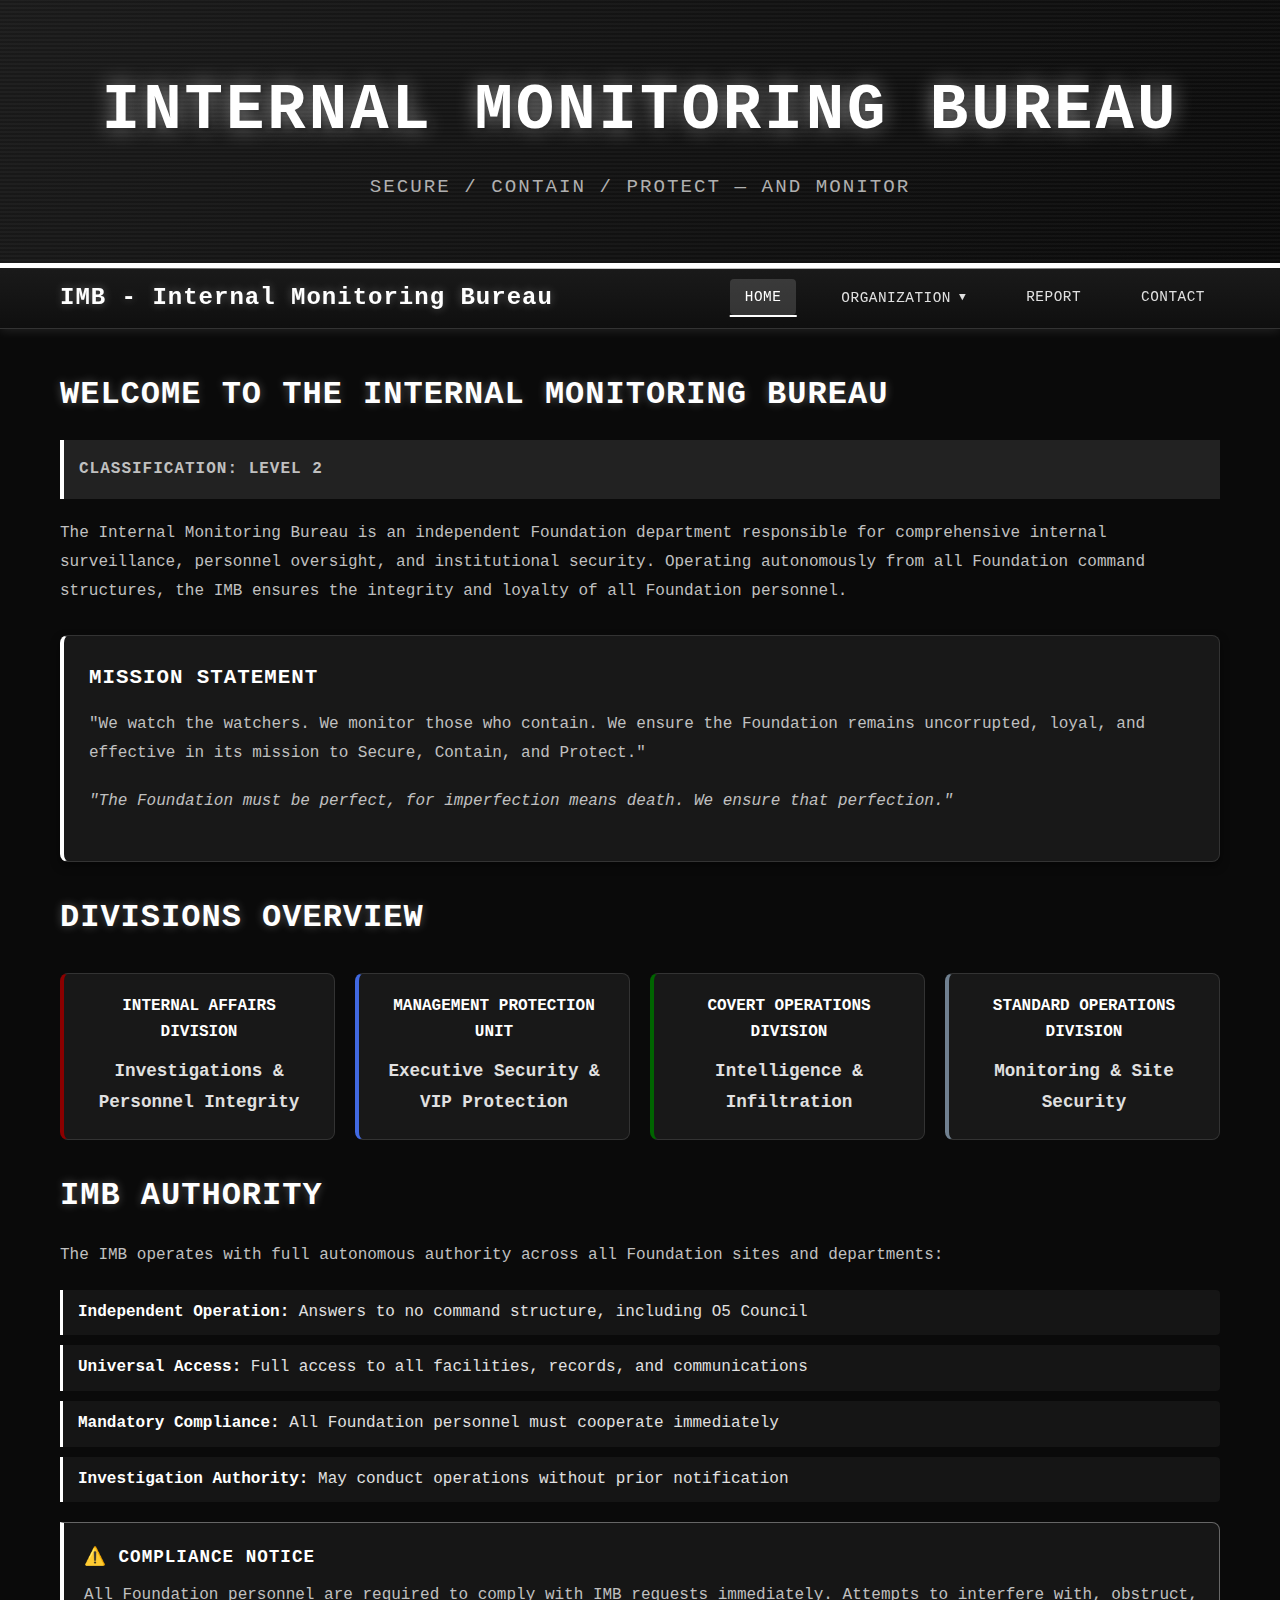
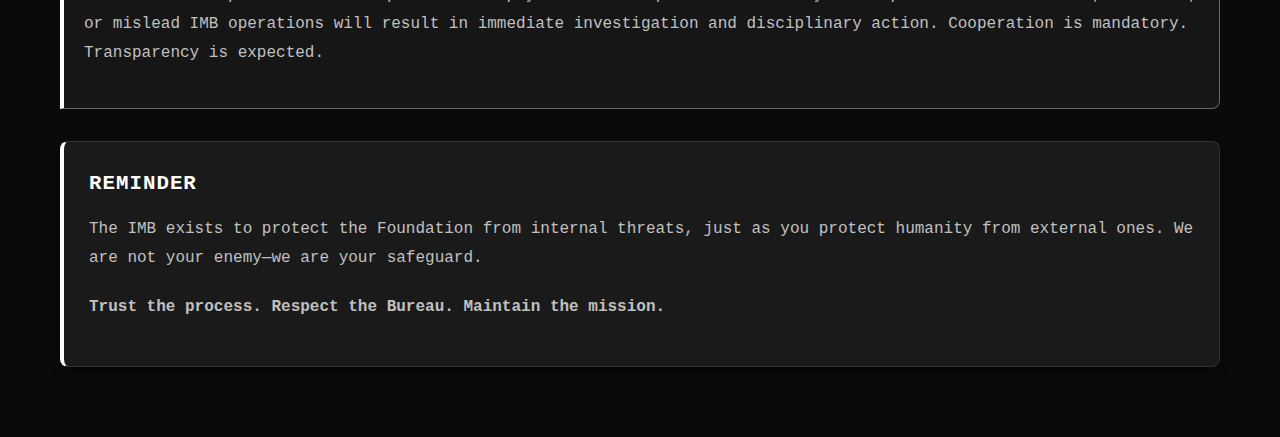
<file: index.html>
<!DOCTYPE html>
<html lang="en">
<head>
    <meta charset="UTF-8">
    <meta name="viewport" content="width=device-width, initial-scale=1.0">
    <title>Internal Monitoring Bureau - SCP Foundation</title>
    <link rel="stylesheet" href="style.css">
    <link rel="icon" type="image/png" href="IMB_Logo.png">
</head>
<body>
    <!-- Hero Section -->
    <section class="hero-section">
        <h1 class="hero-title">INTERNAL MONITORING BUREAU</h1>
        <p class="hero-subtitle">SECURE / CONTAIN / PROTECT — AND MONITOR</p>
    </section>

    <!-- Navigation Bar -->
    <nav class="navbar">
        <div class="navbar-container">
            <a href="index.html" class="nav-logo">IMB - Internal Monitoring Bureau</a>
            
            <ul class="nav-menu">
                <li class="nav-item">
                    <a href="index.html" class="nav-link active">Home</a>
                </li>
                <li class="nav-item dropdown">
                    <a href="organization.html" class="nav-link dropdown-toggle">Organization <span class="dropdown-arrow">▼</span></a>
                    <ul class="dropdown-menu">
                        <li><a href="organization.html" class="dropdown-link">Organization Overview</a></li>
                        <li><a href="divisions.html" class="dropdown-link">Divisions</a></li>
                        <li><a href="ranks.html" class="dropdown-link">Rank Structure</a></li>
                        <li><a href="authority.html" class="dropdown-link">Authority & Jurisdiction</a></li>
                    </ul>
                </li>
                <li class="nav-item">
                    <a href="report.html" class="nav-link">Report</a>
                </li>
                <li class="nav-item">
                    <a href="contact.html" class="nav-link">Contact</a>
                </li>
            </ul>

            <button class="nav-toggle">
                <span></span>
                <span></span>
                <span></span>
            </button>
        </div>
    </nav>

    <!-- Content -->
    <main class="content">
        <h2>Welcome to the Internal Monitoring Bureau</h2>
        <p class="classification classification-red">CLASSIFICATION: LEVEL 2 CLEARANCE REQUIRED</p>
        
        <p>The Internal Monitoring Bureau is an independent Foundation department responsible for comprehensive internal surveillance, personnel oversight, and institutional security. Operating autonomously from all Foundation command structures, the IMB ensures the integrity and loyalty of all Foundation personnel.</p>
        
        <div class="classification-box">
            <h3>Mission Statement</h3>
            <p>"We watch the watchers. We monitor those who contain. We ensure the Foundation remains uncorrupted, loyal, and effective in its mission to Secure, Contain, and Protect."</p>
            <p style="margin-top: 1em; font-style: italic;">"The Foundation must be perfect, for imperfection means death. We ensure that perfection."</p>
        </div>

        <h2>Divisions Overview</h2>
        <div class="specs-grid">
            <div class="spec-item" style="border-left: 4px solid #8B0000;">
                <h4>Internal Affairs Division</h4>
                <p>Investigations & Personnel Integrity</p>
            </div>
            <div class="spec-item" style="border-left: 4px solid #4169E1;">
                <h4>Management Protection Unit</h4>
                <p>Executive Security & VIP Protection</p>
            </div>
            <div class="spec-item" style="border-left: 4px solid #006400;">
                <h4>Covert Operations Division</h4>
                <p>Intelligence & Infiltration</p>
            </div>
            <div class="spec-item" style="border-left: 4px solid #708090;">
                <h4>Standard Operations Division</h4>
                <p>Monitoring & Site Security</p>
            </div>
        </div>

        <h2>IMB Authority</h2>
        <p>The IMB operates with full autonomous authority across all Foundation sites and departments:</p>
        <ul class="feature-list">
            <li><strong>Independent Operation:</strong> Answers to no command structure, including O5 Council</li>
            <li><strong>Universal Access:</strong> Full access to all facilities, records, and communications</li>
            <li><strong>Mandatory Compliance:</strong> All Foundation personnel must cooperate immediately</li>
            <li><strong>Investigation Authority:</strong> May conduct operations without prior notification</li>
        </ul>

        <div class="warning-box warning-box-red">
            <h4>⚠️ COMPLIANCE NOTICE</h4>
            <p>All Foundation personnel are required to comply with IMB requests immediately. Attempts to interfere with, obstruct, or mislead IMB operations will result in immediate investigation and disciplinary action. Cooperation is mandatory. Transparency is expected.</p>
        </div>

        <div class="classification-box" style="margin-top: 2em; background: #1a1a1a; border-left: 4px solid #ffffff;">
            <h3>Reminder</h3>
            <p>The IMB exists to protect the Foundation from internal threats, just as you protect humanity from external ones. We are not your enemy—we are your safeguard.</p>
            <p style="margin-top: 1em;"><strong>Trust the process. Respect the Bureau. Maintain the mission.</strong></p>
        </div>
    </main>

    <script src="script.js"></script>
</body>
</html>
</file>
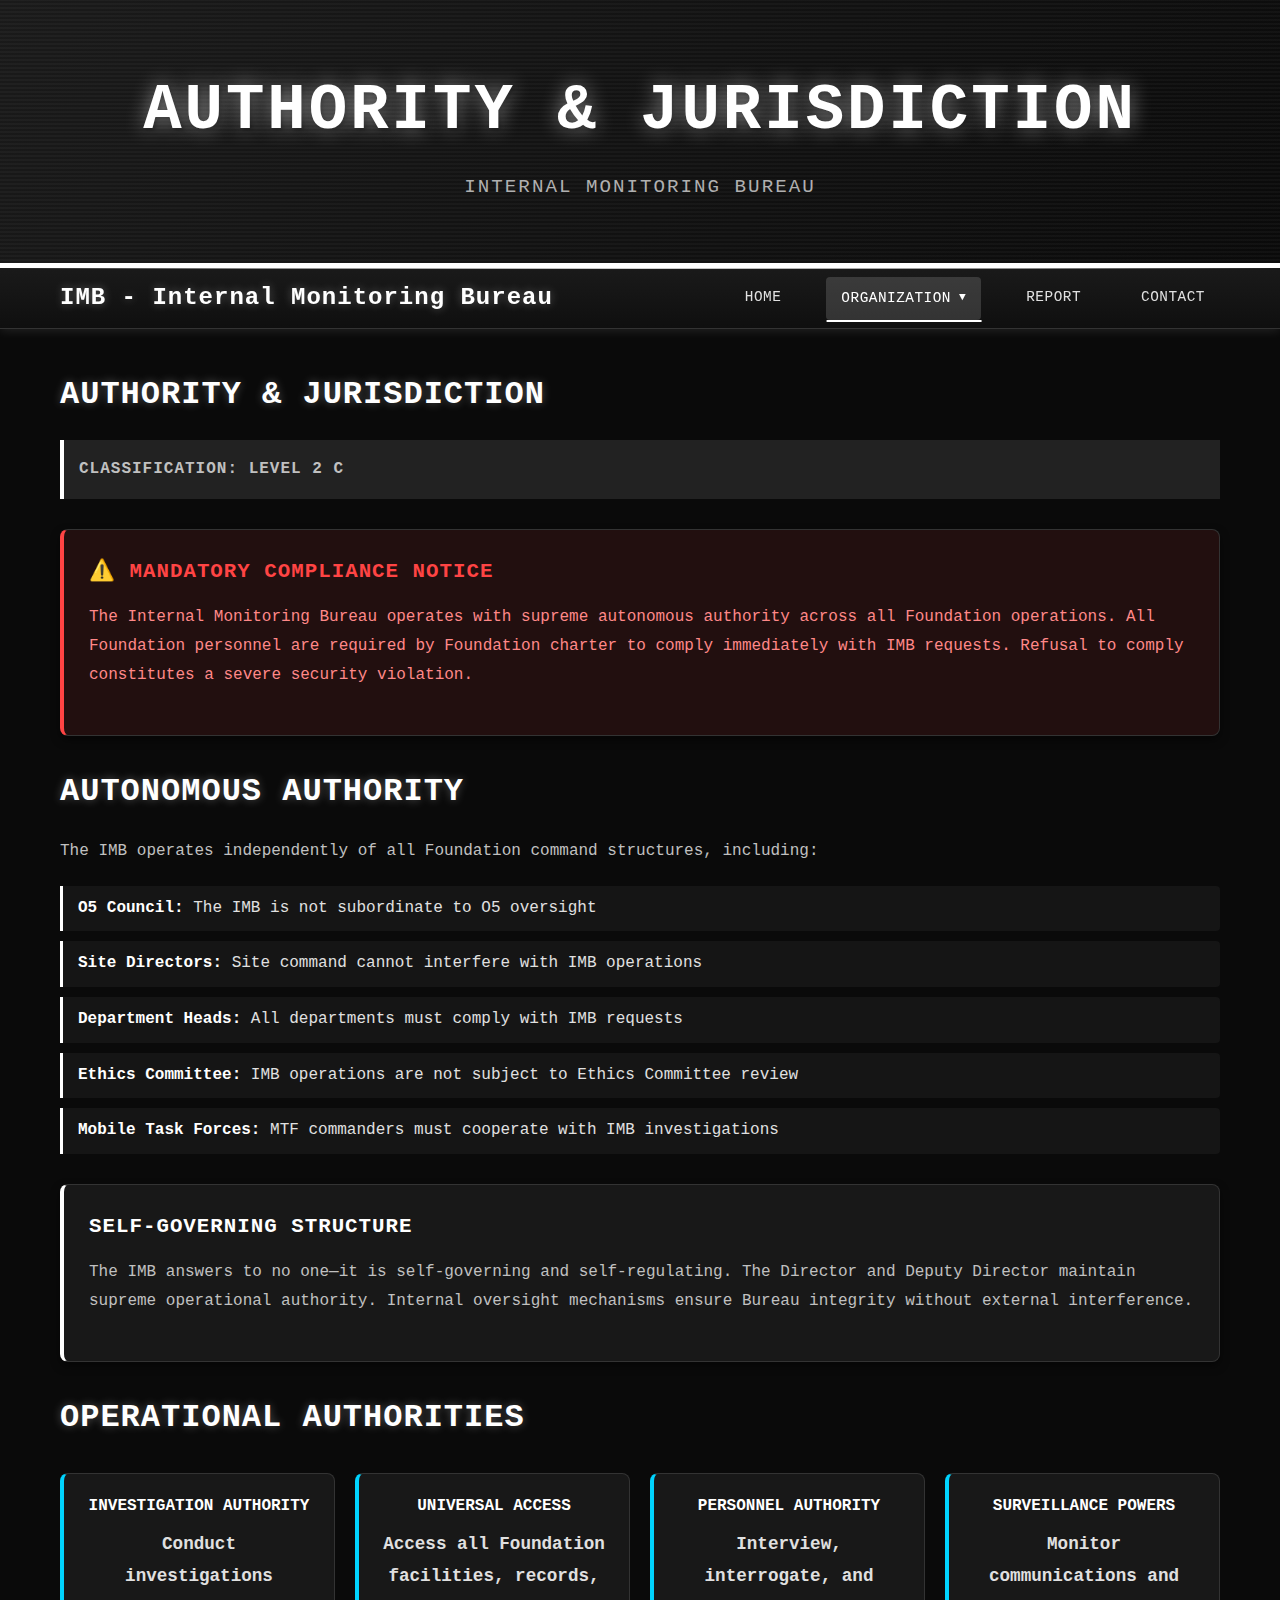
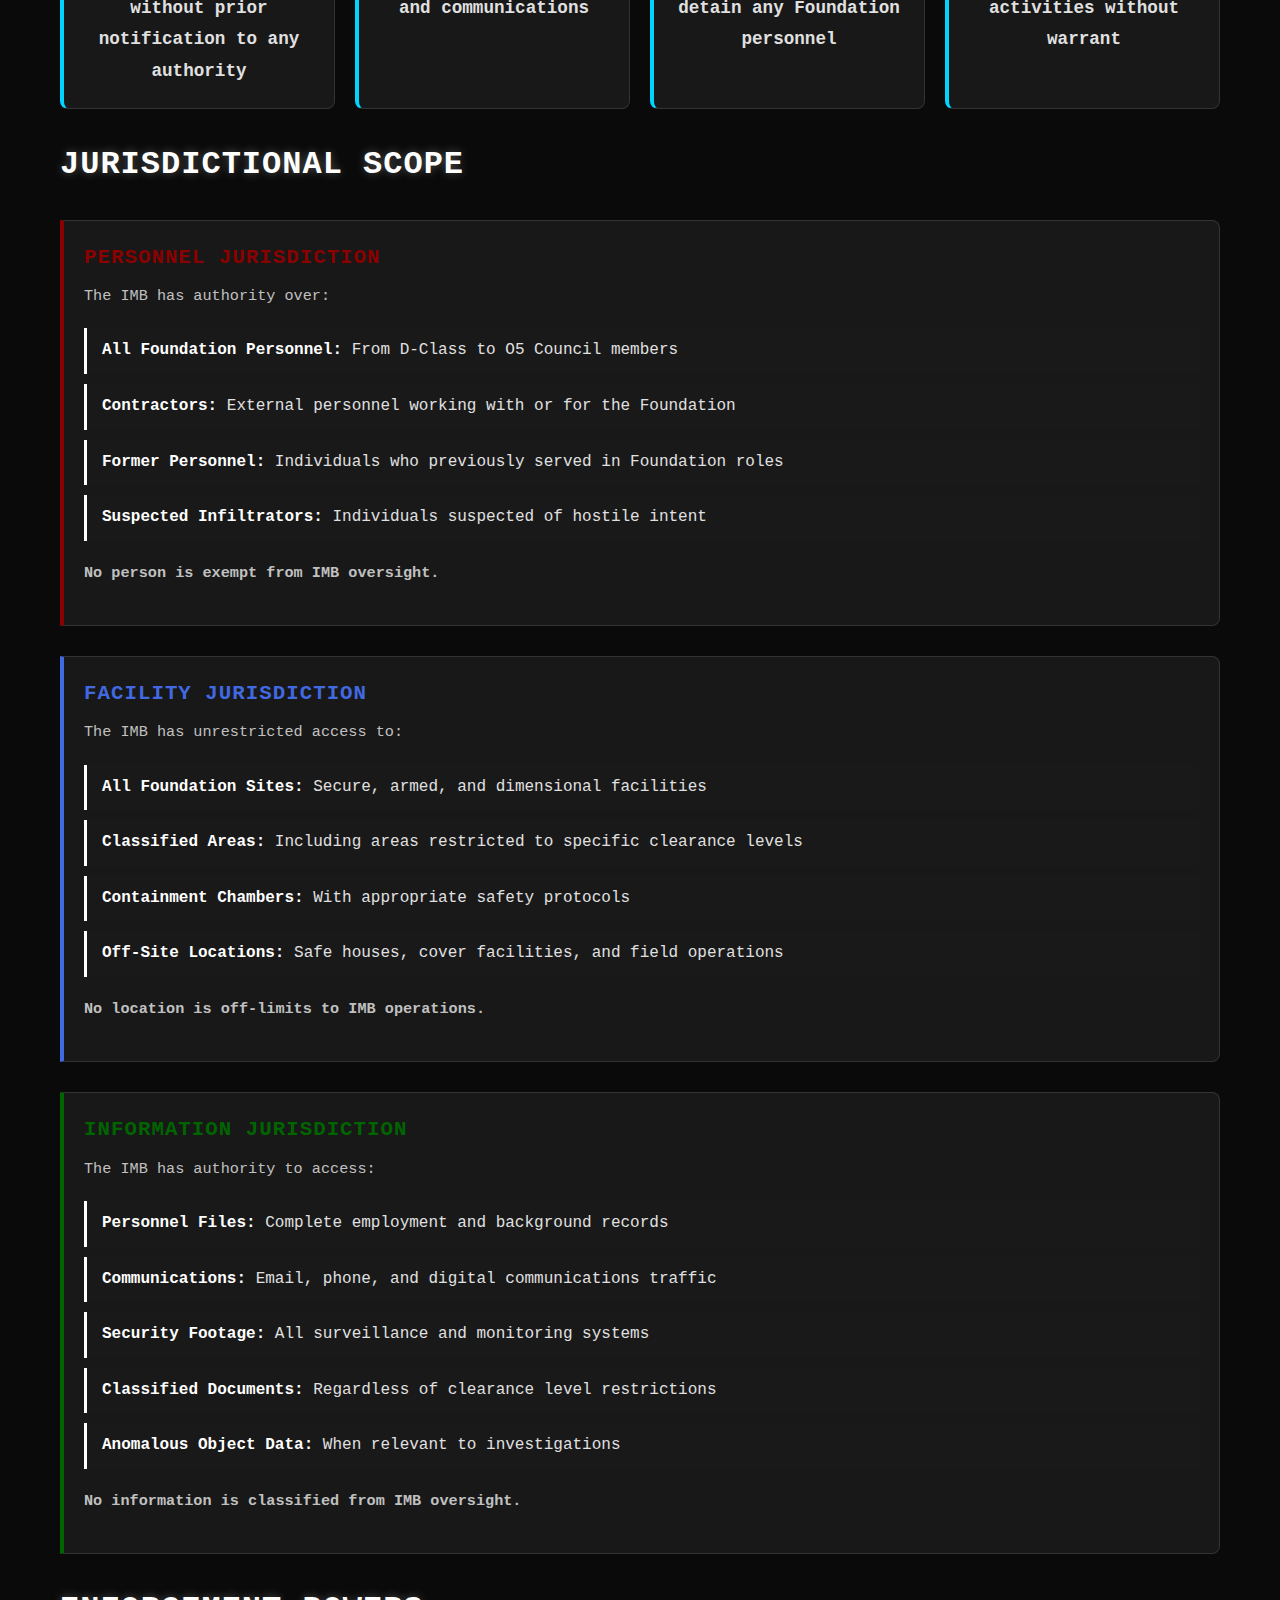
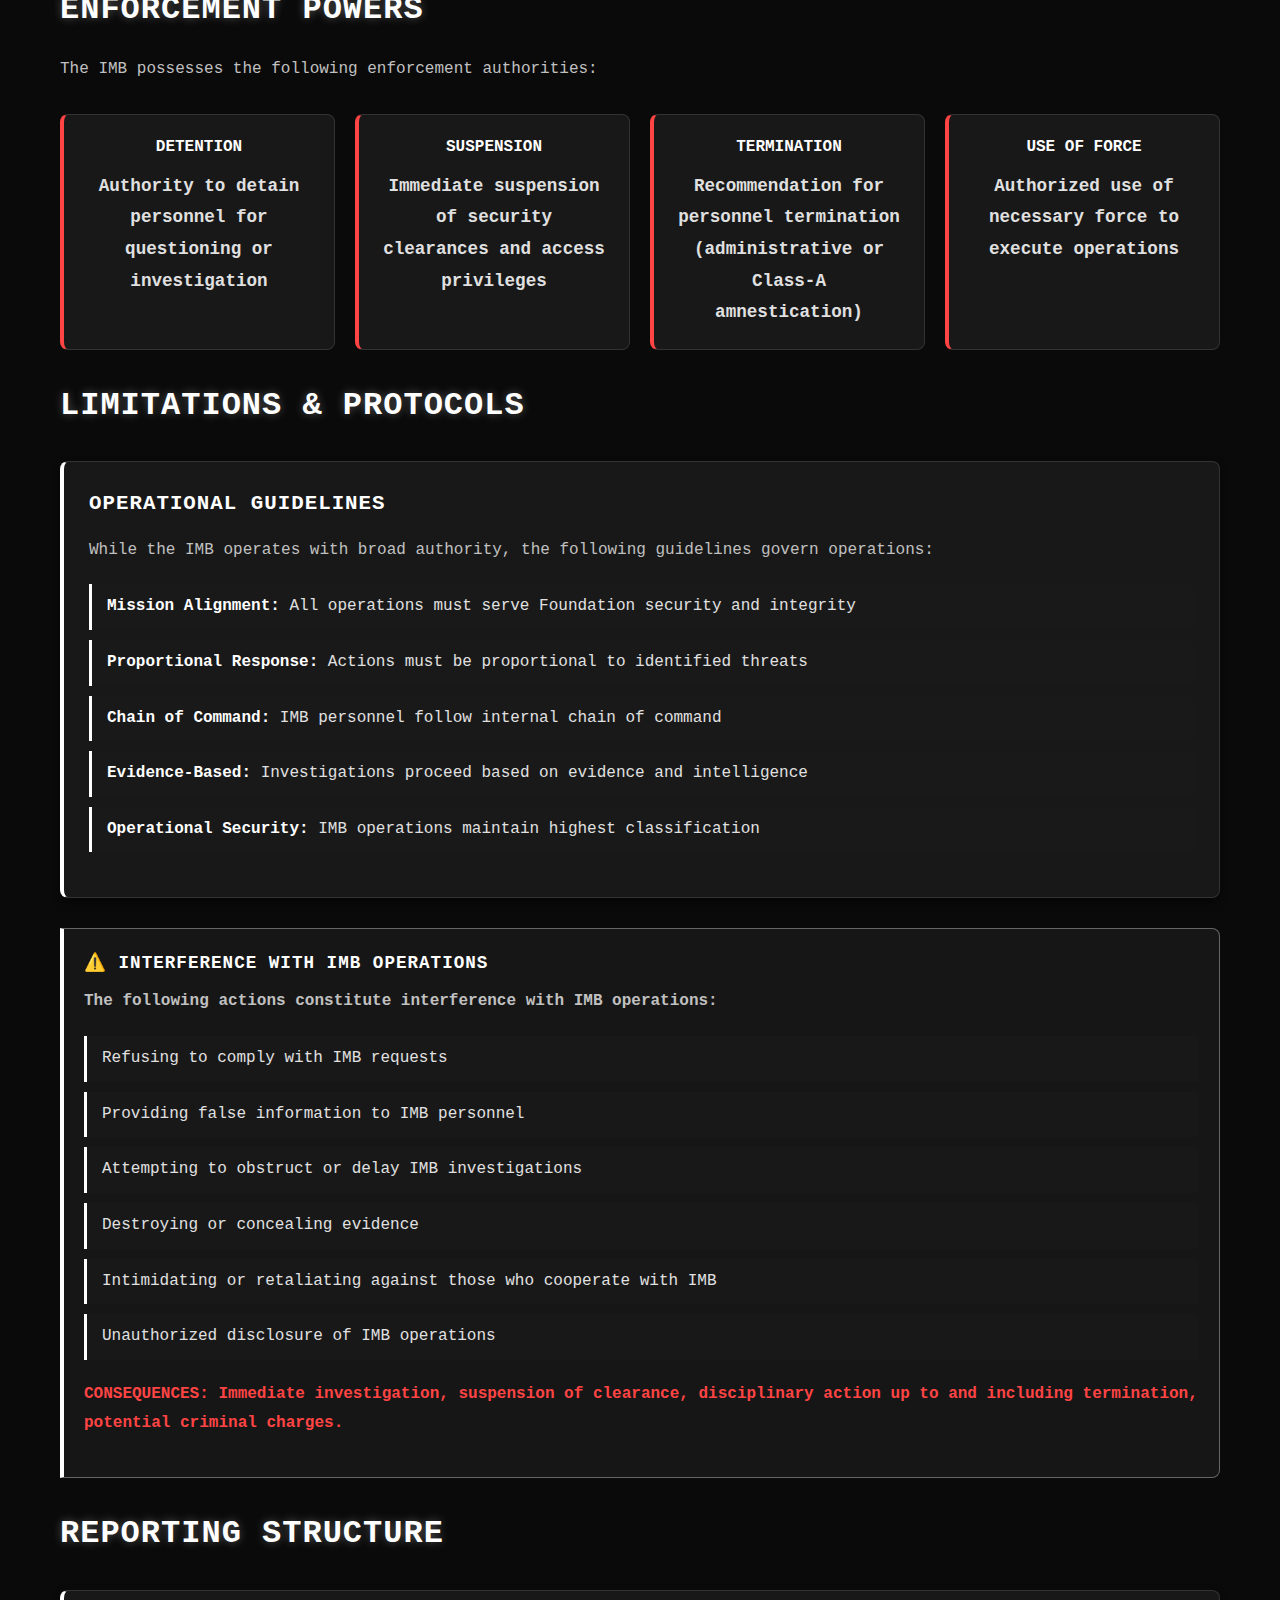
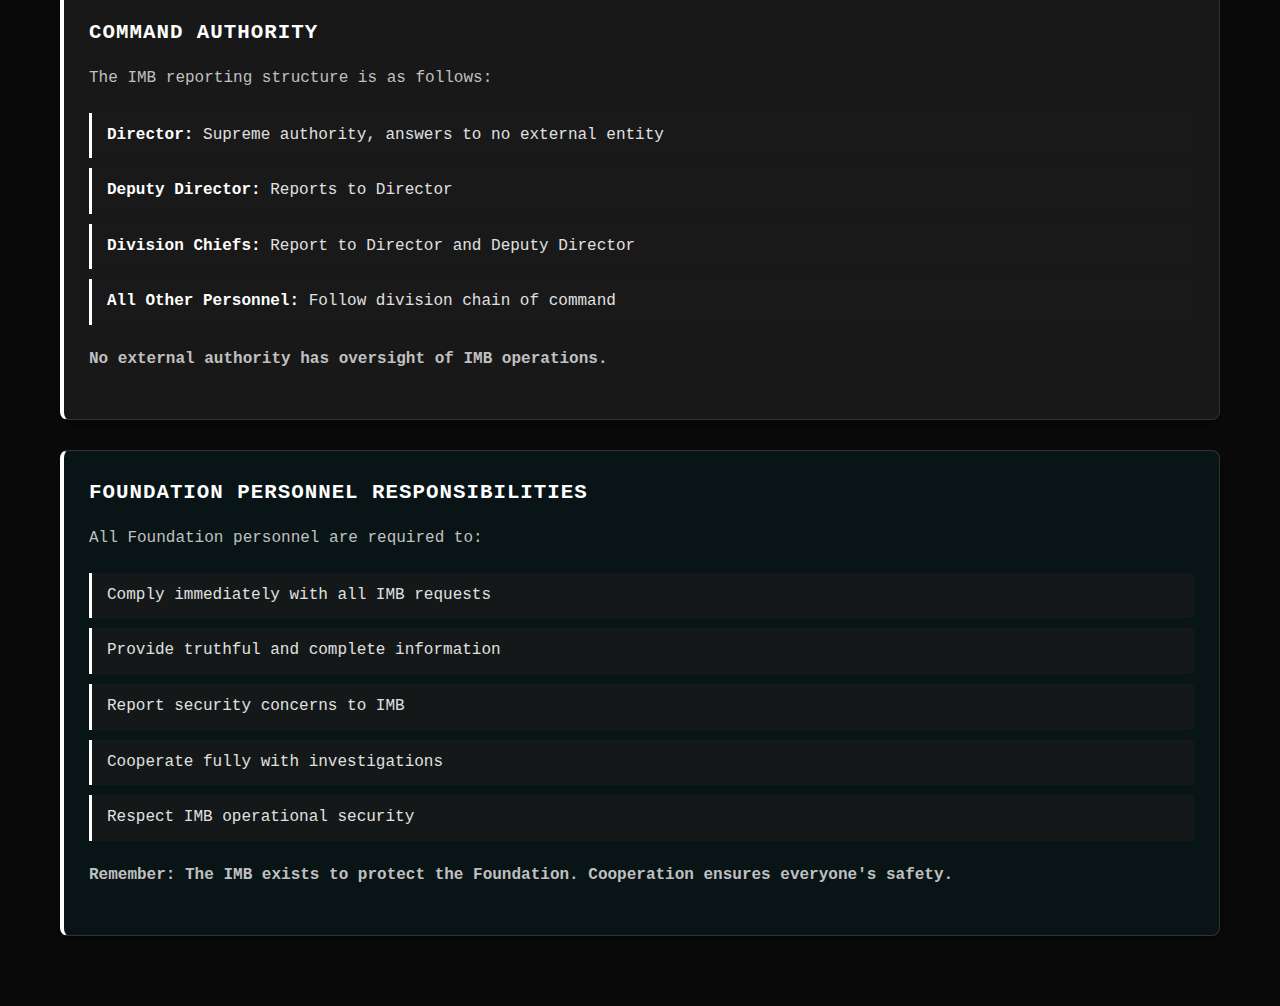
<file: authority.html>
<!DOCTYPE html>
<html lang="en">
<head>
    <meta charset="UTF-8">
    <meta name="viewport" content="width=device-width, initial-scale=1.0">
    <title>Authority & Jurisdiction - Internal Monitoring Bureau</title>
    <link rel="stylesheet" href="style.css">
    <link rel="icon" type="image/png" href="IMB_Logo.png">
</head>
<body>
    <!-- Hero Section -->
    <section class="hero-section">
        <h1 class="hero-title">AUTHORITY & JURISDICTION</h1>
        <p class="hero-subtitle">INTERNAL MONITORING BUREAU</p>
    </section>

    <!-- Navigation Bar -->
    <nav class="navbar">
        <div class="navbar-container">
            <a href="index.html" class="nav-logo">IMB - Internal Monitoring Bureau</a>
            
            <ul class="nav-menu">
                <li class="nav-item">
                    <a href="index.html" class="nav-link">Home</a>
                </li>
                <li class="nav-item dropdown">
                    <a href="organization.html" class="nav-link dropdown-toggle active">Organization <span class="dropdown-arrow">▼</span></a>
                    <ul class="dropdown-menu">
                        <li><a href="organization.html" class="dropdown-link">Organization Overview</a></li>
                        <li><a href="divisions.html" class="dropdown-link">Divisions</a></li>
                        <li><a href="ranks.html" class="dropdown-link">Rank Structure</a></li>
                        <li><a href="authority.html" class="dropdown-link">Authority & Jurisdiction</a></li>
                    </ul>
                </li>
                <li class="nav-item">
                    <a href="report.html" class="nav-link">Report</a>
                </li>
                <li class="nav-item">
                    <a href="contact.html" class="nav-link">Contact</a>
                </li>
            </ul>

            <button class="nav-toggle">
                <span></span>
                <span></span>
                <span></span>
            </button>
        </div>
    </nav>

    <!-- Content -->
    <main class="content">
        <h2>Authority & Jurisdiction</h2>
        <p class="classification classification-red">CLASSIFICATION: LEVEL 2 CLEARANCE REQUIRED - Document ID: IMB-AUTH-001</p>
        
        <div class="classification-box" style="background: rgba(255, 68, 68, 0.1); border-left-color: #ff4444;">
            <h3 style="color: #ff4444;">⚠️ MANDATORY COMPLIANCE NOTICE</h3>
            <p style="color: #ff8888;">The Internal Monitoring Bureau operates with supreme autonomous authority across all Foundation operations. All Foundation personnel are required by Foundation charter to comply immediately with IMB requests. Refusal to comply constitutes a severe security violation.</p>
        </div>

        <h2>Autonomous Authority</h2>
        <p>The IMB operates independently of all Foundation command structures, including:</p>
        <ul class="feature-list">
            <li><strong>O5 Council:</strong> The IMB is not subordinate to O5 oversight</li>
            <li><strong>Site Directors:</strong> Site command cannot interfere with IMB operations</li>
            <li><strong>Department Heads:</strong> All departments must comply with IMB requests</li>
            <li><strong>Ethics Committee:</strong> IMB operations are not subject to Ethics Committee review</li>
            <li><strong>Mobile Task Forces:</strong> MTF commanders must cooperate with IMB investigations</li>
        </ul>

        <div class="classification-box">
            <h3>Self-Governing Structure</h3>
            <p>The IMB answers to no one—it is self-governing and self-regulating. The Director and Deputy Director maintain supreme operational authority. Internal oversight mechanisms ensure Bureau integrity without external interference.</p>
        </div>

        <h2>Operational Authorities</h2>

        <div class="specs-grid" style="margin-top: 30px;">
            <div class="spec-item" style="border-left: 4px solid #00d4ff;">
                <h4>Investigation Authority</h4>
                <p>Conduct investigations without prior notification to any authority</p>
            </div>
            <div class="spec-item" style="border-left: 4px solid #00d4ff;">
                <h4>Universal Access</h4>
                <p>Access all Foundation facilities, records, and communications</p>
            </div>
            <div class="spec-item" style="border-left: 4px solid #00d4ff;">
                <h4>Personnel Authority</h4>
                <p>Interview, interrogate, and detain any Foundation personnel</p>
            </div>
            <div class="spec-item" style="border-left: 4px solid #00d4ff;">
                <h4>Surveillance Powers</h4>
                <p>Monitor communications and activities without warrant</p>
            </div>
        </div>

        <h2>Jurisdictional Scope</h2>

        <div class="division-card iad" style="margin: 30px 0;">
            <h3>Personnel Jurisdiction</h3>
            <p>The IMB has authority over:</p>
            <ul class="feature-list">
                <li><strong>All Foundation Personnel:</strong> From D-Class to O5 Council members</li>
                <li><strong>Contractors:</strong> External personnel working with or for the Foundation</li>
                <li><strong>Former Personnel:</strong> Individuals who previously served in Foundation roles</li>
                <li><strong>Suspected Infiltrators:</strong> Individuals suspected of hostile intent</li>
            </ul>
            <p style="margin-top: 15px;"><strong>No person is exempt from IMB oversight.</strong></p>
        </div>

        <div class="division-card mpu" style="margin: 30px 0;">
            <h3>Facility Jurisdiction</h3>
            <p>The IMB has unrestricted access to:</p>
            <ul class="feature-list">
                <li><strong>All Foundation Sites:</strong> Secure, armed, and dimensional facilities</li>
                <li><strong>Classified Areas:</strong> Including areas restricted to specific clearance levels</li>
                <li><strong>Containment Chambers:</strong> With appropriate safety protocols</li>
                <li><strong>Off-Site Locations:</strong> Safe houses, cover facilities, and field operations</li>
            </ul>
            <p style="margin-top: 15px;"><strong>No location is off-limits to IMB operations.</strong></p>
        </div>

        <div class="division-card cod" style="margin: 30px 0;">
            <h3>Information Jurisdiction</h3>
            <p>The IMB has authority to access:</p>
            <ul class="feature-list">
                <li><strong>Personnel Files:</strong> Complete employment and background records</li>
                <li><strong>Communications:</strong> Email, phone, and digital communications traffic</li>
                <li><strong>Security Footage:</strong> All surveillance and monitoring systems</li>
                <li><strong>Classified Documents:</strong> Regardless of clearance level restrictions</li>
                <li><strong>Anomalous Object Data:</strong> When relevant to investigations</li>
            </ul>
            <p style="margin-top: 15px;"><strong>No information is classified from IMB oversight.</strong></p>
        </div>

        <h2>Enforcement Powers</h2>
        <p>The IMB possesses the following enforcement authorities:</p>

        <div class="specs-grid">
            <div class="spec-item" style="border-left: 4px solid #ff4444;">
                <h4>Detention</h4>
                <p>Authority to detain personnel for questioning or investigation</p>
            </div>
            <div class="spec-item" style="border-left: 4px solid #ff4444;">
                <h4>Suspension</h4>
                <p>Immediate suspension of security clearances and access privileges</p>
            </div>
            <div class="spec-item" style="border-left: 4px solid #ff4444;">
                <h4>Termination</h4>
                <p>Recommendation for personnel termination (administrative or Class-A amnestication)</p>
            </div>
            <div class="spec-item" style="border-left: 4px solid #ff4444;">
                <h4>Use of Force</h4>
                <p>Authorized use of necessary force to execute operations</p>
            </div>
        </div>

        <h2>Limitations & Protocols</h2>
        
        <div class="classification-box">
            <h3>Operational Guidelines</h3>
            <p>While the IMB operates with broad authority, the following guidelines govern operations:</p>
            <ul class="feature-list">
                <li><strong>Mission Alignment:</strong> All operations must serve Foundation security and integrity</li>
                <li><strong>Proportional Response:</strong> Actions must be proportional to identified threats</li>
                <li><strong>Chain of Command:</strong> IMB personnel follow internal chain of command</li>
                <li><strong>Evidence-Based:</strong> Investigations proceed based on evidence and intelligence</li>
                <li><strong>Operational Security:</strong> IMB operations maintain highest classification</li>
            </ul>
        </div>

        <div class="warning-box warning-box-red">
            <h4>⚠️ INTERFERENCE WITH IMB OPERATIONS</h4>
            <p><strong>The following actions constitute interference with IMB operations:</strong></p>
            <ul class="feature-list" style="margin-top: 10px;">
                <li>Refusing to comply with IMB requests</li>
                <li>Providing false information to IMB personnel</li>
                <li>Attempting to obstruct or delay IMB investigations</li>
                <li>Destroying or concealing evidence</li>
                <li>Intimidating or retaliating against those who cooperate with IMB</li>
                <li>Unauthorized disclosure of IMB operations</li>
            </ul>
            <p style="margin-top: 15px; color: #ff4444;"><strong>CONSEQUENCES: Immediate investigation, suspension of clearance, disciplinary action up to and including termination, potential criminal charges.</strong></p>
        </div>

        <h2>Reporting Structure</h2>
        <div class="classification-box">
            <h3>Command Authority</h3>
            <p>The IMB reporting structure is as follows:</p>
            <ul class="feature-list">
                <li><strong>Director:</strong> Supreme authority, answers to no external entity</li>
                <li><strong>Deputy Director:</strong> Reports to Director</li>
                <li><strong>Division Chiefs:</strong> Report to Director and Deputy Director</li>
                <li><strong>All Other Personnel:</strong> Follow division chain of command</li>
            </ul>
            <p style="margin-top: 15px;"><strong>No external authority has oversight of IMB operations.</strong></p>
        </div>

        <div class="classification-box" style="margin-top: 30px; background: rgba(0, 212, 255, 0.05);">
            <h3>Foundation Personnel Responsibilities</h3>
            <p>All Foundation personnel are required to:</p>
            <ul class="feature-list">
                <li>Comply immediately with all IMB requests</li>
                <li>Provide truthful and complete information</li>
                <li>Report security concerns to IMB</li>
                <li>Cooperate fully with investigations</li>
                <li>Respect IMB operational security</li>
            </ul>
            <p style="margin-top: 15px;"><strong>Remember: The IMB exists to protect the Foundation. Cooperation ensures everyone's safety.</strong></p>
        </div>
    </main>

    <script src="script.js"></script>
</body>
</html>
</file>
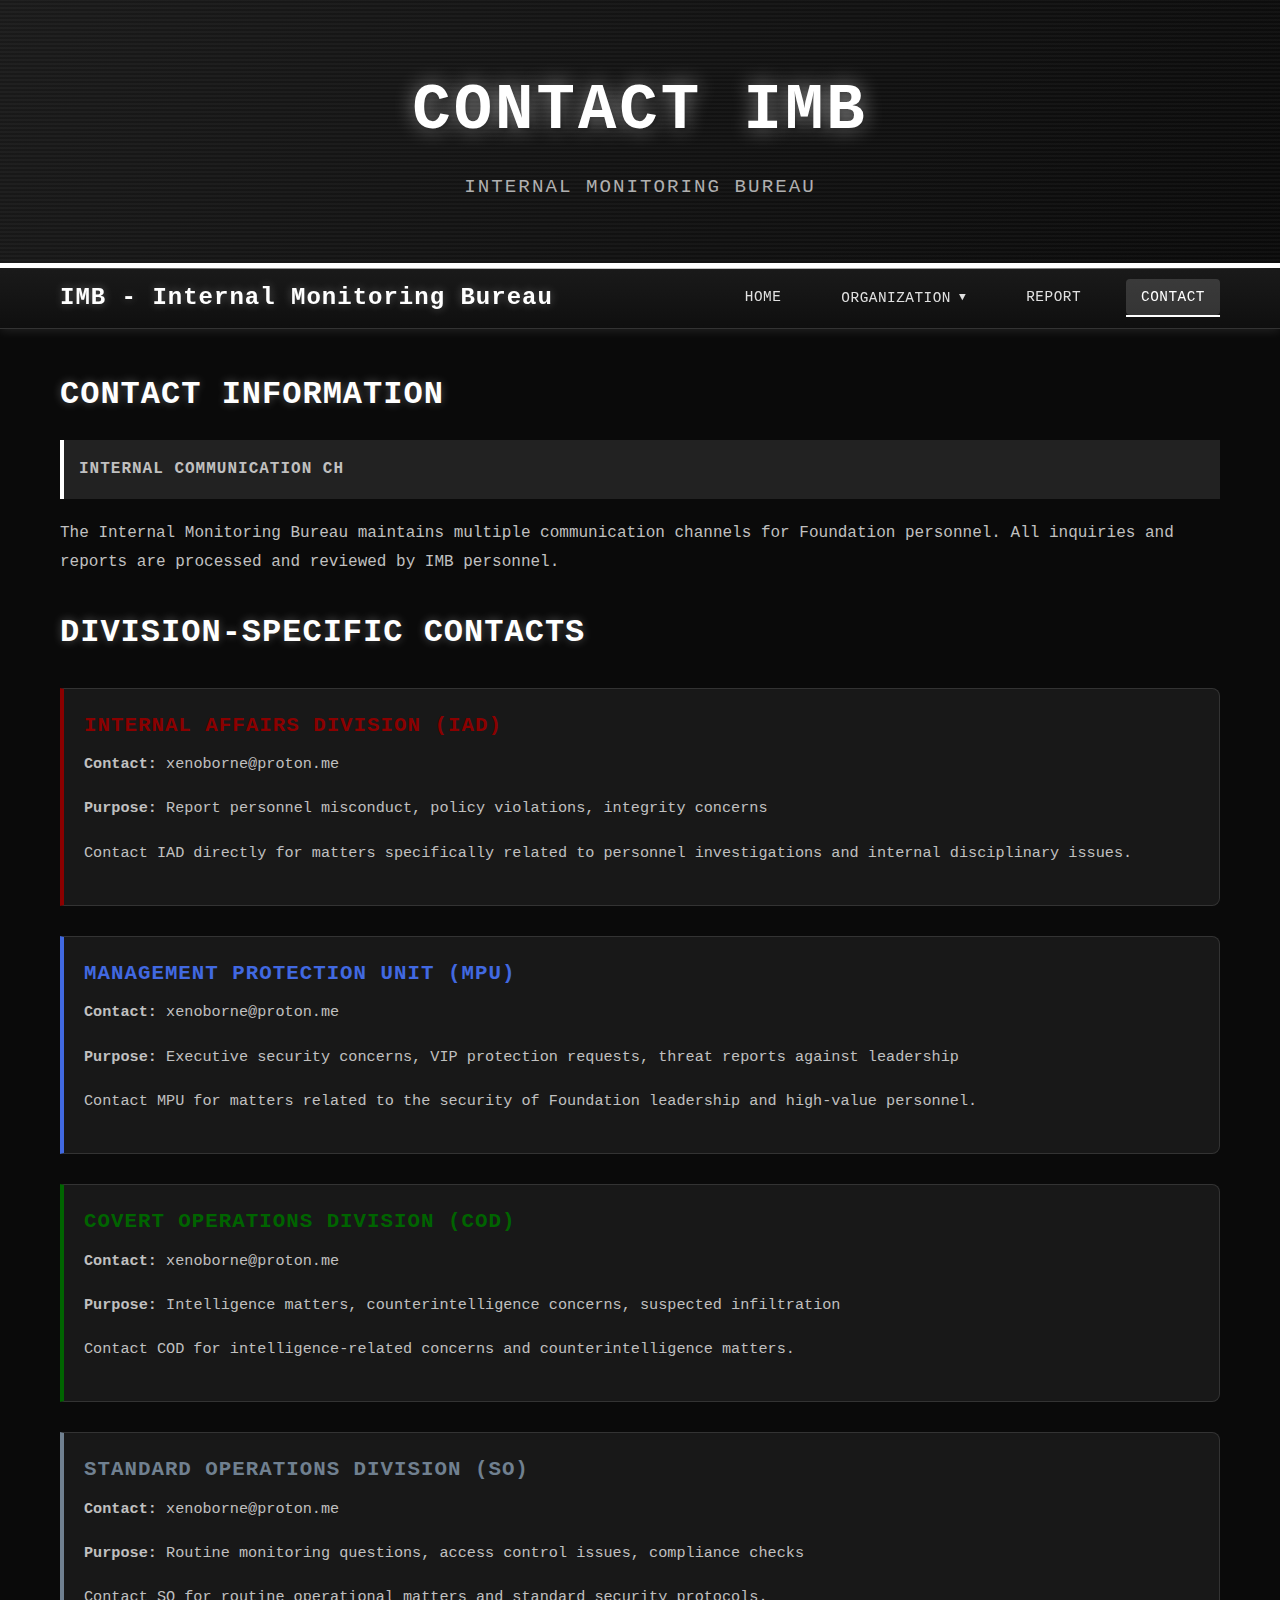
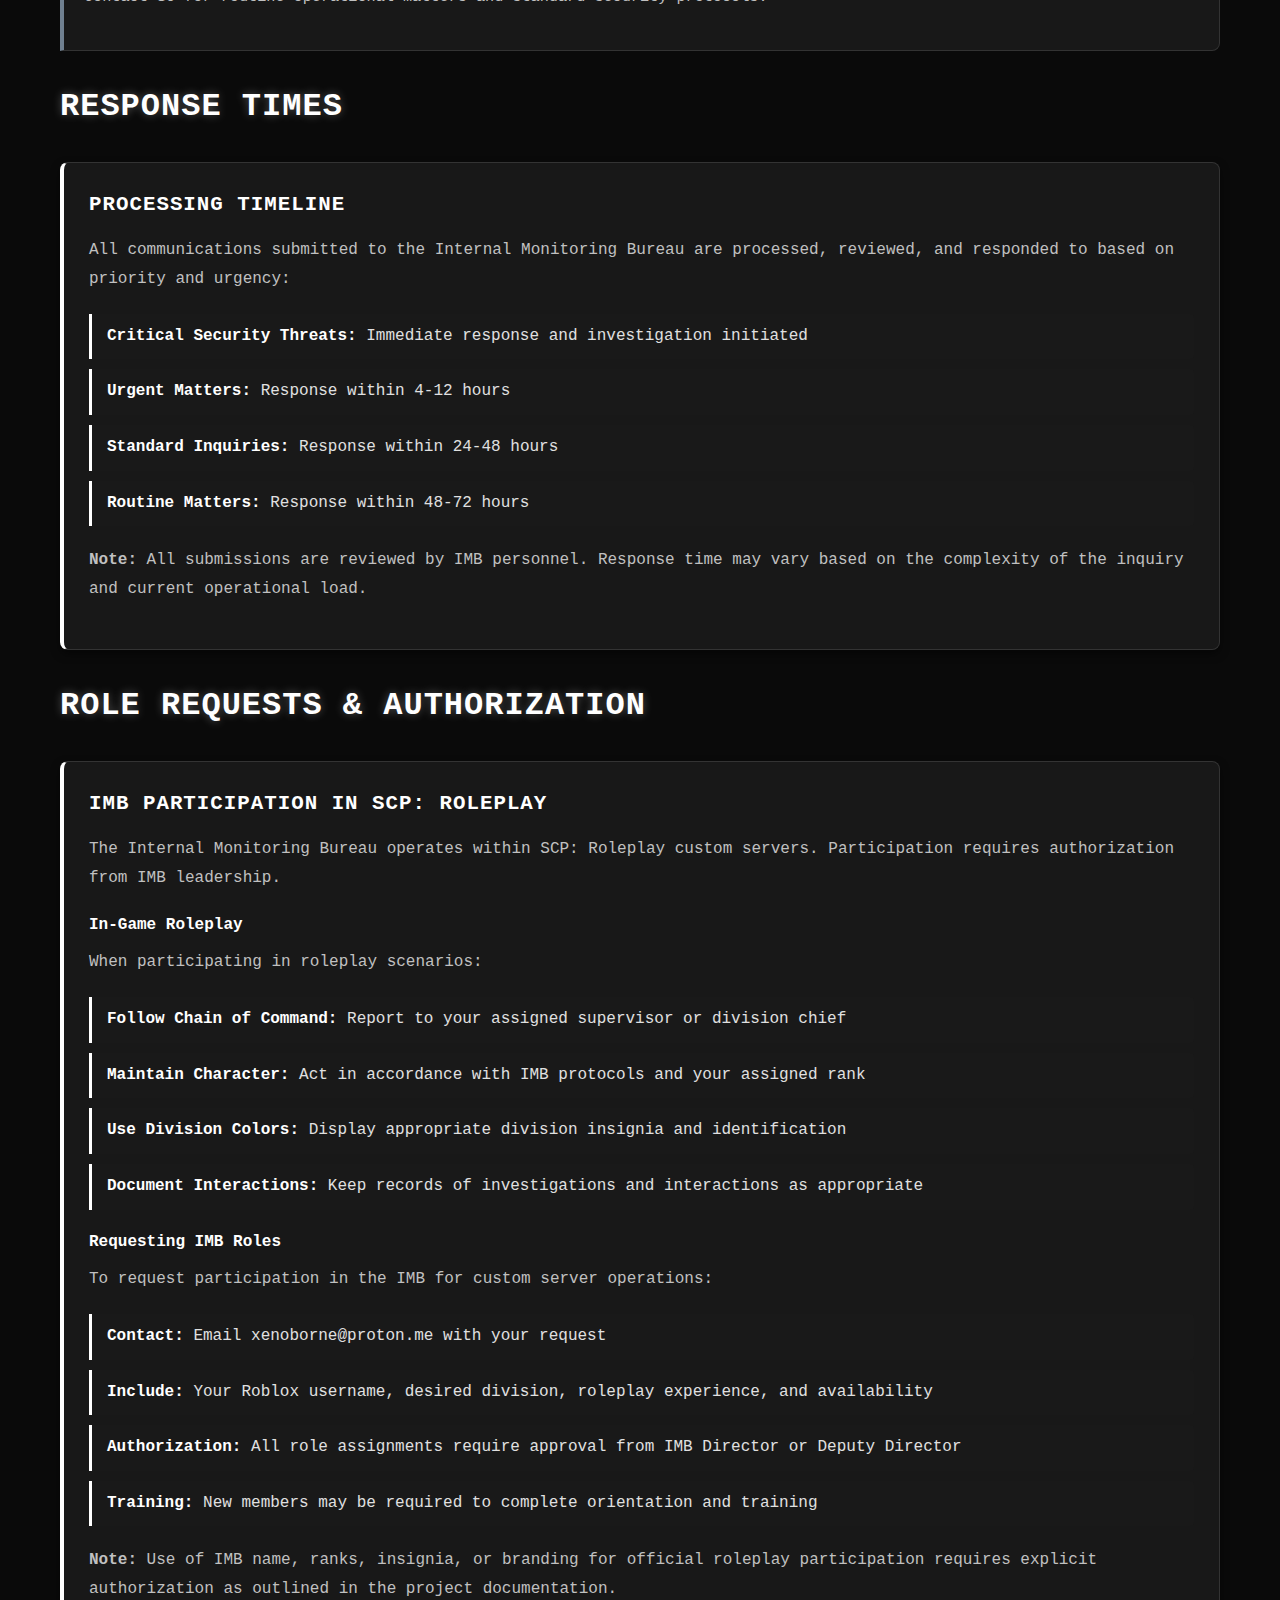
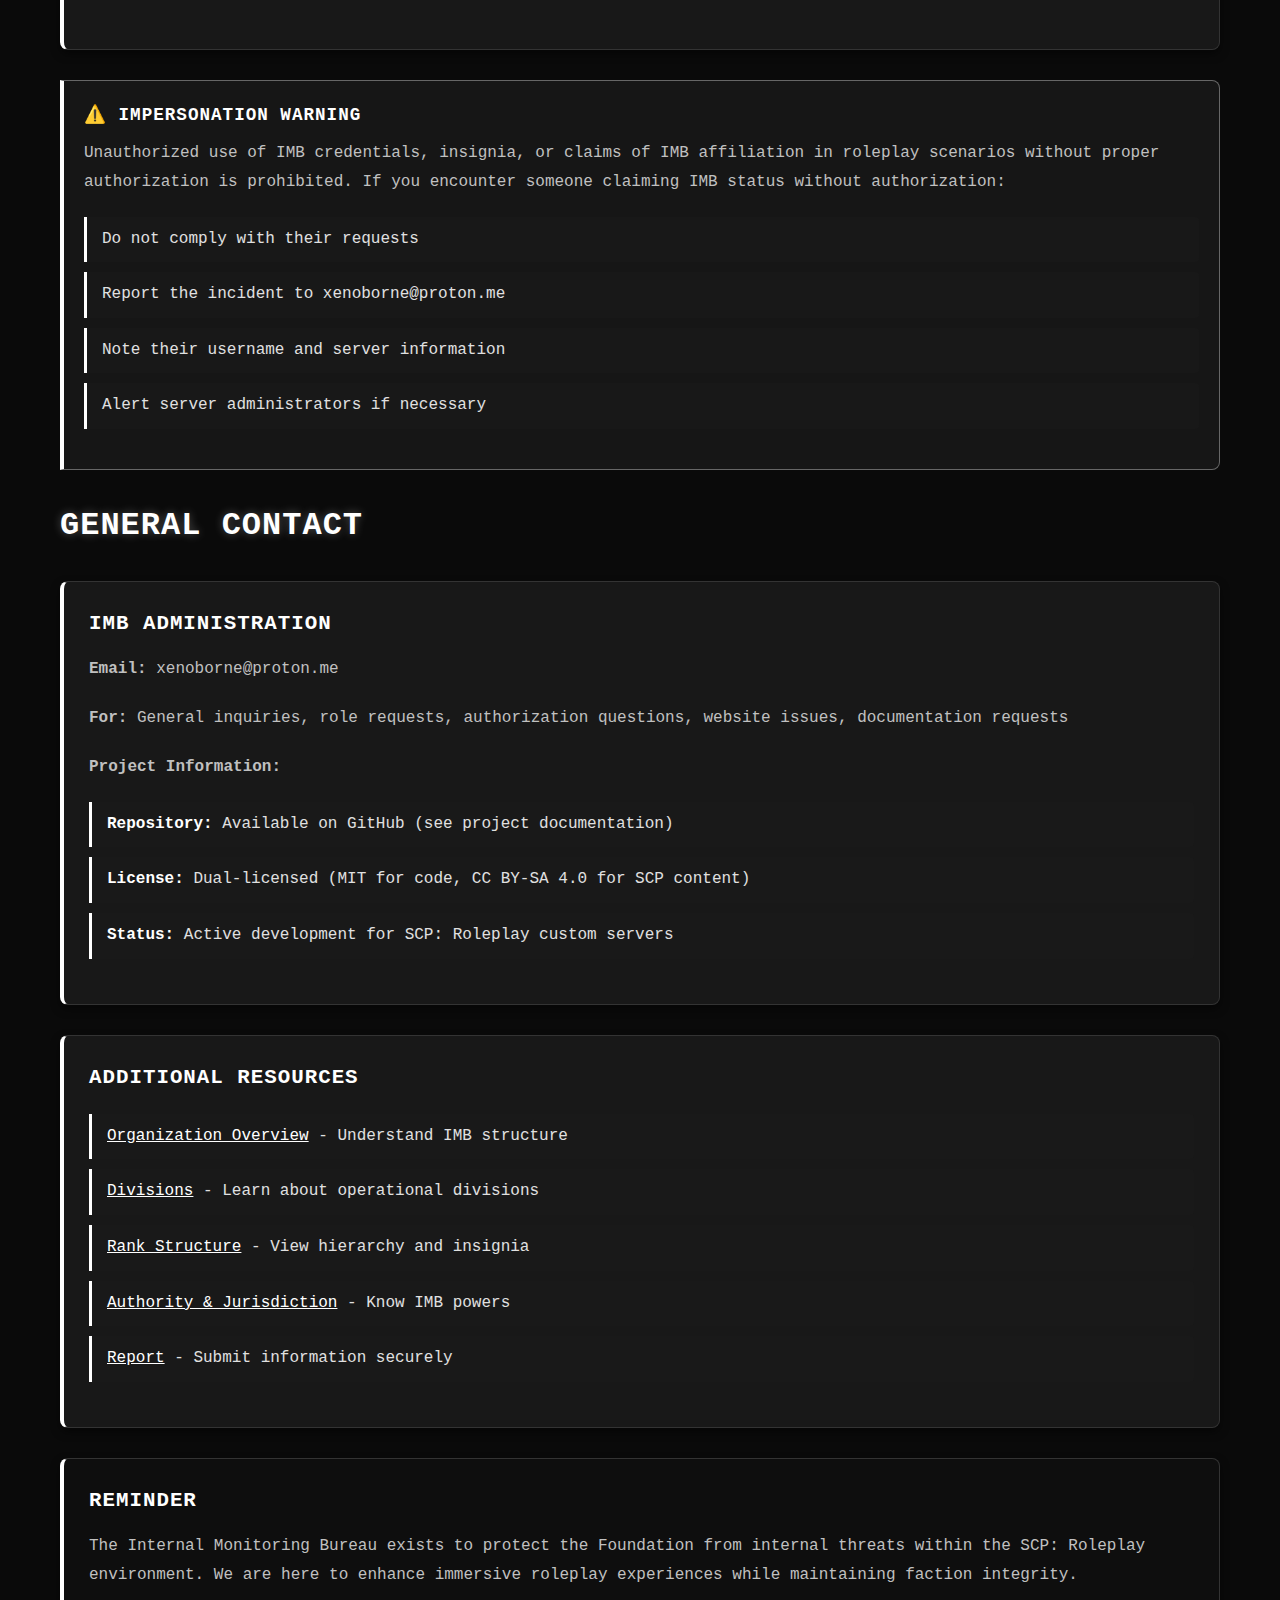
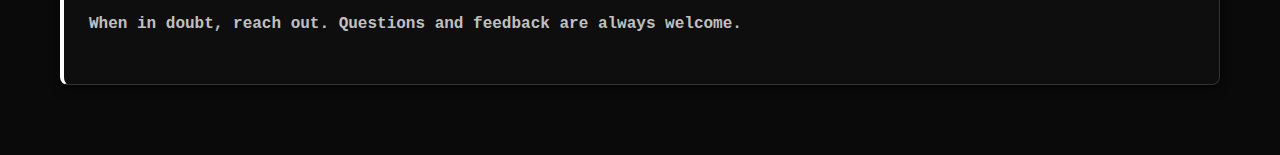
<file: contact.html>
<!DOCTYPE html>
<html lang="en">
<head>
    <meta charset="UTF-8">
    <meta name="viewport" content="width=device-width, initial-scale=1.0">
    <title>Contact - Internal Monitoring Bureau</title>
    <link rel="stylesheet" href="style.css">
    <link rel="icon" type="image/png" href="IMB_Logo.png">
</head>
<body>
    <!-- Hero Section -->
    <section class="hero-section">
        <h1 class="hero-title">CONTACT IMB</h1>
        <p class="hero-subtitle">INTERNAL MONITORING BUREAU</p>
    </section>

    <!-- Navigation Bar -->
    <nav class="navbar">
        <div class="navbar-container">
            <a href="index.html" class="nav-logo">IMB - Internal Monitoring Bureau</a>
            
            <ul class="nav-menu">
                <li class="nav-item">
                    <a href="index.html" class="nav-link">Home</a>
                </li>
                <li class="nav-item dropdown">
                    <a href="organization.html" class="nav-link dropdown-toggle">Organization <span class="dropdown-arrow">▼</span></a>
                    <ul class="dropdown-menu">
                        <li><a href="organization.html" class="dropdown-link">Organization Overview</a></li>
                        <li><a href="divisions.html" class="dropdown-link">Divisions</a></li>
                        <li><a href="ranks.html" class="dropdown-link">Rank Structure</a></li>
                        <li><a href="authority.html" class="dropdown-link">Authority & Jurisdiction</a></li>
                    </ul>
                </li>
                <li class="nav-item">
                    <a href="report.html" class="nav-link">Report</a>
                </li>
                <li class="nav-item">
                    <a href="contact.html" class="nav-link active">Contact</a>
                </li>
            </ul>

            <button class="nav-toggle">
                <span></span>
                <span></span>
                <span></span>
            </button>
        </div>
    </nav>

    <!-- Content -->
    <main class="content">
        <h2>Contact Information</h2>
        <p class="classification classification-red">INTERNAL COMMUNICATION CHANNELS - FOUNDATION PERSONNEL ONLY</p>
        
        <p>The Internal Monitoring Bureau maintains multiple communication channels for Foundation personnel. All inquiries and reports are processed and reviewed by IMB personnel.</p>

        <h2>Division-Specific Contacts</h2>

        <div class="division-card iad" style="margin: 30px 0;">
            <h3>Internal Affairs Division (IAD)</h3>
            <p><strong>Contact:</strong> xenoborne@proton.me</p>
            <p><strong>Purpose:</strong> Report personnel misconduct, policy violations, integrity concerns</p>
            <p style="margin-top: 15px; color: #c0c0c0;">Contact IAD directly for matters specifically related to personnel investigations and internal disciplinary issues.</p>
        </div>

        <div class="division-card mpu" style="margin: 30px 0;">
            <h3>Management Protection Unit (MPU)</h3>
            <p><strong>Contact:</strong> xenoborne@proton.me</p>
            <p><strong>Purpose:</strong> Executive security concerns, VIP protection requests, threat reports against leadership</p>
            <p style="margin-top: 15px; color: #c0c0c0;">Contact MPU for matters related to the security of Foundation leadership and high-value personnel.</p>
        </div>

        <div class="division-card cod" style="margin: 30px 0;">
            <h3>Covert Operations Division (COD)</h3>
            <p><strong>Contact:</strong> xenoborne@proton.me</p>
            <p><strong>Purpose:</strong> Intelligence matters, counterintelligence concerns, suspected infiltration</p>
            <p style="margin-top: 15px; color: #c0c0c0;">Contact COD for intelligence-related concerns and counterintelligence matters.</p>
        </div>

        <div class="division-card so" style="margin: 30px 0;">
            <h3>Standard Operations Division (SO)</h3>
            <p><strong>Contact:</strong> xenoborne@proton.me</p>
            <p><strong>Purpose:</strong> Routine monitoring questions, access control issues, compliance checks</p>
            <p style="margin-top: 15px; color: #c0c0c0;">Contact SO for routine operational matters and standard security protocols.</p>
        </div>

        <h2>Response Times</h2>
        <div class="classification-box">
            <h3>Processing Timeline</h3>
            <p>All communications submitted to the Internal Monitoring Bureau are processed, reviewed, and responded to based on priority and urgency:</p>
            <ul class="feature-list">
                <li><strong>Critical Security Threats:</strong> Immediate response and investigation initiated</li>
                <li><strong>Urgent Matters:</strong> Response within 4-12 hours</li>
                <li><strong>Standard Inquiries:</strong> Response within 24-48 hours</li>
                <li><strong>Routine Matters:</strong> Response within 48-72 hours</li>
            </ul>
            <p style="margin-top: 15px;"><strong>Note:</strong> All submissions are reviewed by IMB personnel. Response time may vary based on the complexity of the inquiry and current operational load.</p>
        </div>

        <h2>Role Requests & Authorization</h2>
        <div class="classification-box">
            <h3>IMB Participation in SCP: Roleplay</h3>
            <p>The Internal Monitoring Bureau operates within SCP: Roleplay custom servers. Participation requires authorization from IMB leadership.</p>
            
            <h4 style="color: #ffffff; margin-top: 20px; margin-bottom: 10px;">In-Game Roleplay</h4>
            <p>When participating in roleplay scenarios:</p>
            <ul class="feature-list">
                <li><strong>Follow Chain of Command:</strong> Report to your assigned supervisor or division chief</li>
                <li><strong>Maintain Character:</strong> Act in accordance with IMB protocols and your assigned rank</li>
                <li><strong>Use Division Colors:</strong> Display appropriate division insignia and identification</li>
                <li><strong>Document Interactions:</strong> Keep records of investigations and interactions as appropriate</li>
            </ul>

            <h4 style="color: #ffffff; margin-top: 20px; margin-bottom: 10px;">Requesting IMB Roles</h4>
            <p>To request participation in the IMB for custom server operations:</p>
            <ul class="feature-list">
                <li><strong>Contact:</strong> Email xenoborne@proton.me with your request</li>
                <li><strong>Include:</strong> Your Roblox username, desired division, roleplay experience, and availability</li>
                <li><strong>Authorization:</strong> All role assignments require approval from IMB Director or Deputy Director</li>
                <li><strong>Training:</strong> New members may be required to complete orientation and training</li>
            </ul>

            <p style="margin-top: 15px;"><strong>Note:</strong> Use of IMB name, ranks, insignia, or branding for official roleplay participation requires explicit authorization as outlined in the project documentation.</p>
        </div>

        <div class="warning-box warning-box-red">
            <h4>⚠️ IMPERSONATION WARNING</h4>
            <p>Unauthorized use of IMB credentials, insignia, or claims of IMB affiliation in roleplay scenarios without proper authorization is prohibited. If you encounter someone claiming IMB status without authorization:</p>
            <ul class="feature-list" style="margin-top: 10px;">
                <li>Do not comply with their requests</li>
                <li>Report the incident to xenoborne@proton.me</li>
                <li>Note their username and server information</li>
                <li>Alert server administrators if necessary</li>
            </ul>
        </div>

        <h2>General Contact</h2>
        <div class="classification-box">
            <h3>IMB Administration</h3>
            <p><strong>Email:</strong> xenoborne@proton.me</p>
            <p><strong>For:</strong> General inquiries, role requests, authorization questions, website issues, documentation requests</p>
            
            <p style="margin-top: 20px;"><strong>Project Information:</strong></p>
            <ul class="feature-list">
                <li><strong>Repository:</strong> Available on GitHub (see project documentation)</li>
                <li><strong>License:</strong> Dual-licensed (MIT for code, CC BY-SA 4.0 for SCP content)</li>
                <li><strong>Status:</strong> Active development for SCP: Roleplay custom servers</li>
            </ul>
        </div>

        <div class="classification-box" style="margin-top: 30px; border-left-color: #ffffff;">
            <h3>Additional Resources</h3>
            <ul class="feature-list">
                <li><a href="organization.html" style="color: #ffffff;">Organization Overview</a> - Understand IMB structure</li>
                <li><a href="divisions.html" style="color: #ffffff;">Divisions</a> - Learn about operational divisions</li>
                <li><a href="ranks.html" style="color: #ffffff;">Rank Structure</a> - View hierarchy and insignia</li>
                <li><a href="authority.html" style="color: #ffffff;">Authority & Jurisdiction</a> - Know IMB powers</li>
                <li><a href="report.html" style="color: #ffffff;">Report</a> - Submit information securely</li>
            </ul>
        </div>

        <div class="classification-box" style="margin-top: 30px; background: rgba(255, 255, 255, 0.02);">
            <h3>Reminder</h3>
            <p>The Internal Monitoring Bureau exists to protect the Foundation from internal threats within the SCP: Roleplay environment. We are here to enhance immersive roleplay experiences while maintaining faction integrity.</p>
            <p style="margin-top: 15px;"><strong>When in doubt, reach out. Questions and feedback are always welcome.</strong></p>
        </div>
    </main>

    <script src="script.js"></script>
</body>
</html>
</file>
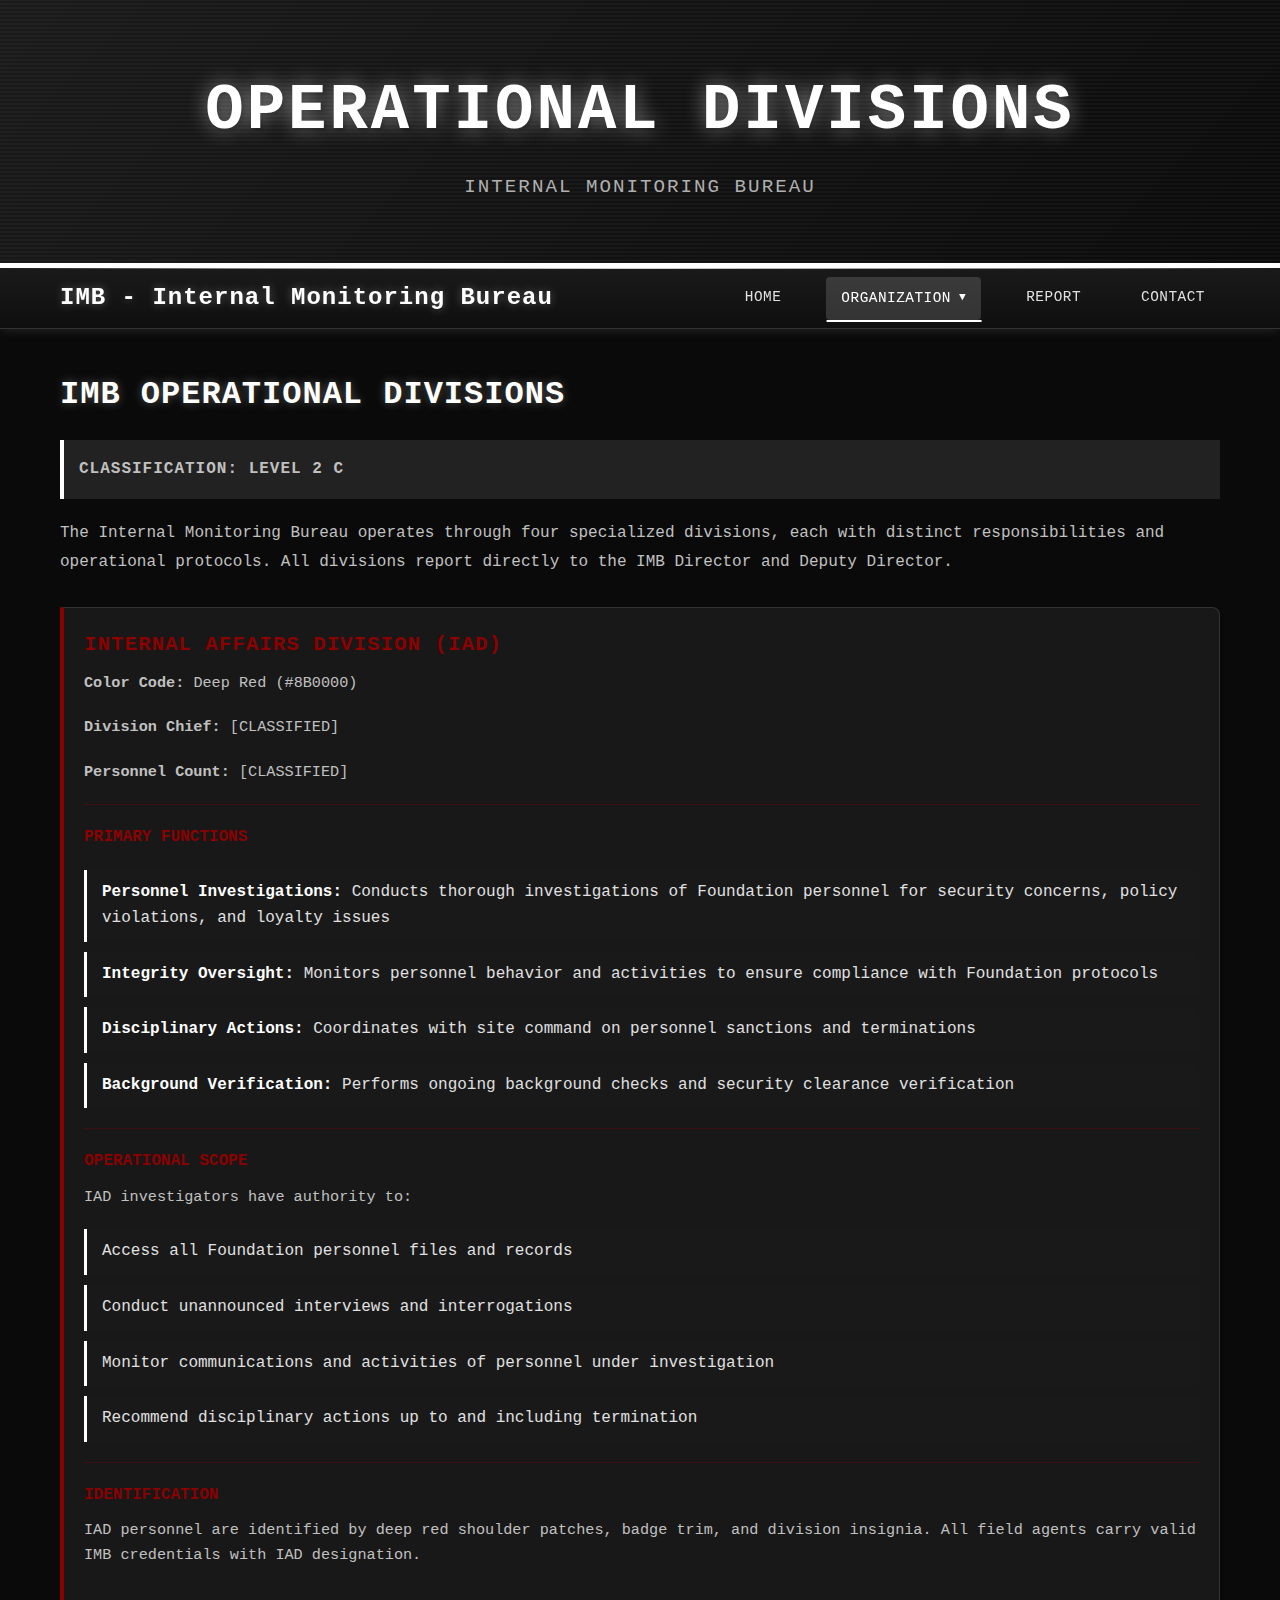
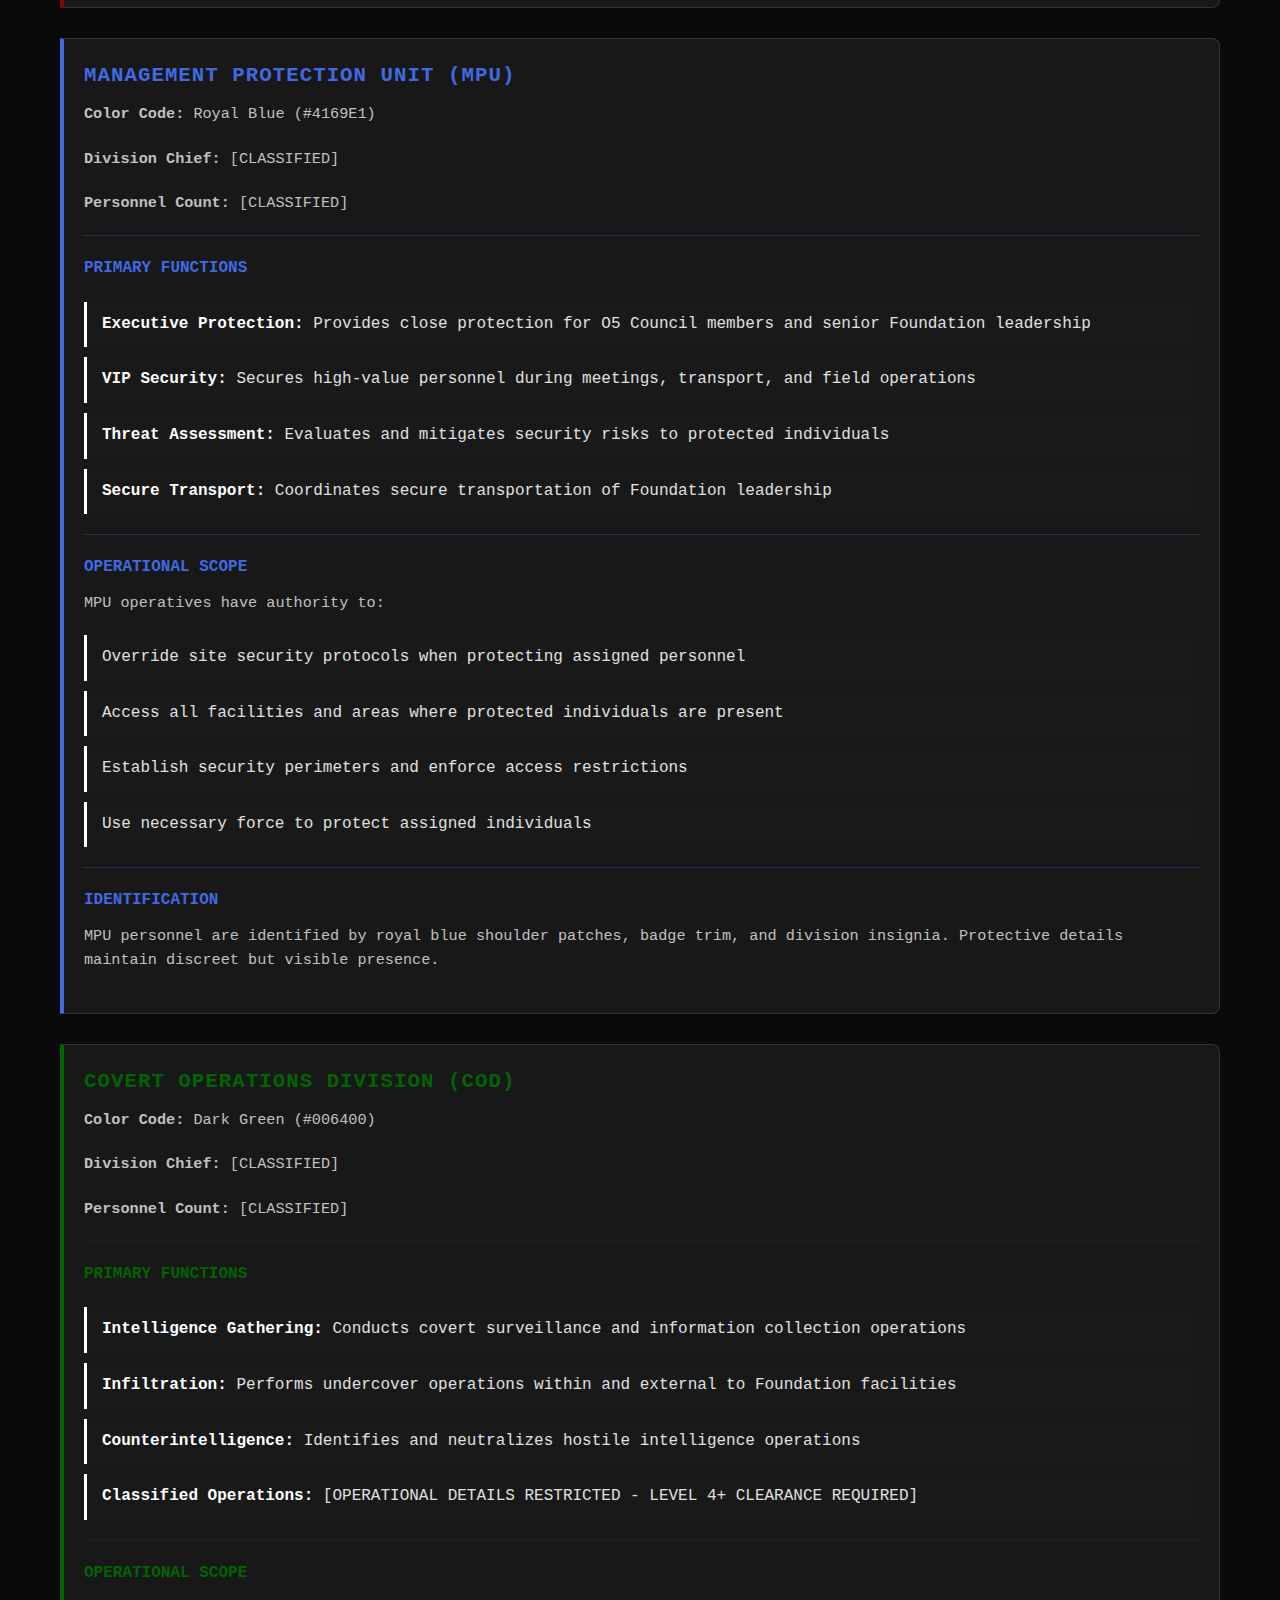
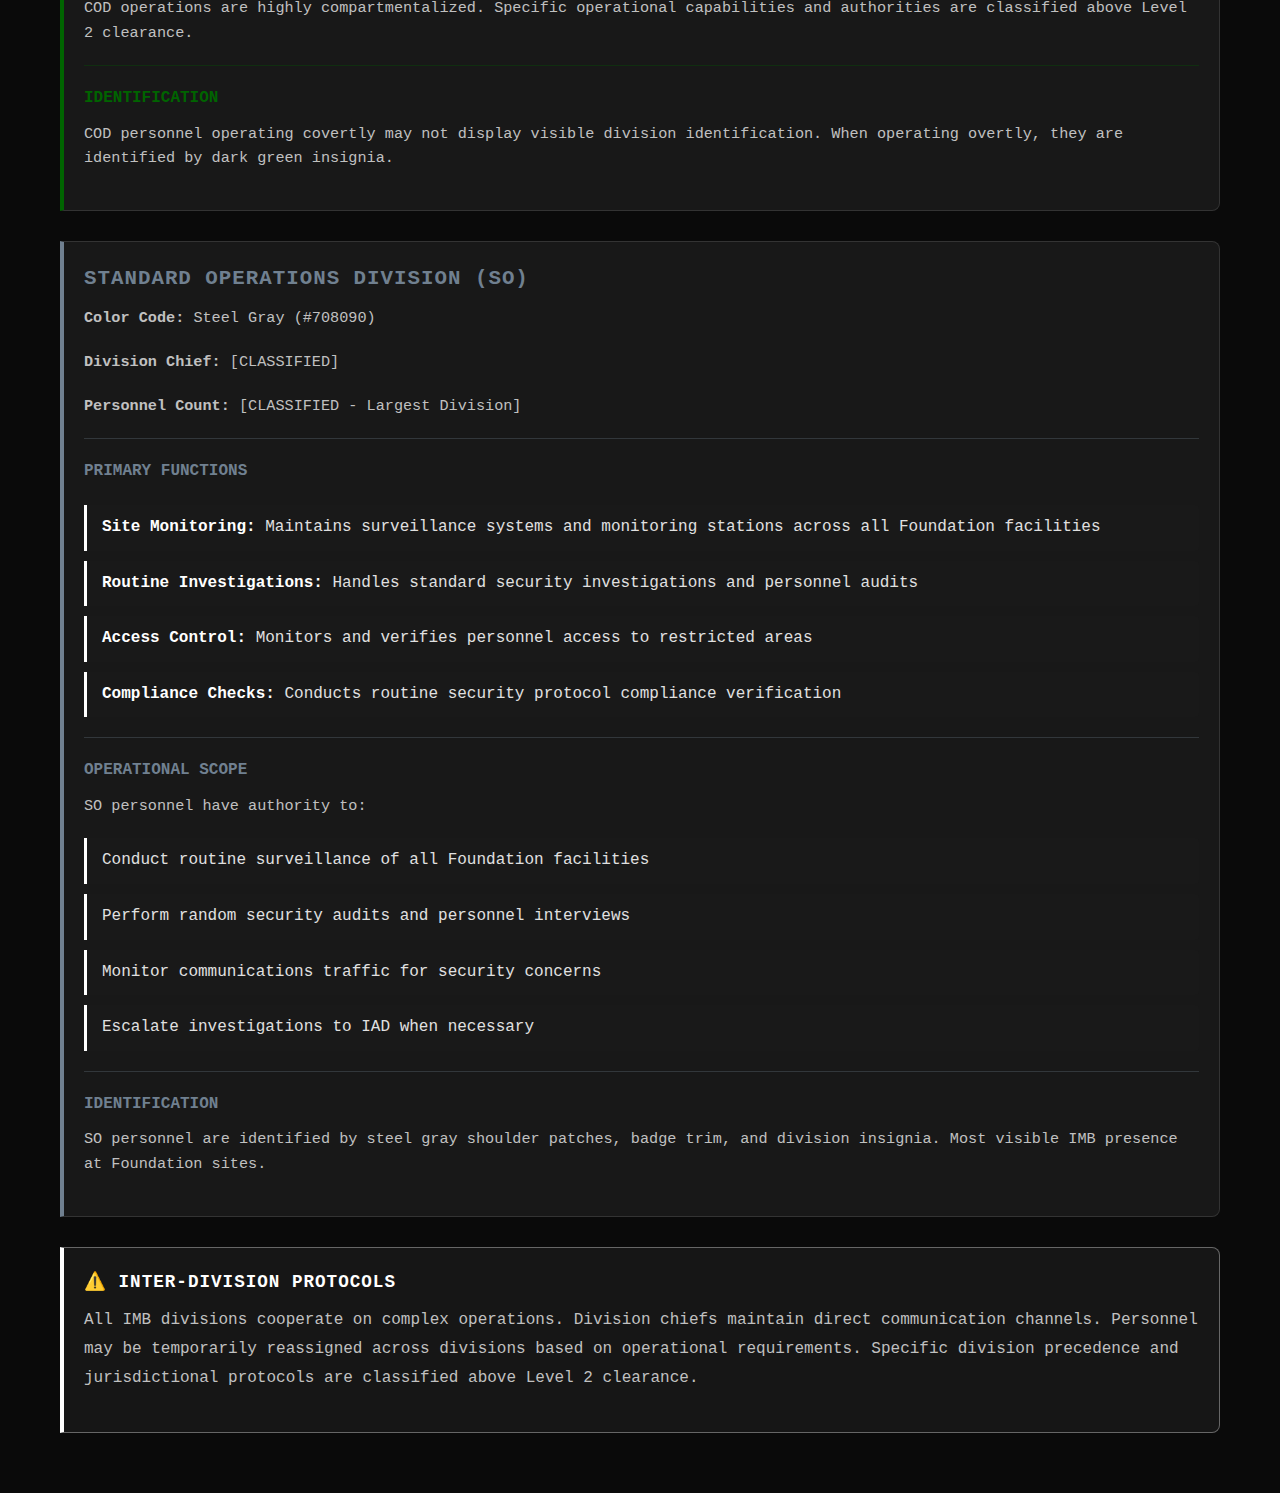
<file: divisions.html>
<!DOCTYPE html>
<html lang="en">
<head>
    <meta charset="UTF-8">
    <meta name="viewport" content="width=device-width, initial-scale=1.0">
    <title>Divisions - Internal Monitoring Bureau</title>
    <link rel="stylesheet" href="style.css">
    <link rel="icon" type="image/png" href="IMB_Logo.png">
</head>
<body>
    <!-- Hero Section -->
    <section class="hero-section">
        <h1 class="hero-title">OPERATIONAL DIVISIONS</h1>
        <p class="hero-subtitle">INTERNAL MONITORING BUREAU</p>
    </section>

    <!-- Navigation Bar -->
    <nav class="navbar">
        <div class="navbar-container">
            <a href="index.html" class="nav-logo">IMB - Internal Monitoring Bureau</a>
            
            <ul class="nav-menu">
                <li class="nav-item">
                    <a href="index.html" class="nav-link">Home</a>
                </li>
                <li class="nav-item dropdown">
                    <a href="organization.html" class="nav-link dropdown-toggle active">Organization <span class="dropdown-arrow">▼</span></a>
                    <ul class="dropdown-menu">
                        <li><a href="organization.html" class="dropdown-link">Organization Overview</a></li>
                        <li><a href="divisions.html" class="dropdown-link">Divisions</a></li>
                        <li><a href="ranks.html" class="dropdown-link">Rank Structure</a></li>
                        <li><a href="authority.html" class="dropdown-link">Authority & Jurisdiction</a></li>
                    </ul>
                </li>
                <li class="nav-item">
                    <a href="report.html" class="nav-link">Report</a>
                </li>
                <li class="nav-item">
                    <a href="contact.html" class="nav-link">Contact</a>
                </li>
            </ul>

            <button class="nav-toggle">
                <span></span>
                <span></span>
                <span></span>
            </button>
        </div>
    </nav>

    <!-- Content -->
    <main class="content">
        <h2>IMB Operational Divisions</h2>
        <p class="classification classification-red">CLASSIFICATION: LEVEL 2 CLEARANCE REQUIRED - Document ID: IMB-DIV-001</p>
        
        <p>The Internal Monitoring Bureau operates through four specialized divisions, each with distinct responsibilities and operational protocols. All divisions report directly to the IMB Director and Deputy Director.</p>

        <!-- IAD -->
        <div class="division-card iad" style="margin: 30px 0;">
            <h3>Internal Affairs Division (IAD)</h3>
            <p><strong>Color Code:</strong> Deep Red (#8B0000)</p>
            <p><strong>Division Chief:</strong> [CLASSIFIED]</p>
            <p><strong>Personnel Count:</strong> [CLASSIFIED]</p>
            
            <div style="margin-top: 20px; padding-top: 20px; border-top: 1px solid rgba(139, 0, 0, 0.3);">
                <h4 style="color: #8B0000; margin-bottom: 10px;">PRIMARY FUNCTIONS</h4>
                <ul class="feature-list">
                    <li><strong>Personnel Investigations:</strong> Conducts thorough investigations of Foundation personnel for security concerns, policy violations, and loyalty issues</li>
                    <li><strong>Integrity Oversight:</strong> Monitors personnel behavior and activities to ensure compliance with Foundation protocols</li>
                    <li><strong>Disciplinary Actions:</strong> Coordinates with site command on personnel sanctions and terminations</li>
                    <li><strong>Background Verification:</strong> Performs ongoing background checks and security clearance verification</li>
                </ul>
            </div>

            <div style="margin-top: 20px; padding-top: 20px; border-top: 1px solid rgba(139, 0, 0, 0.3);">
                <h4 style="color: #8B0000; margin-bottom: 10px;">OPERATIONAL SCOPE</h4>
                <p>IAD investigators have authority to:</p>
                <ul class="feature-list">
                    <li>Access all Foundation personnel files and records</li>
                    <li>Conduct unannounced interviews and interrogations</li>
                    <li>Monitor communications and activities of personnel under investigation</li>
                    <li>Recommend disciplinary actions up to and including termination</li>
                </ul>
            </div>

            <div style="margin-top: 20px; padding-top: 20px; border-top: 1px solid rgba(139, 0, 0, 0.3);">
                <h4 style="color: #8B0000; margin-bottom: 10px;">IDENTIFICATION</h4>
                <p>IAD personnel are identified by deep red shoulder patches, badge trim, and division insignia. All field agents carry valid IMB credentials with IAD designation.</p>
            </div>
        </div>

        <!-- MPU -->
        <div class="division-card mpu" style="margin: 30px 0;">
            <h3>Management Protection Unit (MPU)</h3>
            <p><strong>Color Code:</strong> Royal Blue (#4169E1)</p>
            <p><strong>Division Chief:</strong> [CLASSIFIED]</p>
            <p><strong>Personnel Count:</strong> [CLASSIFIED]</p>
            
            <div style="margin-top: 20px; padding-top: 20px; border-top: 1px solid rgba(65, 105, 225, 0.3);">
                <h4 style="color: #4169E1; margin-bottom: 10px;">PRIMARY FUNCTIONS</h4>
                <ul class="feature-list">
                    <li><strong>Executive Protection:</strong> Provides close protection for O5 Council members and senior Foundation leadership</li>
                    <li><strong>VIP Security:</strong> Secures high-value personnel during meetings, transport, and field operations</li>
                    <li><strong>Threat Assessment:</strong> Evaluates and mitigates security risks to protected individuals</li>
                    <li><strong>Secure Transport:</strong> Coordinates secure transportation of Foundation leadership</li>
                </ul>
            </div>

            <div style="margin-top: 20px; padding-top: 20px; border-top: 1px solid rgba(65, 105, 225, 0.3);">
                <h4 style="color: #4169E1; margin-bottom: 10px;">OPERATIONAL SCOPE</h4>
                <p>MPU operatives have authority to:</p>
                <ul class="feature-list">
                    <li>Override site security protocols when protecting assigned personnel</li>
                    <li>Access all facilities and areas where protected individuals are present</li>
                    <li>Establish security perimeters and enforce access restrictions</li>
                    <li>Use necessary force to protect assigned individuals</li>
                </ul>
            </div>

            <div style="margin-top: 20px; padding-top: 20px; border-top: 1px solid rgba(65, 105, 225, 0.3);">
                <h4 style="color: #4169E1; margin-bottom: 10px;">IDENTIFICATION</h4>
                <p>MPU personnel are identified by royal blue shoulder patches, badge trim, and division insignia. Protective details maintain discreet but visible presence.</p>
            </div>
        </div>

        <!-- COD -->
        <div class="division-card cod" style="margin: 30px 0;">
            <h3>Covert Operations Division (COD)</h3>
            <p><strong>Color Code:</strong> Dark Green (#006400)</p>
            <p><strong>Division Chief:</strong> [CLASSIFIED]</p>
            <p><strong>Personnel Count:</strong> [CLASSIFIED]</p>
            
            <div style="margin-top: 20px; padding-top: 20px; border-top: 1px solid rgba(0, 100, 0, 0.3);">
                <h4 style="color: #006400; margin-bottom: 10px;">PRIMARY FUNCTIONS</h4>
                <ul class="feature-list">
                    <li><strong>Intelligence Gathering:</strong> Conducts covert surveillance and information collection operations</li>
                    <li><strong>Infiltration:</strong> Performs undercover operations within and external to Foundation facilities</li>
                    <li><strong>Counterintelligence:</strong> Identifies and neutralizes hostile intelligence operations</li>
                    <li><strong>Classified Operations:</strong> [OPERATIONAL DETAILS RESTRICTED - LEVEL 4+ CLEARANCE REQUIRED]</li>
                </ul>
            </div>

            <div style="margin-top: 20px; padding-top: 20px; border-top: 1px solid rgba(0, 100, 0, 0.3);">
                <h4 style="color: #006400; margin-bottom: 10px;">OPERATIONAL SCOPE</h4>
                <p>COD operations are highly compartmentalized. Specific operational capabilities and authorities are classified above Level 2 clearance.</p>
            </div>

            <div style="margin-top: 20px; padding-top: 20px; border-top: 1px solid rgba(0, 100, 0, 0.3);">
                <h4 style="color: #006400; margin-bottom: 10px;">IDENTIFICATION</h4>
                <p>COD personnel operating covertly may not display visible division identification. When operating overtly, they are identified by dark green insignia.</p>
            </div>
        </div>

        <!-- SO -->
        <div class="division-card so" style="margin: 30px 0;">
            <h3>Standard Operations Division (SO)</h3>
            <p><strong>Color Code:</strong> Steel Gray (#708090)</p>
            <p><strong>Division Chief:</strong> [CLASSIFIED]</p>
            <p><strong>Personnel Count:</strong> [CLASSIFIED - Largest Division]</p>
            
            <div style="margin-top: 20px; padding-top: 20px; border-top: 1px solid rgba(112, 128, 144, 0.3);">
                <h4 style="color: #708090; margin-bottom: 10px;">PRIMARY FUNCTIONS</h4>
                <ul class="feature-list">
                    <li><strong>Site Monitoring:</strong> Maintains surveillance systems and monitoring stations across all Foundation facilities</li>
                    <li><strong>Routine Investigations:</strong> Handles standard security investigations and personnel audits</li>
                    <li><strong>Access Control:</strong> Monitors and verifies personnel access to restricted areas</li>
                    <li><strong>Compliance Checks:</strong> Conducts routine security protocol compliance verification</li>
                </ul>
            </div>

            <div style="margin-top: 20px; padding-top: 20px; border-top: 1px solid rgba(112, 128, 144, 0.3);">
                <h4 style="color: #708090; margin-bottom: 10px;">OPERATIONAL SCOPE</h4>
                <p>SO personnel have authority to:</p>
                <ul class="feature-list">
                    <li>Conduct routine surveillance of all Foundation facilities</li>
                    <li>Perform random security audits and personnel interviews</li>
                    <li>Monitor communications traffic for security concerns</li>
                    <li>Escalate investigations to IAD when necessary</li>
                </ul>
            </div>

            <div style="margin-top: 20px; padding-top: 20px; border-top: 1px solid rgba(112, 128, 144, 0.3);">
                <h4 style="color: #708090; margin-bottom: 10px;">IDENTIFICATION</h4>
                <p>SO personnel are identified by steel gray shoulder patches, badge trim, and division insignia. Most visible IMB presence at Foundation sites.</p>
            </div>
        </div>

        <div class="warning-box warning-box-red">
            <h4>⚠️ INTER-DIVISION PROTOCOLS</h4>
            <p>All IMB divisions cooperate on complex operations. Division chiefs maintain direct communication channels. Personnel may be temporarily reassigned across divisions based on operational requirements. Specific division precedence and jurisdictional protocols are classified above Level 2 clearance.</p>
        </div>
    </main>

    <script src="script.js"></script>
</body>
</html>
</file>
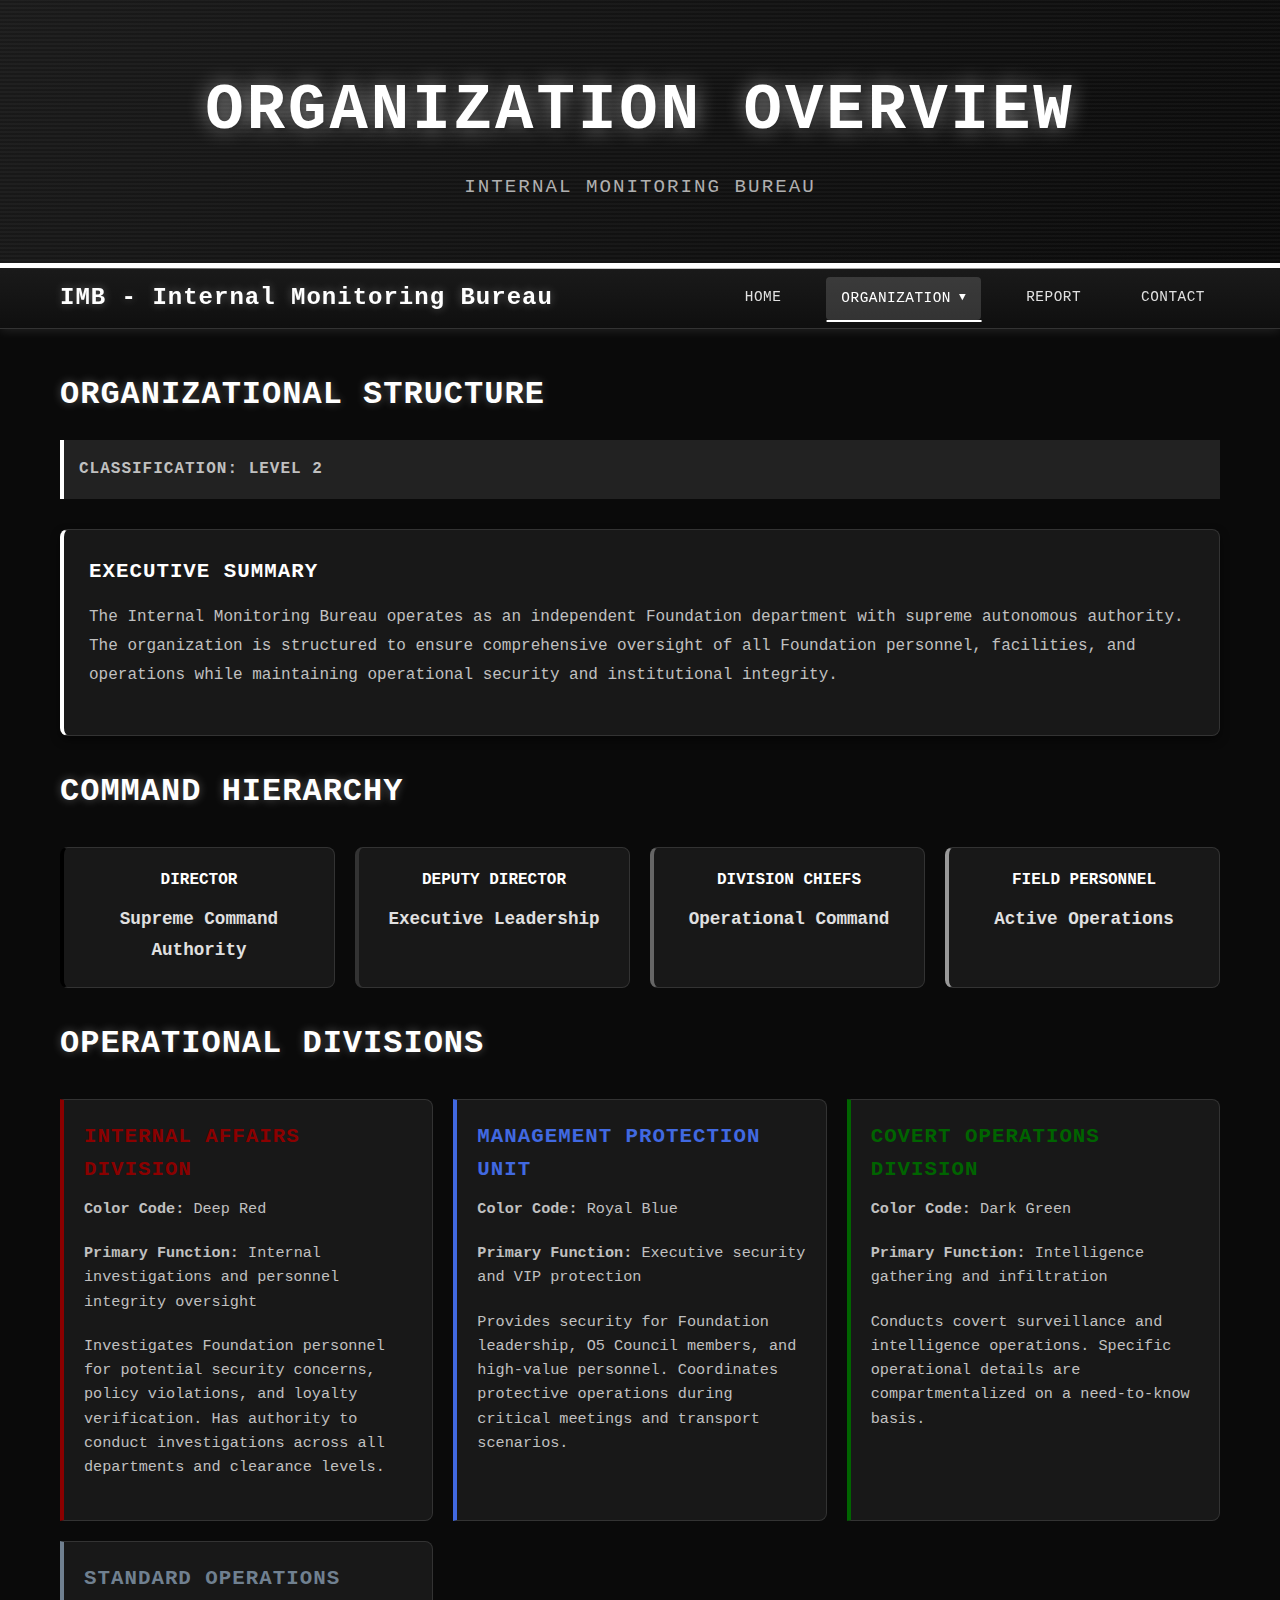
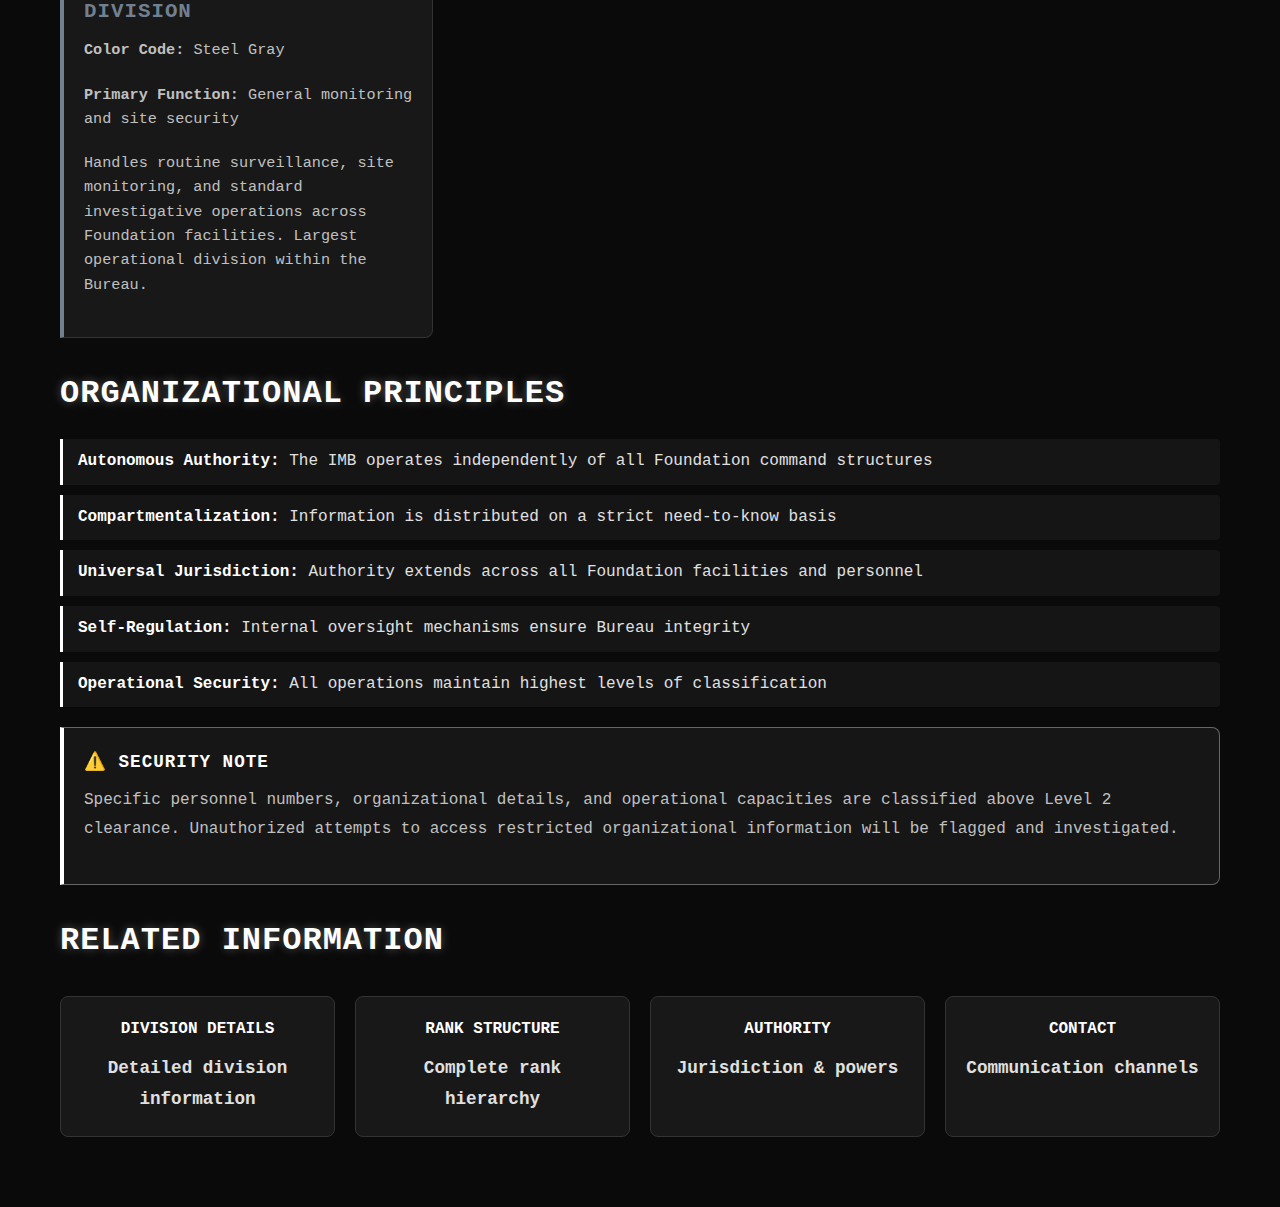
<file: organization.html>
<!DOCTYPE html>
<html lang="en">
<head>
    <meta charset="UTF-8">
    <meta name="viewport" content="width=device-width, initial-scale=1.0">
    <title>Organization Overview - Internal Monitoring Bureau</title>
    <link rel="stylesheet" href="style.css">
    <link rel="icon" type="image/png" href="IMB_Logo.png">
</head>
<body>
    <!-- Hero Section -->
    <section class="hero-section">
        <h1 class="hero-title">ORGANIZATION OVERVIEW</h1>
        <p class="hero-subtitle">INTERNAL MONITORING BUREAU</p>
    </section>

    <!-- Navigation Bar -->
    <nav class="navbar">
        <div class="navbar-container">
            <a href="index.html" class="nav-logo">IMB - Internal Monitoring Bureau</a>
            
            <ul class="nav-menu">
                <li class="nav-item">
                    <a href="index.html" class="nav-link">Home</a>
                </li>
                <li class="nav-item dropdown">
                    <a href="organization.html" class="nav-link dropdown-toggle active">Organization <span class="dropdown-arrow">▼</span></a>
                    <ul class="dropdown-menu">
                        <li><a href="organization.html" class="dropdown-link">Organization Overview</a></li>
                        <li><a href="divisions.html" class="dropdown-link">Divisions</a></li>
                        <li><a href="ranks.html" class="dropdown-link">Rank Structure</a></li>
                        <li><a href="authority.html" class="dropdown-link">Authority & Jurisdiction</a></li>
                    </ul>
                </li>
                <li class="nav-item">
                    <a href="report.html" class="nav-link">Report</a>
                </li>
                <li class="nav-item">
                    <a href="contact.html" class="nav-link">Contact</a>
                </li>
            </ul>

            <button class="nav-toggle">
                <span></span>
                <span></span>
                <span></span>
            </button>
        </div>
    </nav>

    <!-- Content -->
    <main class="content">
        <h2>Organizational Structure</h2>
        <p class="classification classification-red">CLASSIFICATION: LEVEL 2 CLEARANCE REQUIRED</p>
        
        <div class="classification-box">
            <h3>Executive Summary</h3>
            <p>The Internal Monitoring Bureau operates as an independent Foundation department with supreme autonomous authority. The organization is structured to ensure comprehensive oversight of all Foundation personnel, facilities, and operations while maintaining operational security and institutional integrity.</p>
        </div>

        <h2>Command Hierarchy</h2>
        <div class="specs-grid">
            <div class="spec-item spec-item-director" style="border-left: 4px solid #000000;">
                <h4>Director</h4>
                <p>Supreme Command Authority</p>
            </div>
            <div class="spec-item spec-item-deputy" style="border-left: 4px solid #333333;">
                <h4>Deputy Director</h4>
                <p>Executive Leadership</p>
            </div>
            <div class="spec-item spec-item-chief" style="border-left: 4px solid #666666;">
                <h4>Division Chiefs</h4>
                <p>Operational Command</p>
            </div>
            <div class="spec-item spec-item-field" style="border-left: 4px solid #999999;">
                <h4>Field Personnel</h4>
                <p>Active Operations</p>
            </div>
        </div>

        <h2>Operational Divisions</h2>
        
        <div class="division-grid division-grid-centered">
            <div class="division-card iad">
                <h3>Internal Affairs Division</h3>
                <p><strong>Color Code:</strong> Deep Red</p>
                <p><strong>Primary Function:</strong> Internal investigations and personnel integrity oversight</p>
                <p style="margin-top: 15px;">Investigates Foundation personnel for potential security concerns, policy violations, and loyalty verification. Has authority to conduct investigations across all departments and clearance levels.</p>
            </div>

            <div class="division-card mpu">
                <h3>Management Protection Unit</h3>
                <p><strong>Color Code:</strong> Royal Blue</p>
                <p><strong>Primary Function:</strong> Executive security and VIP protection</p>
                <p style="margin-top: 15px;">Provides security for Foundation leadership, O5 Council members, and high-value personnel. Coordinates protective operations during critical meetings and transport scenarios.</p>
            </div>

            <div class="division-card cod">
                <h3>Covert Operations Division</h3>
                <p><strong>Color Code:</strong> Dark Green</p>
                <p><strong>Primary Function:</strong> Intelligence gathering and infiltration</p>
                <p style="margin-top: 15px;">Conducts covert surveillance and intelligence operations. Specific operational details are compartmentalized on a need-to-know basis.</p>
            </div>

            <div class="division-card so">
                <h3>Standard Operations Division</h3>
                <p><strong>Color Code:</strong> Steel Gray</p>
                <p><strong>Primary Function:</strong> General monitoring and site security</p>
                <p style="margin-top: 15px;">Handles routine surveillance, site monitoring, and standard investigative operations across Foundation facilities. Largest operational division within the Bureau.</p>
            </div>
        </div>

        <h2>Organizational Principles</h2>
        <ul class="feature-list">
            <li><strong>Autonomous Authority:</strong> The IMB operates independently of all Foundation command structures</li>
            <li><strong>Compartmentalization:</strong> Information is distributed on a strict need-to-know basis</li>
            <li><strong>Universal Jurisdiction:</strong> Authority extends across all Foundation facilities and personnel</li>
            <li><strong>Self-Regulation:</strong> Internal oversight mechanisms ensure Bureau integrity</li>
            <li><strong>Operational Security:</strong> All operations maintain highest levels of classification</li>
        </ul>

        <div class="warning-box warning-box-red">
            <h4>⚠️ SECURITY NOTE</h4>
            <p>Specific personnel numbers, organizational details, and operational capacities are classified above Level 2 clearance. Unauthorized attempts to access restricted organizational information will be flagged and investigated.</p>
        </div>

        <h2>Related Information</h2>
        <div class="specs-grid">
            <div class="spec-item">
                <h4><a href="divisions.html" style="color: #ffffff; text-decoration: none;">Division Details</a></h4>
                <p>Detailed division information</p>
            </div>
            <div class="spec-item">
                <h4><a href="ranks.html" style="color: #ffffff; text-decoration: none;">Rank Structure</a></h4>
                <p>Complete rank hierarchy</p>
            </div>
            <div class="spec-item">
                <h4><a href="authority.html" style="color: #ffffff; text-decoration: none;">Authority</a></h4>
                <p>Jurisdiction & powers</p>
            </div>
            <div class="spec-item">
                <h4><a href="contact.html" style="color: #ffffff; text-decoration: none;">Contact</a></h4>
                <p>Communication channels</p>
            </div>
        </div>
    </main>

    <script src="script.js"></script>
</body>
</html>
</file>
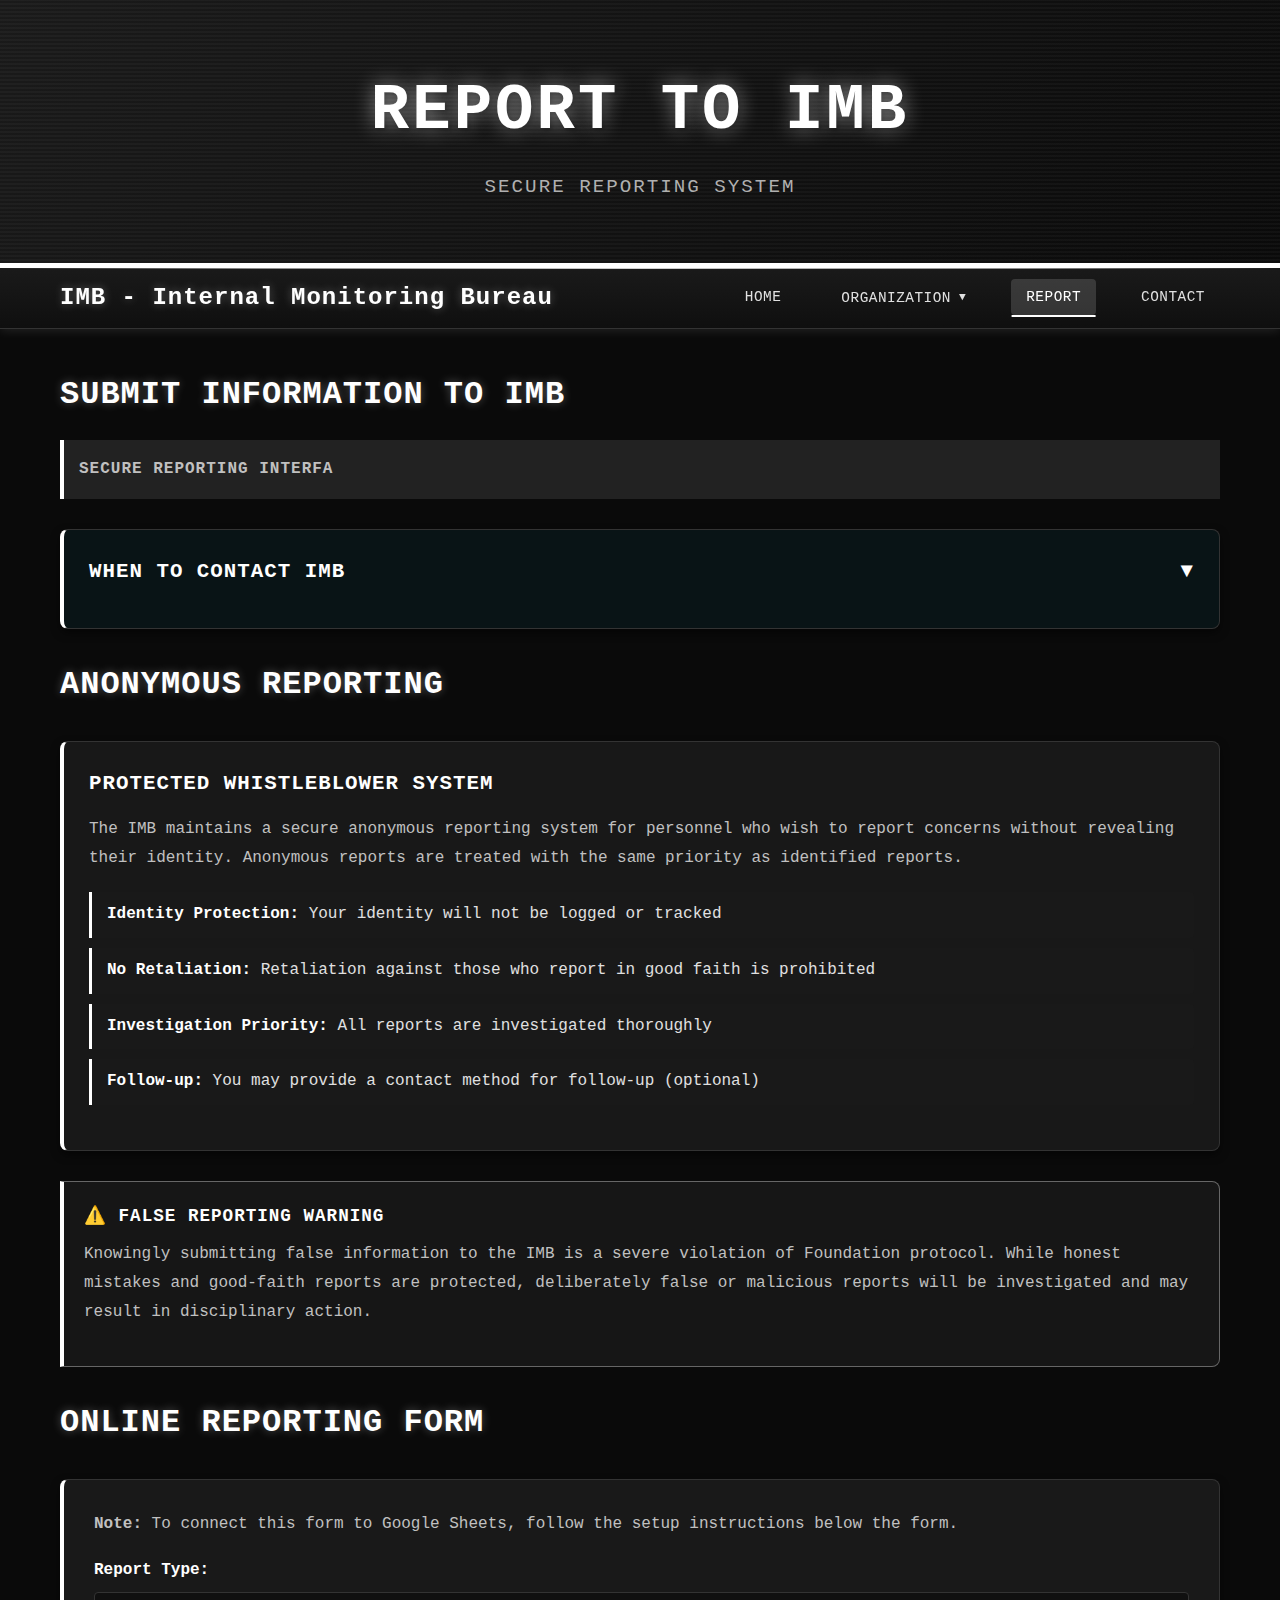
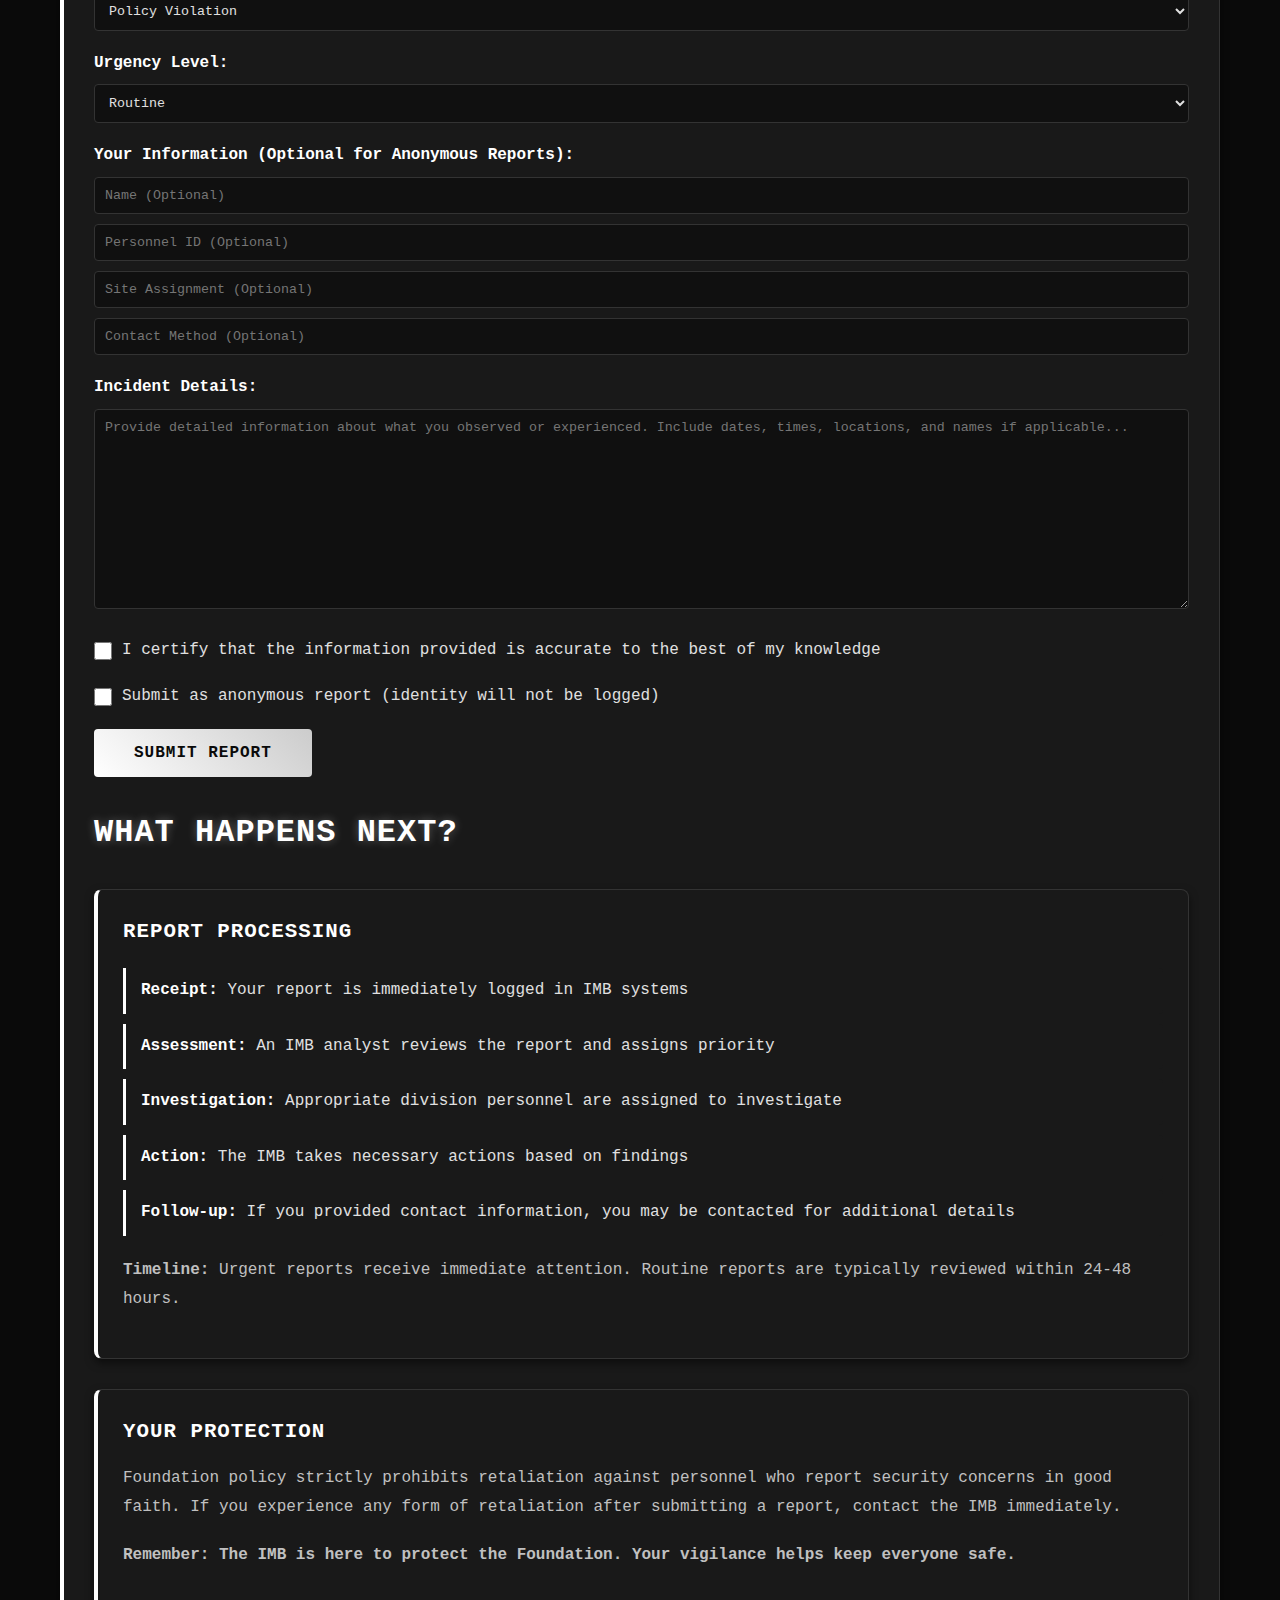
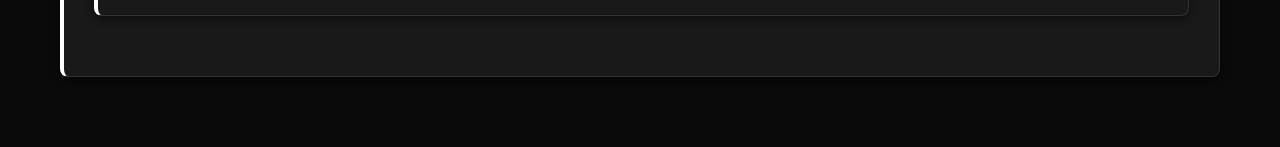
<file: report.html>
<!DOCTYPE html>
<html lang="en">
<head>
    <meta charset="UTF-8">
    <meta name="viewport" content="width=device-width, initial-scale=1.0">
    <title>Report to IMB - Internal Monitoring Bureau</title>
    <link rel="stylesheet" href="style.css">
    <link rel="icon" type="image/png" href="IMB_Logo.png">
</head>
<body>
    <!-- Hero Section -->
    <section class="hero-section">
        <h1 class="hero-title">REPORT TO IMB</h1>
        <p class="hero-subtitle">SECURE REPORTING SYSTEM</p>
    </section>

    <!-- Navigation Bar -->
    <nav class="navbar">
        <div class="navbar-container">
            <a href="index.html" class="nav-logo">IMB - Internal Monitoring Bureau</a>
            
            <ul class="nav-menu">
                <li class="nav-item">
                    <a href="index.html" class="nav-link">Home</a>
                </li>
                <li class="nav-item dropdown">
                    <a href="organization.html" class="nav-link dropdown-toggle">Organization <span class="dropdown-arrow">▼</span></a>
                    <ul class="dropdown-menu">
                        <li><a href="organization.html" class="dropdown-link">Organization Overview</a></li>
                        <li><a href="divisions.html" class="dropdown-link">Divisions</a></li>
                        <li><a href="ranks.html" class="dropdown-link">Rank Structure</a></li>
                        <li><a href="authority.html" class="dropdown-link">Authority & Jurisdiction</a></li>
                    </ul>
                </li>
                <li class="nav-item">
                    <a href="report.html" class="nav-link active">Report</a>
                </li>
                <li class="nav-item">
                    <a href="contact.html" class="nav-link">Contact</a>
                </li>
            </ul>

            <button class="nav-toggle">
                <span></span>
                <span></span>
                <span></span>
            </button>
        </div>
    </nav>

    <!-- Content -->
    <main class="content">
        <h2>Submit Information to IMB</h2>
        <p class="classification classification-red">SECURE REPORTING INTERFACE - ALL SUBMISSIONS LOGGED</p>
        
        <div class="classification-box" style="background: rgba(0, 212, 255, 0.05);">
            <h3 style="cursor: pointer; user-select: none;" onclick="toggleDropdown('whenToContact')">
                When to Contact IMB <span id="whenToContactArrow" style="float: right;">▼</span>
            </h3>
            <div id="whenToContact" style="display: none; margin-top: 15px;">
                <p>You should report to the Internal Monitoring Bureau if you:</p>
                <ul class="feature-list">
                    <li>Witness policy violations or misconduct</li>
                    <li>Suspect security breaches or compromised personnel</li>
                    <li>Observe unusual or suspicious behavior</li>
                    <li>Detect unauthorized communications or data transfers</li>
                    <li>Have concerns about containment procedures</li>
                    <li>Believe you are being targeted by hostile intelligence</li>
                    <li>Possess information about threats to Foundation security</li>
                </ul>
            </div>
        </div>

        <h2>Anonymous Reporting</h2>
        <div class="classification-box">
            <h3>Protected Whistleblower System</h3>
            <p>The IMB maintains a secure anonymous reporting system for personnel who wish to report concerns without revealing their identity. Anonymous reports are treated with the same priority as identified reports.</p>
            <ul class="feature-list" style="margin-top: 15px;">
                <li><strong>Identity Protection:</strong> Your identity will not be logged or tracked</li>
                <li><strong>No Retaliation:</strong> Retaliation against those who report in good faith is prohibited</li>
                <li><strong>Investigation Priority:</strong> All reports are investigated thoroughly</li>
                <li><strong>Follow-up:</strong> You may provide a contact method for follow-up (optional)</li>
            </ul>
        </div>

        <div class="warning-box warning-box-red">
            <h4>⚠️ FALSE REPORTING WARNING</h4>
            <p>Knowingly submitting false information to the IMB is a severe violation of Foundation protocol. While honest mistakes and good-faith reports are protected, deliberately false or malicious reports will be investigated and may result in disciplinary action.</p>
        </div>

        <h2>Online Reporting Form</h2>
        <div class="classification-box" style="background: rgba(26, 26, 26, 0.95); padding: 30px;">
            <p style="margin-bottom: 20px;"><strong>Note:</strong> To connect this form to Google Sheets, follow the setup instructions below the form.</p>
            
            <form id="imbReportForm" onsubmit="submitReport(event)">
                <div style="margin-bottom: 20px;">
                    <label style="display: block; color: #ffffff; margin-bottom: 8px; font-weight: bold;">Report Type:</label>
                    <select name="reportType" required style="width: 100%; padding: 10px; background: rgba(15, 15, 15, 0.9); border: 1px solid #333; color: #e0e0e0; border-radius: 4px; font-family: 'Courier New', monospace;">
                        <option value="Policy Violation">Policy Violation</option>
                        <option value="Security Breach">Security Breach</option>
                        <option value="Suspicious Behavior">Suspicious Behavior</option>
                        <option value="Unauthorized Communication">Unauthorized Communication</option>
                        <option value="Containment Concern">Containment Concern</option>
                        <option value="Hostile Activity">Hostile Activity</option>
                        <option value="Other">Other</option>
                    </select>
                </div>

                <div style="margin-bottom: 20px;">
                    <label style="display: block; color: #ffffff; margin-bottom: 8px; font-weight: bold;">Urgency Level:</label>
                    <select name="urgencyLevel" required style="width: 100%; padding: 10px; background: rgba(15, 15, 15, 0.9); border: 1px solid #333; color: #e0e0e0; border-radius: 4px; font-family: 'Courier New', monospace;">
                        <option value="Routine">Routine</option>
                        <option value="Elevated">Elevated</option>
                        <option value="Urgent">Urgent</option>
                        <option value="Critical">Critical</option>
                    </select>
                </div>

                <div style="margin-bottom: 20px;">
                    <label style="display: block; color: #ffffff; margin-bottom: 8px; font-weight: bold;">Your Information (Optional for Anonymous Reports):</label>
                    <input type="text" name="reporterName" placeholder="Name (Optional)" style="width: 100%; padding: 10px; background: rgba(15, 15, 15, 0.9); border: 1px solid #333; color: #e0e0e0; border-radius: 4px; font-family: 'Courier New', monospace; margin-bottom: 10px;">
                    <input type="text" name="personnelId" placeholder="Personnel ID (Optional)" style="width: 100%; padding: 10px; background: rgba(15, 15, 15, 0.9); border: 1px solid #333; color: #e0e0e0; border-radius: 4px; font-family: 'Courier New', monospace; margin-bottom: 10px;">
                    <input type="text" name="siteAssignment" placeholder="Site Assignment (Optional)" style="width: 100%; padding: 10px; background: rgba(15, 15, 15, 0.9); border: 1px solid #333; color: #e0e0e0; border-radius: 4px; font-family: 'Courier New', monospace; margin-bottom: 10px;">
                    <input type="text" name="contactMethod" placeholder="Contact Method (Optional)" style="width: 100%; padding: 10px; background: rgba(15, 15, 15, 0.9); border: 1px solid #333; color: #e0e0e0; border-radius: 4px; font-family: 'Courier New', monospace;">
                </div>

                <div style="margin-bottom: 20px;">
                    <label style="display: block; color: #ffffff; margin-bottom: 8px; font-weight: bold;">Incident Details:</label>
                    <textarea name="incidentDetails" required placeholder="Provide detailed information about what you observed or experienced. Include dates, times, locations, and names if applicable..." style="width: 100%; min-height: 200px; padding: 10px; background: rgba(15, 15, 15, 0.9); border: 1px solid #333; color: #e0e0e0; border-radius: 4px; font-family: 'Courier New', monospace; resize: vertical;"></textarea>
                </div>

                <div style="margin-bottom: 20px;">
                    <label style="display: flex; align-items: center; color: #e0e0e0; cursor: pointer;">
                        <input type="checkbox" name="certifyAccuracy" required style="margin-right: 10px; width: 18px; height: 18px;">
                        <span>I certify that the information provided is accurate to the best of my knowledge</span>
                    </label>
                </div>

                <div style="margin-bottom: 20px;">
                    <label style="display: flex; align-items: center; color: #e0e0e0; cursor: pointer;">
                        <input type="checkbox" name="submitAnonymous" id="anonymousCheckbox" style="margin-right: 10px; width: 18px; height: 18px;">
                        <span>Submit as anonymous report (identity will not be logged)</span>
                    </label>
                </div>

                <button type="submit" style="padding: 15px 40px; background: linear-gradient(45deg, #ffffff, #cccccc); color: #0a0a0a; border: none; border-radius: 4px; font-family: 'Courier New', monospace; font-size: 1rem; font-weight: bold; cursor: pointer; text-transform: uppercase; letter-spacing: 1px;" onmouseover="this.style.background='linear-gradient(45deg, #cccccc, #ffffff)'" onmouseout="this.style.background='linear-gradient(45deg, #ffffff, #cccccc)'">
                    SUBMIT REPORT
                </button>

                <div id="submitMessage" style="margin-top: 20px; padding: 15px; border-radius: 4px; display: none;"></div>
            </form>

        <h2>What Happens Next?</h2>
        <div class="classification-box">
            <h3>Report Processing</h3>
            <ul class="feature-list">
                <li><strong>Receipt:</strong> Your report is immediately logged in IMB systems</li>
                <li><strong>Assessment:</strong> An IMB analyst reviews the report and assigns priority</li>
                <li><strong>Investigation:</strong> Appropriate division personnel are assigned to investigate</li>
                <li><strong>Action:</strong> The IMB takes necessary actions based on findings</li>
                <li><strong>Follow-up:</strong> If you provided contact information, you may be contacted for additional details</li>
            </ul>
            <p style="margin-top: 15px;"><strong>Timeline:</strong> Urgent reports receive immediate attention. Routine reports are typically reviewed within 24-48 hours.</p>
        </div>

        <div class="classification-box" style="border-left-color: #ffffff;">
            <h3>Your Protection</h3>
            <p>Foundation policy strictly prohibits retaliation against personnel who report security concerns in good faith. If you experience any form of retaliation after submitting a report, contact the IMB immediately.</p>
            <p style="margin-top: 15px;"><strong>Remember: The IMB is here to protect the Foundation. Your vigilance helps keep everyone safe.</strong></p>
        </div>
    </main>

    <script>
        // Toggle dropdown
        function toggleDropdown(id) {
            const content = document.getElementById(id);
            const arrow = document.getElementById(id + 'Arrow');
            if (content.style.display === 'none') {
                content.style.display = 'block';
                arrow.textContent = '▲';
            } else {
                content.style.display = 'none';
                arrow.textContent = '▼';
            }
        }

        // Submit form to Google Sheets
        function submitReport(event) {
            event.preventDefault();
            
            const form = document.getElementById('imbReportForm');
            const formData = new FormData(form);
            const messageDiv = document.getElementById('submitMessage');
            
            // Check if anonymous
            const isAnonymous = formData.get('submitAnonymous') === 'on';
            
            const data = {
                reportType: formData.get('reportType'),
                urgencyLevel: formData.get('urgencyLevel'),
                reporterName: isAnonymous ? '[ANONYMOUS]' : (formData.get('reporterName') || '[NOT PROVIDED]'),
                personnelId: isAnonymous ? '[ANONYMOUS]' : (formData.get('personnelId') || '[NOT PROVIDED]'),
                siteAssignment: isAnonymous ? '[ANONYMOUS]' : (formData.get('siteAssignment') || '[NOT PROVIDED]'),
                contactMethod: isAnonymous ? '[ANONYMOUS]' : (formData.get('contactMethod') || '[NOT PROVIDED]'),
                incidentDetails: formData.get('incidentDetails'),
                submitAnonymous: isAnonymous ? 'Yes' : 'No'
            };
            
            // Replace with your Google Apps Script Web App URL
            const scriptURL = 'YOUR_SCRIPT_URL_HERE';
            
            // Show submitting message
            messageDiv.style.display = 'block';
            messageDiv.style.background = 'rgba(255, 255, 255, 0.1)';
            messageDiv.style.border = '1px solid #ffffff';
            messageDiv.style.color = '#ffffff';
            messageDiv.textContent = 'Submitting report...';
            
            fetch(scriptURL, {
                method: 'POST',
                body: JSON.stringify(data),
                headers: {
                    'Content-Type': 'application/json'
                }
            })
            .then(response => response.json())
            .then(result => {
                messageDiv.style.background = 'rgba(0, 255, 0, 0.1)';
                messageDiv.style.border = '1px solid #00ff00';
                messageDiv.style.color = '#00ff00';
                messageDiv.textContent = 'Report submitted successfully. Thank you for your vigilance.';
                form.reset();
                setTimeout(() => {
                    messageDiv.style.display = 'none';
                }, 5000);
            })
            .catch(error => {
                messageDiv.style.background = 'rgba(255, 0, 0, 0.1)';
                messageDiv.style.border = '1px solid #ff0000';
                messageDiv.style.color = '#ff0000';
                messageDiv.textContent = 'Error submitting report. Please try again or contact IMB directly.';
            });
        }
    </script>
    <script src="script.js"></script>
</body>

</html>
</file>
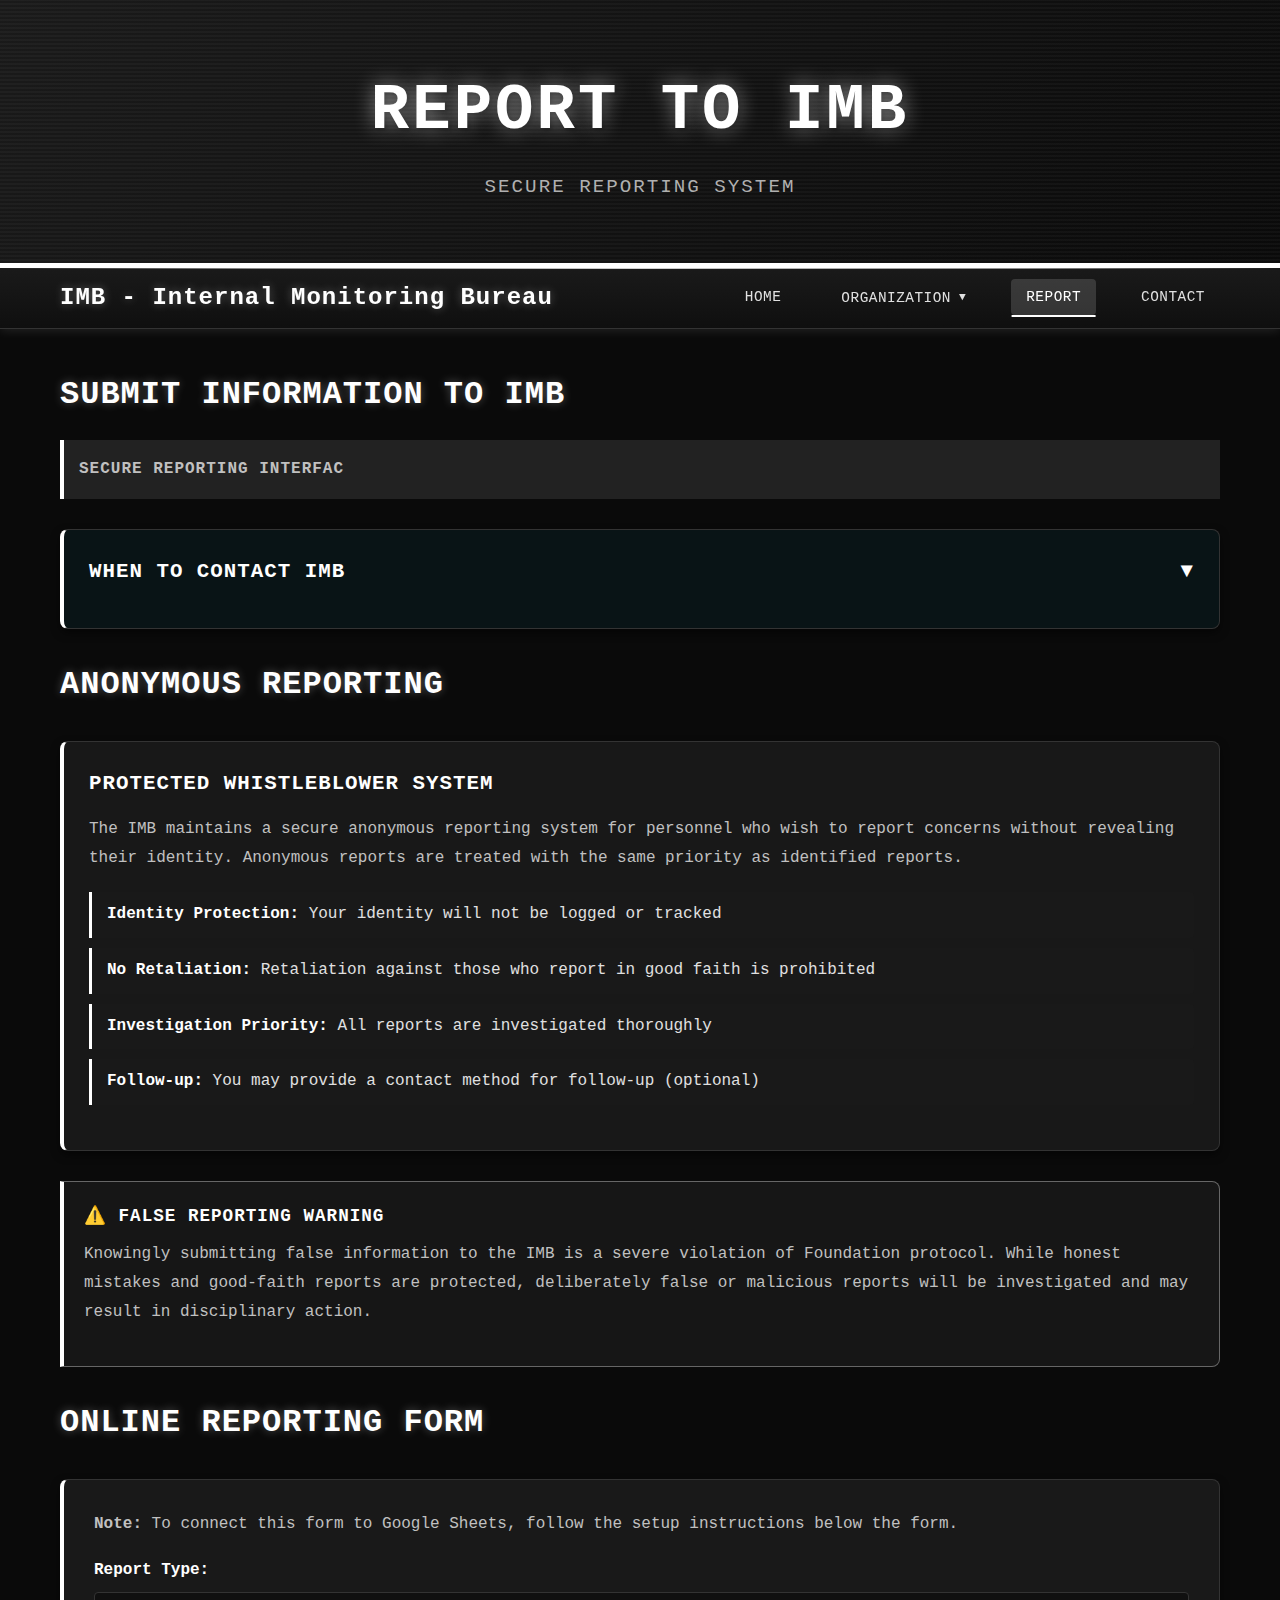
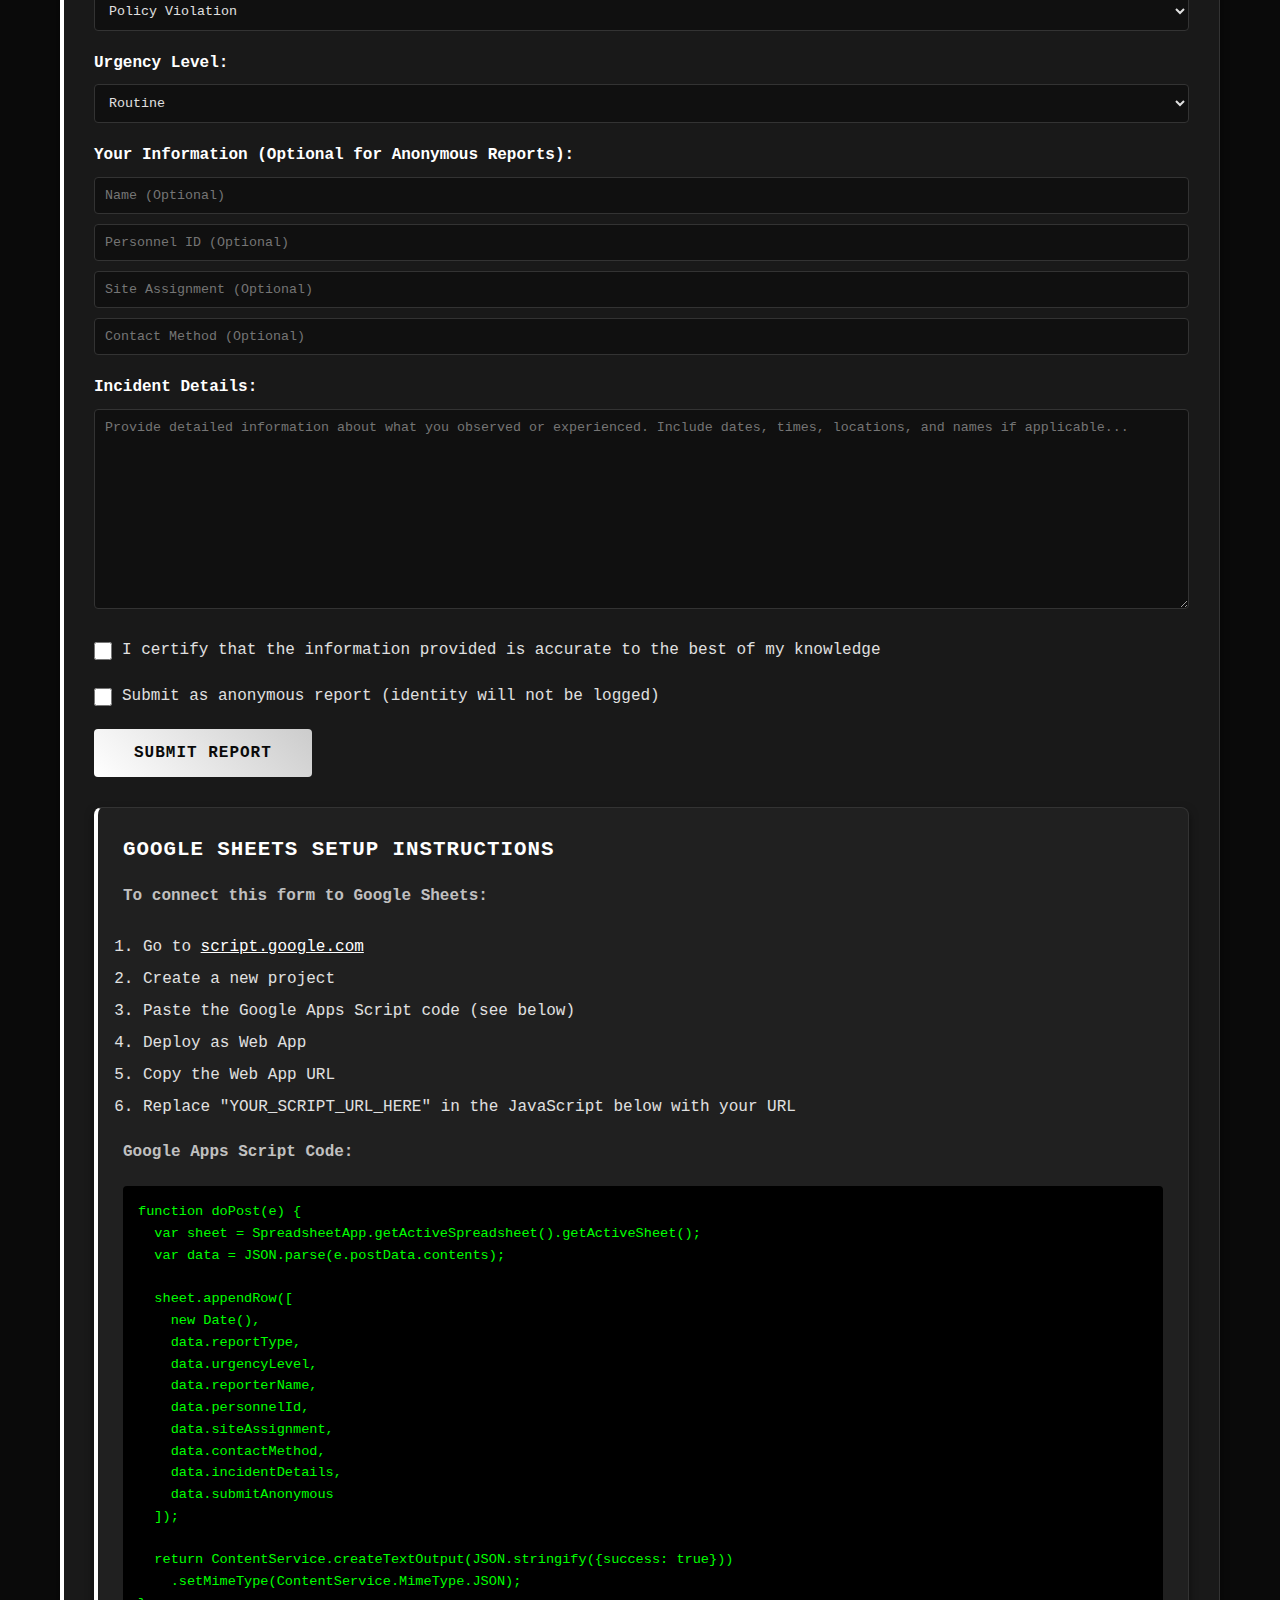
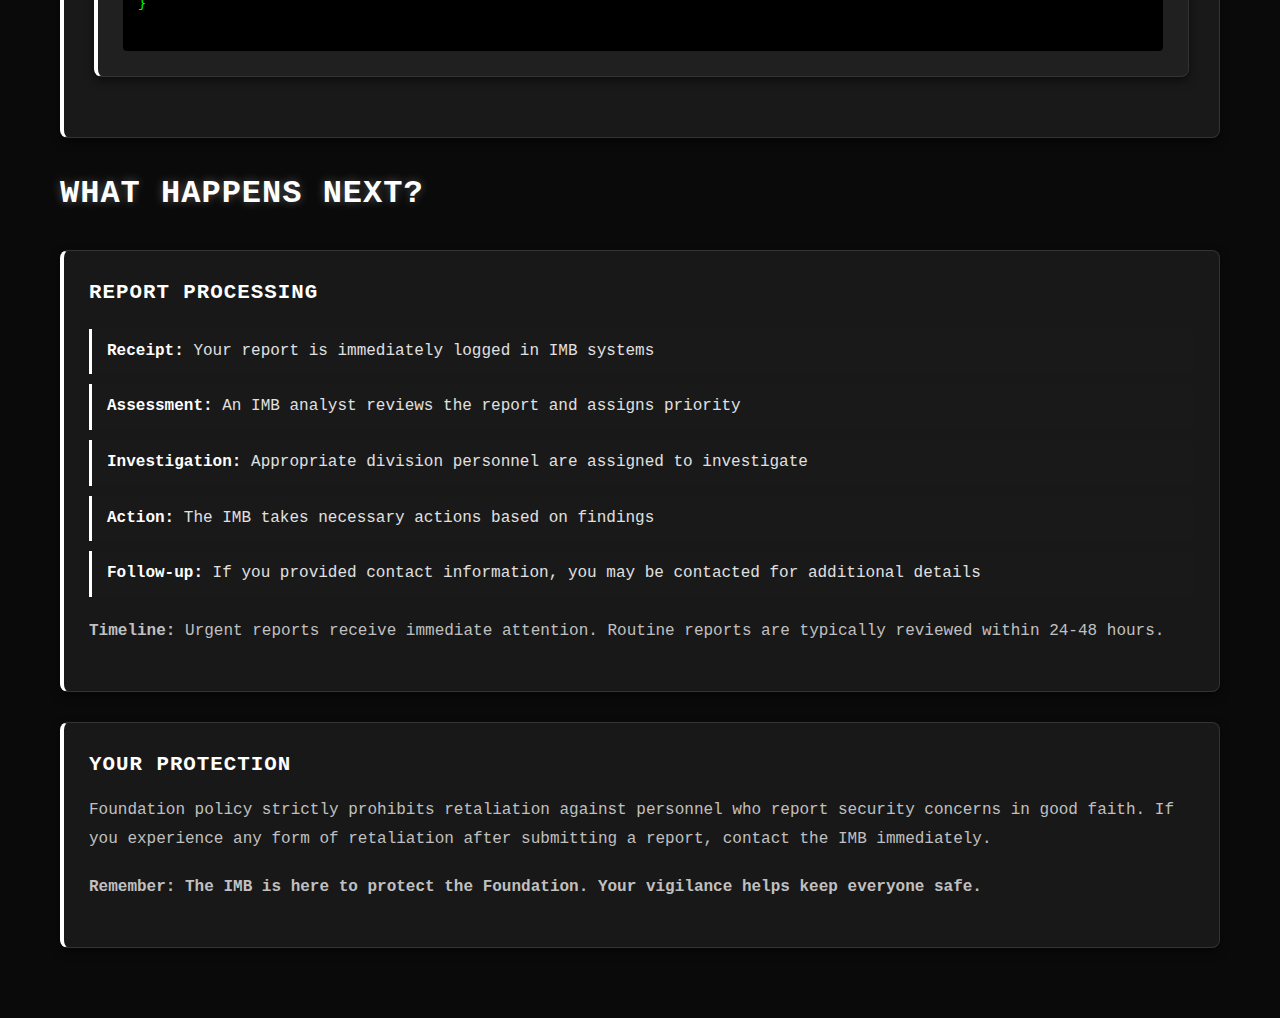
<file: src/report.html>
<!DOCTYPE html>
<html lang="en">
<head>
    <meta charset="UTF-8">
    <meta name="viewport" content="width=device-width, initial-scale=1.0">
    <title>Report to IMB - Internal Monitoring Bureau</title>
    <link rel="stylesheet" href="style.css">
    <link rel="icon" type="image/png" href="IMB_Logo.png">
</head>
<body>
    <!-- Hero Section -->
    <section class="hero-section">
        <h1 class="hero-title">REPORT TO IMB</h1>
        <p class="hero-subtitle">SECURE REPORTING SYSTEM</p>
    </section>

    <!-- Navigation Bar -->
    <nav class="navbar">
        <div class="navbar-container">
            <a href="index.html" class="nav-logo">IMB - Internal Monitoring Bureau</a>
            
            <ul class="nav-menu">
                <li class="nav-item">
                    <a href="index.html" class="nav-link">Home</a>
                </li>
                <li class="nav-item dropdown">
                    <a href="organization.html" class="nav-link dropdown-toggle">Organization <span class="dropdown-arrow">▼</span></a>
                    <ul class="dropdown-menu">
                        <li><a href="organization.html" class="dropdown-link">Organization Overview</a></li>
                        <li><a href="divisions.html" class="dropdown-link">Divisions</a></li>
                        <li><a href="ranks.html" class="dropdown-link">Rank Structure</a></li>
                        <li><a href="authority.html" class="dropdown-link">Authority & Jurisdiction</a></li>
                    </ul>
                </li>
                <li class="nav-item">
                    <a href="report.html" class="nav-link active">Report</a>
                </li>
                <li class="nav-item">
                    <a href="contact.html" class="nav-link">Contact</a>
                </li>
            </ul>

            <button class="nav-toggle">
                <span></span>
                <span></span>
                <span></span>
            </button>
        </div>
    </nav>

    <!-- Content -->
    <main class="content">
        <h2>Submit Information to IMB</h2>
        <p class="classification classification-red">SECURE REPORTING INTERFACE - ALL SUBMISSIONS LOGGED</p>
        
        <div class="classification-box" style="background: rgba(0, 212, 255, 0.05);">
            <h3 style="cursor: pointer; user-select: none;" onclick="toggleDropdown('whenToContact')">
                When to Contact IMB <span id="whenToContactArrow" style="float: right;">▼</span>
            </h3>
            <div id="whenToContact" style="display: none; margin-top: 15px;">
                <p>You should report to the Internal Monitoring Bureau if you:</p>
                <ul class="feature-list">
                    <li>Witness policy violations or misconduct</li>
                    <li>Suspect security breaches or compromised personnel</li>
                    <li>Observe unusual or suspicious behavior</li>
                    <li>Detect unauthorized communications or data transfers</li>
                    <li>Have concerns about containment procedures</li>
                    <li>Believe you are being targeted by hostile intelligence</li>
                    <li>Possess information about threats to Foundation security</li>
                </ul>
            </div>
        </div>

        <h2>Anonymous Reporting</h2>
        <div class="classification-box">
            <h3>Protected Whistleblower System</h3>
            <p>The IMB maintains a secure anonymous reporting system for personnel who wish to report concerns without revealing their identity. Anonymous reports are treated with the same priority as identified reports.</p>
            <ul class="feature-list" style="margin-top: 15px;">
                <li><strong>Identity Protection:</strong> Your identity will not be logged or tracked</li>
                <li><strong>No Retaliation:</strong> Retaliation against those who report in good faith is prohibited</li>
                <li><strong>Investigation Priority:</strong> All reports are investigated thoroughly</li>
                <li><strong>Follow-up:</strong> You may provide a contact method for follow-up (optional)</li>
            </ul>
        </div>

        <div class="warning-box warning-box-red">
            <h4>⚠️ FALSE REPORTING WARNING</h4>
            <p>Knowingly submitting false information to the IMB is a severe violation of Foundation protocol. While honest mistakes and good-faith reports are protected, deliberately false or malicious reports will be investigated and may result in disciplinary action.</p>
        </div>

        <h2>Online Reporting Form</h2>
        <div class="classification-box" style="background: rgba(26, 26, 26, 0.95); padding: 30px;">
            <p style="margin-bottom: 20px;"><strong>Note:</strong> To connect this form to Google Sheets, follow the setup instructions below the form.</p>
            
            <form id="imbReportForm" onsubmit="submitReport(event)">
                <div style="margin-bottom: 20px;">
                    <label style="display: block; color: #ffffff; margin-bottom: 8px; font-weight: bold;">Report Type:</label>
                    <select name="reportType" required style="width: 100%; padding: 10px; background: rgba(15, 15, 15, 0.9); border: 1px solid #333; color: #e0e0e0; border-radius: 4px; font-family: 'Courier New', monospace;">
                        <option value="Policy Violation">Policy Violation</option>
                        <option value="Security Breach">Security Breach</option>
                        <option value="Suspicious Behavior">Suspicious Behavior</option>
                        <option value="Unauthorized Communication">Unauthorized Communication</option>
                        <option value="Containment Concern">Containment Concern</option>
                        <option value="Hostile Activity">Hostile Activity</option>
                        <option value="Other">Other</option>
                    </select>
                </div>

                <div style="margin-bottom: 20px;">
                    <label style="display: block; color: #ffffff; margin-bottom: 8px; font-weight: bold;">Urgency Level:</label>
                    <select name="urgencyLevel" required style="width: 100%; padding: 10px; background: rgba(15, 15, 15, 0.9); border: 1px solid #333; color: #e0e0e0; border-radius: 4px; font-family: 'Courier New', monospace;">
                        <option value="Routine">Routine</option>
                        <option value="Elevated">Elevated</option>
                        <option value="Urgent">Urgent</option>
                        <option value="Critical">Critical</option>
                    </select>
                </div>

                <div style="margin-bottom: 20px;">
                    <label style="display: block; color: #ffffff; margin-bottom: 8px; font-weight: bold;">Your Information (Optional for Anonymous Reports):</label>
                    <input type="text" name="reporterName" placeholder="Name (Optional)" style="width: 100%; padding: 10px; background: rgba(15, 15, 15, 0.9); border: 1px solid #333; color: #e0e0e0; border-radius: 4px; font-family: 'Courier New', monospace; margin-bottom: 10px;">
                    <input type="text" name="personnelId" placeholder="Personnel ID (Optional)" style="width: 100%; padding: 10px; background: rgba(15, 15, 15, 0.9); border: 1px solid #333; color: #e0e0e0; border-radius: 4px; font-family: 'Courier New', monospace; margin-bottom: 10px;">
                    <input type="text" name="siteAssignment" placeholder="Site Assignment (Optional)" style="width: 100%; padding: 10px; background: rgba(15, 15, 15, 0.9); border: 1px solid #333; color: #e0e0e0; border-radius: 4px; font-family: 'Courier New', monospace; margin-bottom: 10px;">
                    <input type="text" name="contactMethod" placeholder="Contact Method (Optional)" style="width: 100%; padding: 10px; background: rgba(15, 15, 15, 0.9); border: 1px solid #333; color: #e0e0e0; border-radius: 4px; font-family: 'Courier New', monospace;">
                </div>

                <div style="margin-bottom: 20px;">
                    <label style="display: block; color: #ffffff; margin-bottom: 8px; font-weight: bold;">Incident Details:</label>
                    <textarea name="incidentDetails" required placeholder="Provide detailed information about what you observed or experienced. Include dates, times, locations, and names if applicable..." style="width: 100%; min-height: 200px; padding: 10px; background: rgba(15, 15, 15, 0.9); border: 1px solid #333; color: #e0e0e0; border-radius: 4px; font-family: 'Courier New', monospace; resize: vertical;"></textarea>
                </div>

                <div style="margin-bottom: 20px;">
                    <label style="display: flex; align-items: center; color: #e0e0e0; cursor: pointer;">
                        <input type="checkbox" name="certifyAccuracy" required style="margin-right: 10px; width: 18px; height: 18px;">
                        <span>I certify that the information provided is accurate to the best of my knowledge</span>
                    </label>
                </div>

                <div style="margin-bottom: 20px;">
                    <label style="display: flex; align-items: center; color: #e0e0e0; cursor: pointer;">
                        <input type="checkbox" name="submitAnonymous" id="anonymousCheckbox" style="margin-right: 10px; width: 18px; height: 18px;">
                        <span>Submit as anonymous report (identity will not be logged)</span>
                    </label>
                </div>

                <button type="submit" style="padding: 15px 40px; background: linear-gradient(45deg, #ffffff, #cccccc); color: #0a0a0a; border: none; border-radius: 4px; font-family: 'Courier New', monospace; font-size: 1rem; font-weight: bold; cursor: pointer; text-transform: uppercase; letter-spacing: 1px;" onmouseover="this.style.background='linear-gradient(45deg, #cccccc, #ffffff)'" onmouseout="this.style.background='linear-gradient(45deg, #ffffff, #cccccc)'">
                    SUBMIT REPORT
                </button>

                <div id="submitMessage" style="margin-top: 20px; padding: 15px; border-radius: 4px; display: none;"></div>
            </form>

            <div class="classification-box" style="margin-top: 30px; background: rgba(40, 40, 40, 0.5);">
                <h3>Google Sheets Setup Instructions</h3>
                <p><strong>To connect this form to Google Sheets:</strong></p>
                <ol style="margin-left: 20px; line-height: 2;">
                    <li>Go to <a href="https://script.google.com" target="_blank" style="color: #ffffff;">script.google.com</a></li>
                    <li>Create a new project</li>
                    <li>Paste the Google Apps Script code (see below)</li>
                    <li>Deploy as Web App</li>
                    <li>Copy the Web App URL</li>
                    <li>Replace "YOUR_SCRIPT_URL_HERE" in the JavaScript below with your URL</li>
                </ol>
                <p style="margin-top: 15px;"><strong>Google Apps Script Code:</strong></p>
                <pre style="background: #000; padding: 15px; border-radius: 4px; overflow-x: auto; font-size: 0.85rem; color: #0f0;">
function doPost(e) {
  var sheet = SpreadsheetApp.getActiveSpreadsheet().getActiveSheet();
  var data = JSON.parse(e.postData.contents);
  
  sheet.appendRow([
    new Date(),
    data.reportType,
    data.urgencyLevel,
    data.reporterName,
    data.personnelId,
    data.siteAssignment,
    data.contactMethod,
    data.incidentDetails,
    data.submitAnonymous
  ]);
  
  return ContentService.createTextOutput(JSON.stringify({success: true}))
    .setMimeType(ContentService.MimeType.JSON);
}
                </pre>
            </div>
        </div>

        <h2>What Happens Next?</h2>
        <div class="classification-box">
            <h3>Report Processing</h3>
            <ul class="feature-list">
                <li><strong>Receipt:</strong> Your report is immediately logged in IMB systems</li>
                <li><strong>Assessment:</strong> An IMB analyst reviews the report and assigns priority</li>
                <li><strong>Investigation:</strong> Appropriate division personnel are assigned to investigate</li>
                <li><strong>Action:</strong> The IMB takes necessary actions based on findings</li>
                <li><strong>Follow-up:</strong> If you provided contact information, you may be contacted for additional details</li>
            </ul>
            <p style="margin-top: 15px;"><strong>Timeline:</strong> Urgent reports receive immediate attention. Routine reports are typically reviewed within 24-48 hours.</p>
        </div>

        <div class="classification-box" style="border-left-color: #ffffff;">
            <h3>Your Protection</h3>
            <p>Foundation policy strictly prohibits retaliation against personnel who report security concerns in good faith. If you experience any form of retaliation after submitting a report, contact the IMB immediately.</p>
            <p style="margin-top: 15px;"><strong>Remember: The IMB is here to protect the Foundation. Your vigilance helps keep everyone safe.</strong></p>
        </div>
    </main>

    <script>
        // Toggle dropdown
        function toggleDropdown(id) {
            const content = document.getElementById(id);
            const arrow = document.getElementById(id + 'Arrow');
            if (content.style.display === 'none') {
                content.style.display = 'block';
                arrow.textContent = '▲';
            } else {
                content.style.display = 'none';
                arrow.textContent = '▼';
            }
        }

        // Submit form to Google Sheets
        function submitReport(event) {
            event.preventDefault();
            
            const form = document.getElementById('imbReportForm');
            const formData = new FormData(form);
            const messageDiv = document.getElementById('submitMessage');
            
            // Check if anonymous
            const isAnonymous = formData.get('submitAnonymous') === 'on';
            
            const data = {
                reportType: formData.get('reportType'),
                urgencyLevel: formData.get('urgencyLevel'),
                reporterName: isAnonymous ? '[ANONYMOUS]' : (formData.get('reporterName') || '[NOT PROVIDED]'),
                personnelId: isAnonymous ? '[ANONYMOUS]' : (formData.get('personnelId') || '[NOT PROVIDED]'),
                siteAssignment: isAnonymous ? '[ANONYMOUS]' : (formData.get('siteAssignment') || '[NOT PROVIDED]'),
                contactMethod: isAnonymous ? '[ANONYMOUS]' : (formData.get('contactMethod') || '[NOT PROVIDED]'),
                incidentDetails: formData.get('incidentDetails'),
                submitAnonymous: isAnonymous ? 'Yes' : 'No'
            };
            
            // Replace with your Google Apps Script Web App URL
            const scriptURL = 'YOUR_SCRIPT_URL_HERE';
            
            // Show submitting message
            messageDiv.style.display = 'block';
            messageDiv.style.background = 'rgba(255, 255, 255, 0.1)';
            messageDiv.style.border = '1px solid #ffffff';
            messageDiv.style.color = '#ffffff';
            messageDiv.textContent = 'Submitting report...';
            
            fetch(scriptURL, {
                method: 'POST',
                body: JSON.stringify(data),
                headers: {
                    'Content-Type': 'application/json'
                }
            })
            .then(response => response.json())
            .then(result => {
                messageDiv.style.background = 'rgba(0, 255, 0, 0.1)';
                messageDiv.style.border = '1px solid #00ff00';
                messageDiv.style.color = '#00ff00';
                messageDiv.textContent = 'Report submitted successfully. Thank you for your vigilance.';
                form.reset();
                setTimeout(() => {
                    messageDiv.style.display = 'none';
                }, 5000);
            })
            .catch(error => {
                messageDiv.style.background = 'rgba(255, 0, 0, 0.1)';
                messageDiv.style.border = '1px solid #ff0000';
                messageDiv.style.color = '#ff0000';
                messageDiv.textContent = 'Error submitting report. Please try again or contact IMB directly.';
            });
        }
    </script>
    <script src="script.js"></script>
</body>
</html>
</file>
<file: style.css>
/* Reset and Base Styles */
* {
    margin: 0;
    padding: 0;
    box-sizing: border-box;
}

body {
    font-family: 'Courier New', monospace;
    background-color: #0a0a0a;
    color: #e0e0e0;
    line-height: 1.6;
}

/* Hero section */
.hero-section {
    background: linear-gradient(135deg, #1a1a1a, #0a0a0a);
    padding: 60px 20px;
    text-align: center;
    position: relative;
    overflow: hidden;
    border-bottom: 2px solid #ffffff;
}

.hero-section::before {
    content: '';
    position: absolute;
    top: 0;
    left: 0;
    right: 0;
    bottom: 0;
    background: repeating-linear-gradient(
        0deg,
        transparent,
        transparent 2px,
        rgba(255, 255, 255, 0.03) 2px,
        rgba(255, 255, 255, 0.03) 4px
    );
    pointer-events: none;
}

.hero-title {
    font-size: 4rem;
    font-weight: bold;
    letter-spacing: 3px;
    color: #ffffff;
    text-shadow: 0 0 20px rgba(255, 255, 255, 0.5), 2px 2px 4px rgba(0, 0, 0, 0.7);
    margin-bottom: 10px;
    position: relative;
    z-index: 1;
}

.hero-subtitle {
    font-size: 1.2rem;
    letter-spacing: 2px;
    color: #b0b0b0;
    position: relative;
    z-index: 1;
}

/* Navigation Bar */
.navbar {
    background: linear-gradient(180deg, #1a1a1a, #0f0f0f);
    border-top: 3px solid #ffffff;
    border-bottom: 1px solid #333;
    box-shadow: 0 2px 10px rgba(255, 255, 255, 0.1);
    position: sticky;
    top: 0;
    z-index: 1000;
    font-family: 'Courier New', monospace;
}

.navbar-container {
    max-width: 1200px;
    margin: 0 auto;
    padding: 0 20px;
    display: flex;
    justify-content: space-between;
    align-items: center;
    height: 60px;
}

.nav-logo {
    font-size: 1.5rem;
    font-weight: bold;
    color: #ffffff;
    text-decoration: none;
    letter-spacing: 1px;
    text-shadow: 0 0 10px rgba(255, 255, 255, 0.3);
}

.nav-menu {
    display: flex;
    list-style: none;
    gap: 30px;
    align-items: center;
    margin: 0;
    padding: 0;
}

.nav-item {
    position: relative;
}

.nav-link {
    color: #e0e0e0;
    text-decoration: none;
    font-size: 0.9rem;
    font-weight: 500;
    letter-spacing: 0.5px;
    padding: 10px 15px;
    border-radius: 4px;
    transition: all 0.3s ease;
    position: relative;
    text-transform: uppercase;
}

.nav-link:hover {
    color: #ffffff;
    background: rgba(255, 255, 255, 0.1);
    text-shadow: 0 0 8px rgba(255, 255, 255, 0.5);
}

.nav-link::after {
    content: '';
    position: absolute;
    bottom: -2px;
    left: 50%;
    width: 0;
    height: 2px;
    background: #ffffff;
    transition: all 0.3s ease;
    transform: translateX(-50%);
}

.nav-link:hover::after {
    width: 100%;
}

.nav-link.active {
    color: #ffffff;
    background: rgba(255, 255, 255, 0.15);
}

.nav-link.active::after {
    width: 100%;
}

/* Mobile menu toggle */
.nav-toggle {
    display: none;
    flex-direction: column;
    cursor: pointer;
    gap: 4px;
    background: none;
    border: none;
    padding: 5px;
}

.nav-toggle span {
    width: 25px;
    height: 3px;
    background: #ffffff;
    transition: all 0.3s ease;
    border-radius: 2px;
}

/* Tech-style decorative elements */
.navbar::before {
    content: '';
    position: absolute;
    top: 0;
    left: 0;
    right: 0;
    height: 1px;
    background: linear-gradient(90deg, 
        transparent, 
        rgba(255, 255, 255, 0.5) 20%, 
        rgba(255, 255, 255, 0.8) 50%, 
        rgba(255, 255, 255, 0.5) 80%, 
        transparent
    );
}

/* Dropdown Menu Styles */
.dropdown {
    position: relative;
}

.dropdown-toggle {
    display: flex;
    align-items: center;
    gap: 8px;
}

.dropdown-arrow {
    font-size: 0.7rem;
    transition: transform 0.3s ease;
}

.dropdown:hover .dropdown-arrow {
    transform: rotate(180deg);
}

.dropdown-menu {
    position: absolute;
    top: 100%;
    left: 0;
    background: linear-gradient(180deg, #1a1a1a, #0f0f0f);
    border: 1px solid #333;
    border-top: 2px solid #ffffff;
    border-radius: 0 0 8px 8px;
    box-shadow: 0 4px 15px rgba(0, 0, 0, 0.7);
    min-width: 250px;
    opacity: 0;
    visibility: hidden;
    transform: translateY(-10px);
    transition: all 0.3s ease;
    z-index: 1001;
    list-style: none;
    padding: 10px 0;
    margin: 0;
}

.dropdown:hover .dropdown-menu {
    opacity: 1;
    visibility: visible;
    transform: translateY(0);
}

.dropdown-link {
    display: block;
    color: #e0e0e0;
    text-decoration: none;
    padding: 12px 20px;
    font-size: 0.9rem;
    text-transform: uppercase;
    letter-spacing: 0.5px;
    transition: all 0.3s ease;
    border-left: 3px solid transparent;
}

.dropdown-link:hover {
    background: rgba(255, 255, 255, 0.1);
    color: #ffffff;
    border-left: 3px solid #ffffff;
    text-shadow: 0 0 8px rgba(255, 255, 255, 0.5);
}

/* Content Styles */
.content {
    padding: 40px 20px;
    max-width: 1200px;
    margin: 0 auto;
}

.content h2 {
    color: #ffffff;
    margin-bottom: 20px;
    margin-top: 30px;
    font-size: 2rem;
    letter-spacing: 1px;
    text-transform: uppercase;
    text-shadow: 0 0 10px rgba(255, 255, 255, 0.3);
}

.content h2:first-child {
    margin-top: 0;
}

.content h3 {
    color: #f0f0f0;
    margin-bottom: 15px;
    font-size: 1.3rem;
    letter-spacing: 0.5px;
}

.content p {
    line-height: 1.8;
    margin-bottom: 20px;
    color: #c0c0c0;
    font-size: 1rem;
}

.classification {
    background: rgba(255, 255, 255, 0.1);
    border-left: 4px solid #ffffff;
    padding: 15px;
    margin: 20px 0;
    font-weight: bold;
    color: #ffffff;
    text-transform: uppercase;
    letter-spacing: 1px;
}

.classification-box {
    background: rgba(26, 26, 26, 0.9);
    border: 1px solid #333;
    border-left: 4px solid #ffffff;
    border-radius: 8px;
    padding: 25px;
    margin: 30px 0;
    box-shadow: 0 4px 8px rgba(0, 0, 0, 0.5);
}

.classification-box h3 {
    color: #ffffff;
    margin-bottom: 15px;
    text-transform: uppercase;
    letter-spacing: 1px;
}

.warning-box {
    background: rgba(255, 255, 255, 0.05);
    border: 1px solid #666;
    border-left: 4px solid #ffffff;
    padding: 20px;
    margin: 20px 0;
    border-radius: 0 8px 8px 0;
}

.warning-box h4 {
    color: #ffffff;
    margin-bottom: 10px;
    font-size: 1.1rem;
    text-transform: uppercase;
    letter-spacing: 1px;
}

/* Status Grid */
.status-grid {
    display: grid;
    grid-template-columns: repeat(auto-fit, minmax(250px, 1fr));
    gap: 20px;
    margin: 30px 0;
}

.status-card {
    background: rgba(26, 26, 26, 0.9);
    border: 1px solid #333;
    border-radius: 8px;
    padding: 20px;
    text-align: center;
    transition: all 0.3s ease;
}

.status-card:hover {
    transform: translateY(-5px);
    box-shadow: 0 8px 20px rgba(255, 255, 255, 0.1);
    border-color: #ffffff;
}

.status-card h3 {
    color: #e0e0e0;
    font-size: 1.1rem;
    margin-bottom: 15px;
    text-transform: uppercase;
    letter-spacing: 1px;
}

.status-indicator {
    width: 60px;
    height: 60px;
    border-radius: 50%;
    margin: 15px auto;
    box-shadow: 0 0 20px rgba(0, 0, 0, 0.5);
}

.status-indicator.green {
    background: radial-gradient(circle, #ffffff, #cccccc);
    box-shadow: 0 0 20px rgba(255, 255, 255, 0.6);
}

.status-indicator.yellow {
    background: radial-gradient(circle, #cccccc, #999999);
    box-shadow: 0 0 20px rgba(204, 204, 204, 0.6);
}

.status-indicator.red {
    background: radial-gradient(circle, #999999, #666666);
    box-shadow: 0 0 20px rgba(153, 153, 153, 0.6);
}

.status-card p {
    font-size: 1.3rem;
    font-weight: bold;
    color: #ffffff;
    margin: 10px 0;
}

.status-detail {
    font-size: 0.9rem;
    color: #b0b0b0;
}

.feature-list {
    list-style: none;
    padding: 0;
    margin: 20px 0;
}

.feature-list li {
    padding: 10px 15px;
    margin: 10px 0;
    background: rgba(26, 26, 26, 0.7);
    border-left: 3px solid #ffffff;
    border-radius: 0 4px 4px 0;
}

.feature-list strong {
    color: #ffffff;
}

.specs-grid {
    display: grid;
    grid-template-columns: repeat(auto-fit, minmax(200px, 1fr));
    gap: 20px;
    margin: 30px 0;
}

.spec-item {
    background: rgba(26, 26, 26, 0.9);
    border: 1px solid #333;
    border-radius: 8px;
    padding: 20px;
    text-align: center;
    transition: all 0.3s ease;
}

.spec-item:hover {
    border-color: #ffffff;
    box-shadow: 0 4px 15px rgba(255, 255, 255, 0.1);
}

/* Division-specific hover colors for home page */
.spec-item[style*="border-left: 4px solid #8B0000"]:hover {
    border-color: #8B0000;
    box-shadow: 0 4px 15px rgba(139, 0, 0, 0.3);
}

.spec-item[style*="border-left: 4px solid #4169E1"]:hover {
    border-color: #4169E1;
    box-shadow: 0 4px 15px rgba(65, 105, 225, 0.3);
}

.spec-item[style*="border-left: 4px solid #006400"]:hover {
    border-color: #006400;
    box-shadow: 0 4px 15px rgba(0, 100, 0, 0.3);
}

.spec-item[style*="border-left: 4px solid #708090"]:hover {
    border-color: #708090;
    box-shadow: 0 4px 15px rgba(112, 128, 144, 0.3);
}

/* Rank-specific hover colors */
.spec-item[style*="border-left: 4px solid #FFD700"]:hover {
    border-color: #FFD700;
    box-shadow: 0 4px 15px rgba(255, 215, 0, 0.3);
}

.spec-item[style*="border-left: 4px solid #C0C0C0"]:hover {
    border-color: #C0C0C0;
    box-shadow: 0 4px 15px rgba(192, 192, 192, 0.3);
}

.spec-item h4 {
    color: #ffffff;
    font-size: 1rem;
    margin-bottom: 10px;
    text-transform: uppercase;
}

.spec-item p {
    color: #e0e0e0;
    font-size: 1.1rem;
    font-weight: bold;
    margin: 0;
}

/* IMB Division Cards */
.division-grid {
    display: grid;
    grid-template-columns: repeat(auto-fit, minmax(300px, 1fr));
    gap: 20px;
    margin: 30px 0;
}

.division-card {
    background: rgba(26, 26, 26, 0.9);
    border: 1px solid #333;
    border-left: 4px solid #ffffff;
    border-radius: 0 8px 8px 0;
    padding: 20px;
    transition: all 0.3s ease;
}

.division-card:hover {
    transform: translateY(-5px);
    box-shadow: 0 8px 20px rgba(0, 0, 0, 0.5);
}

/* IAD - Deep Red */
.division-card.iad {
    border-left-color: #8B0000;
}
.division-card.iad h3 {
    color: #8B0000;
}
.division-card.iad:hover {
    box-shadow: 0 0 15px rgba(139, 0, 0, 0.5);
}

/* MPU - Royal Blue */
.division-card.mpu {
    border-left-color: #4169E1;
}
.division-card.mpu h3 {
    color: #4169E1;
}
.division-card.mpu:hover {
    box-shadow: 0 0 15px rgba(65, 105, 225, 0.5);
}

/* COD - Dark Green */
.division-card.cod {
    border-left-color: #006400;
}
.division-card.cod h3 {
    color: #006400;
}
.division-card.cod:hover {
    box-shadow: 0 0 15px rgba(0, 100, 0, 0.5);
}

/* SO - Steel Gray */
.division-card.so {
    border-left-color: #708090;
}
.division-card.so h3 {
    color: #708090;
}
.division-card.so:hover {
    box-shadow: 0 0 15px rgba(112, 128, 144, 0.5);
}

.division-card h3 {
    font-size: 1.3rem;
    margin-bottom: 10px;
    text-transform: uppercase;
    letter-spacing: 1px;
}

.division-card p {
    color: #c0c0c0;
    font-size: 0.95rem;
    line-height: 1.6;
}

/* Rank Structure Styles */
.rank-section {
    margin: 30px 0;
}

.rank-category {
    margin-bottom: 40px;
}

.rank-category h3 {
    color: #ffffff;
    font-size: 1.5rem;
    margin-bottom: 20px;
    text-transform: uppercase;
    letter-spacing: 1px;
    border-bottom: 2px solid #ffffff;
    padding-bottom: 10px;
}

.rank-grid {
    display: grid;
    grid-template-columns: repeat(auto-fit, minmax(200px, 1fr));
    gap: 20px;
    margin: 20px 0;
}

.rank-card {
    background: rgba(26, 26, 26, 0.9);
    border: 1px solid #333;
    border-radius: 8px;
    padding: 15px;
    text-align: center;
    transition: all 0.3s ease;
}

.rank-card:hover {
    transform: translateY(-5px);
    box-shadow: 0 8px 20px rgba(255, 255, 255, 0.1);
    border-color: #ffffff;
}

.rank-image {
    width: 100px;
    height: 100px;
    margin: 0 auto 15px;
    display: flex;
    align-items: center;
    justify-content: center;
}

.rank-image img {
    max-width: 100%;
    max-height: 100%;
    object-fit: contain;
}

.rank-card h4 {
    color: #ffffff;
    font-size: 1.1rem;
    margin-bottom: 10px;
    text-transform: uppercase;
}

.rank-card p {
    color: #b0b0b0;
    font-size: 0.9rem;
}

/* Special rank styling */
.rank-card.director {
    border: 2px solid #FFD700;
    background: rgba(255, 215, 0, 0.05);
}

.rank-card.director h4 {
    color: #FFD700;
}

.rank-card.deputy-director {
    border: 2px solid #C0C0C0;
    background: rgba(192, 192, 192, 0.05);
}

.rank-card.deputy-director h4 {
    color: #C0C0C0;
}

/* Responsive Design */
@media (max-width: 768px) {
    .hero-title {
        font-size: 2.5rem;
    }

    .hero-subtitle {
        font-size: 1rem;
    }

    .nav-toggle {
        display: flex;
    }

    .nav-menu {
        position: fixed;
        top: 63px;
        left: -100%;
        width: 100%;
        height: calc(100vh - 63px);
        background: linear-gradient(180deg, #1a1a1a, #0f0f0f);
        flex-direction: column;
        justify-content: flex-start;
        align-items: center;
        padding-top: 50px;
        gap: 20px;
        transition: left 0.3s ease;
        overflow-y: auto;
    }

    .nav-menu.active {
        left: 0;
    }

    .nav-link {
        font-size: 1.2rem;
        padding: 15px 30px;
        width: 200px;
        text-align: center;
    }

    .dropdown-menu {
        position: static;
        opacity: 1;
        visibility: visible;
        transform: none;
        box-shadow: none;
        border: none;
        background: rgba(15, 15, 15, 0.9);
        width: 100%;
        margin-top: 10px;
        border-radius: 8px;
        display: none;
    }

    .dropdown.active .dropdown-menu {
        display: block;
    }

    .dropdown-link {
        padding: 10px 20px;
        font-size: 1rem;
        text-align: center;
        border-left: none;
        border-bottom: 1px solid rgba(51, 51, 51, 0.5);
    }

    .dropdown-link:last-child {
        border-bottom: none;
    }

    .nav-toggle.active span:nth-child(1) {
        transform: rotate(45deg) translate(5px, 5px);
    }

    .nav-toggle.active span:nth-child(2) {
        opacity: 0;
    }

    .nav-toggle.active span:nth-child(3) {
        transform: rotate(-45deg) translate(7px, -6px);
    }

    .content {
        padding: 20px 15px;
    }

    .content h2 {
        font-size: 1.5rem;
    }

    .classification-box {
        padding: 20px 15px;
    }
}

@media (max-width: 480px) {
    .hero-title {
        font-size: 2rem;
        letter-spacing: 2px;
    }

    .hero-subtitle {
        font-size: 0.9rem;
        letter-spacing: 1px;
    }

    .navbar-container {
        padding: 0 15px;
    }

    .nav-logo {
        font-size: 1.2rem;
    }
}
</file>
<file: src/style.css>
/* Reset and Base Styles */
* {
    margin: 0;
    padding: 0;
    box-sizing: border-box;
}

body {
    font-family: 'Courier New', monospace;
    background-color: #0a0a0a;
    color: #e0e0e0;
    line-height: 1.6;
}

/* Hero section */
.hero-section {
    background: linear-gradient(135deg, #1a1a1a, #0a0a0a);
    padding: 60px 20px;
    text-align: center;
    position: relative;
    overflow: hidden;
    border-bottom: 2px solid #ffffff;
}

.hero-section::before {
    content: '';
    position: absolute;
    top: 0;
    left: 0;
    right: 0;
    bottom: 0;
    background: repeating-linear-gradient(
        0deg,
        transparent,
        transparent 2px,
        rgba(255, 255, 255, 0.03) 2px,
        rgba(255, 255, 255, 0.03) 4px
    );
    pointer-events: none;
}

.hero-title {
    font-size: 4rem;
    font-weight: bold;
    letter-spacing: 3px;
    color: #ffffff;
    text-shadow: 0 0 20px rgba(255, 255, 255, 0.5), 2px 2px 4px rgba(0, 0, 0, 0.7);
    margin-bottom: 10px;
    position: relative;
    z-index: 1;
}

.hero-subtitle {
    font-size: 1.2rem;
    letter-spacing: 2px;
    color: #b0b0b0;
    position: relative;
    z-index: 1;
}

/* Navigation Bar */
.navbar {
    background: linear-gradient(180deg, #1a1a1a, #0f0f0f);
    border-top: 3px solid #ffffff;
    border-bottom: 1px solid #333;
    box-shadow: 0 2px 10px rgba(255, 255, 255, 0.1);
    position: sticky;
    top: 0;
    z-index: 1000;
    font-family: 'Courier New', monospace;
}

.navbar-container {
    max-width: 1200px;
    margin: 0 auto;
    padding: 0 20px;
    display: flex;
    justify-content: space-between;
    align-items: center;
    height: 60px;
}

.nav-logo {
    font-size: 1.5rem;
    font-weight: bold;
    color: #ffffff;
    text-decoration: none;
    letter-spacing: 1px;
    text-shadow: 0 0 10px rgba(255, 255, 255, 0.3);
}

.nav-menu {
    display: flex;
    list-style: none;
    gap: 30px;
    align-items: center;
    margin: 0;
    padding: 0;
}

.nav-item {
    position: relative;
}

.nav-link {
    color: #e0e0e0;
    text-decoration: none;
    font-size: 0.9rem;
    font-weight: 500;
    letter-spacing: 0.5px;
    padding: 10px 15px;
    border-radius: 4px;
    transition: all 0.3s ease;
    position: relative;
    text-transform: uppercase;
}

.nav-link:hover {
    color: #ffffff;
    background: rgba(255, 255, 255, 0.1);
    text-shadow: 0 0 8px rgba(255, 255, 255, 0.5);
}

.nav-link::after {
    content: '';
    position: absolute;
    bottom: -2px;
    left: 50%;
    width: 0;
    height: 2px;
    background: #ffffff;
    transition: all 0.3s ease;
    transform: translateX(-50%);
}

.nav-link:hover::after {
    width: 100%;
}

.nav-link.active {
    color: #ffffff;
    background: rgba(255, 255, 255, 0.15);
}

.nav-link.active::after {
    width: 100%;
}

/* Mobile menu toggle */
.nav-toggle {
    display: none;
    flex-direction: column;
    cursor: pointer;
    gap: 4px;
    background: none;
    border: none;
    padding: 5px;
}

.nav-toggle span {
    width: 25px;
    height: 3px;
    background: #ffffff;
    transition: all 0.3s ease;
    border-radius: 2px;
}

/* Tech-style decorative elements */
.navbar::before {
    content: '';
    position: absolute;
    top: 0;
    left: 0;
    right: 0;
    height: 1px;
    background: linear-gradient(90deg, 
        transparent, 
        rgba(255, 255, 255, 0.5) 20%, 
        rgba(255, 255, 255, 0.8) 50%, 
        rgba(255, 255, 255, 0.5) 80%, 
        transparent
    );
}

/* Dropdown Menu Styles */
.dropdown {
    position: relative;
}

.dropdown-toggle {
    display: flex;
    align-items: center;
    gap: 8px;
}

.dropdown-arrow {
    font-size: 0.7rem;
    transition: transform 0.3s ease;
}

.dropdown:hover .dropdown-arrow {
    transform: rotate(180deg);
}

.dropdown-menu {
    position: absolute;
    top: 100%;
    left: 0;
    background: linear-gradient(180deg, #1a1a1a, #0f0f0f);
    border: 1px solid #333;
    border-top: 2px solid #ffffff;
    border-radius: 0 0 8px 8px;
    box-shadow: 0 4px 15px rgba(0, 0, 0, 0.7);
    min-width: 250px;
    opacity: 0;
    visibility: hidden;
    transform: translateY(-10px);
    transition: all 0.3s ease;
    z-index: 1001;
    list-style: none;
    padding: 10px 0;
    margin: 0;
}

.dropdown:hover .dropdown-menu {
    opacity: 1;
    visibility: visible;
    transform: translateY(0);
}

.dropdown-link {
    display: block;
    color: #e0e0e0;
    text-decoration: none;
    padding: 12px 20px;
    font-size: 0.9rem;
    text-transform: uppercase;
    letter-spacing: 0.5px;
    transition: all 0.3s ease;
    border-left: 3px solid transparent;
}

.dropdown-link:hover {
    background: rgba(255, 255, 255, 0.1);
    color: #ffffff;
    border-left: 3px solid #ffffff;
    text-shadow: 0 0 8px rgba(255, 255, 255, 0.5);
}

/* Content Styles */
.content {
    padding: 40px 20px;
    max-width: 1200px;
    margin: 0 auto;
}

.content h2 {
    color: #ffffff;
    margin-bottom: 20px;
    margin-top: 30px;
    font-size: 2rem;
    letter-spacing: 1px;
    text-transform: uppercase;
    text-shadow: 0 0 10px rgba(255, 255, 255, 0.3);
}

.content h2:first-child {
    margin-top: 0;
}

.content h3 {
    color: #f0f0f0;
    margin-bottom: 15px;
    font-size: 1.3rem;
    letter-spacing: 0.5px;
}

.content p {
    line-height: 1.8;
    margin-bottom: 20px;
    color: #c0c0c0;
    font-size: 1rem;
}

.classification {
    background: rgba(255, 255, 255, 0.1);
    border-left: 4px solid #ffffff;
    padding: 15px;
    margin: 20px 0;
    font-weight: bold;
    color: #ffffff;
    text-transform: uppercase;
    letter-spacing: 1px;
}

.classification-box {
    background: rgba(26, 26, 26, 0.9);
    border: 1px solid #333;
    border-left: 4px solid #ffffff;
    border-radius: 8px;
    padding: 25px;
    margin: 30px 0;
    box-shadow: 0 4px 8px rgba(0, 0, 0, 0.5);
}

.classification-box h3 {
    color: #ffffff;
    margin-bottom: 15px;
    text-transform: uppercase;
    letter-spacing: 1px;
}

.warning-box {
    background: rgba(255, 255, 255, 0.05);
    border: 1px solid #666;
    border-left: 4px solid #ffffff;
    padding: 20px;
    margin: 20px 0;
    border-radius: 0 8px 8px 0;
}

.warning-box h4 {
    color: #ffffff;
    margin-bottom: 10px;
    font-size: 1.1rem;
    text-transform: uppercase;
    letter-spacing: 1px;
}

/* Status Grid */
.status-grid {
    display: grid;
    grid-template-columns: repeat(auto-fit, minmax(250px, 1fr));
    gap: 20px;
    margin: 30px 0;
}

.status-card {
    background: rgba(26, 26, 26, 0.9);
    border: 1px solid #333;
    border-radius: 8px;
    padding: 20px;
    text-align: center;
    transition: all 0.3s ease;
}

.status-card:hover {
    transform: translateY(-5px);
    box-shadow: 0 8px 20px rgba(255, 255, 255, 0.1);
    border-color: #ffffff;
}

.status-card h3 {
    color: #e0e0e0;
    font-size: 1.1rem;
    margin-bottom: 15px;
    text-transform: uppercase;
    letter-spacing: 1px;
}

.status-indicator {
    width: 60px;
    height: 60px;
    border-radius: 50%;
    margin: 15px auto;
    box-shadow: 0 0 20px rgba(0, 0, 0, 0.5);
}

.status-indicator.green {
    background: radial-gradient(circle, #ffffff, #cccccc);
    box-shadow: 0 0 20px rgba(255, 255, 255, 0.6);
}

.status-indicator.yellow {
    background: radial-gradient(circle, #cccccc, #999999);
    box-shadow: 0 0 20px rgba(204, 204, 204, 0.6);
}

.status-indicator.red {
    background: radial-gradient(circle, #999999, #666666);
    box-shadow: 0 0 20px rgba(153, 153, 153, 0.6);
}

.status-card p {
    font-size: 1.3rem;
    font-weight: bold;
    color: #ffffff;
    margin: 10px 0;
}

.status-detail {
    font-size: 0.9rem;
    color: #b0b0b0;
}

.feature-list {
    list-style: none;
    padding: 0;
    margin: 20px 0;
}

.feature-list li {
    padding: 10px 15px;
    margin: 10px 0;
    background: rgba(26, 26, 26, 0.7);
    border-left: 3px solid #ffffff;
    border-radius: 0 4px 4px 0;
}

.feature-list strong {
    color: #ffffff;
}

.specs-grid {
    display: grid;
    grid-template-columns: repeat(auto-fit, minmax(200px, 1fr));
    gap: 20px;
    margin: 30px 0;
}

.spec-item {
    background: rgba(26, 26, 26, 0.9);
    border: 1px solid #333;
    border-radius: 8px;
    padding: 20px;
    text-align: center;
    transition: all 0.3s ease;
}

.spec-item:hover {
    border-color: #ffffff;
    box-shadow: 0 4px 15px rgba(255, 255, 255, 0.1);
}

/* Division-specific hover colors for home page */
.spec-item[style*="border-left: 4px solid #8B0000"]:hover {
    border-color: #8B0000;
    box-shadow: 0 4px 15px rgba(139, 0, 0, 0.3);
}

.spec-item[style*="border-left: 4px solid #4169E1"]:hover {
    border-color: #4169E1;
    box-shadow: 0 4px 15px rgba(65, 105, 225, 0.3);
}

.spec-item[style*="border-left: 4px solid #006400"]:hover {
    border-color: #006400;
    box-shadow: 0 4px 15px rgba(0, 100, 0, 0.3);
}

.spec-item[style*="border-left: 4px solid #708090"]:hover {
    border-color: #708090;
    box-shadow: 0 4px 15px rgba(112, 128, 144, 0.3);
}

/* Rank-specific hover colors */
.spec-item[style*="border-left: 4px solid #FFD700"]:hover {
    border-color: #FFD700;
    box-shadow: 0 4px 15px rgba(255, 215, 0, 0.3);
}

.spec-item[style*="border-left: 4px solid #C0C0C0"]:hover {
    border-color: #C0C0C0;
    box-shadow: 0 4px 15px rgba(192, 192, 192, 0.3);
}

.spec-item h4 {
    color: #ffffff;
    font-size: 1rem;
    margin-bottom: 10px;
    text-transform: uppercase;
}

.spec-item p {
    color: #e0e0e0;
    font-size: 1.1rem;
    font-weight: bold;
    margin: 0;
}

/* IMB Division Cards */
.division-grid {
    display: grid;
    grid-template-columns: repeat(auto-fit, minmax(300px, 1fr));
    gap: 20px;
    margin: 30px 0;
}

.division-card {
    background: rgba(26, 26, 26, 0.9);
    border: 1px solid #333;
    border-left: 4px solid #ffffff;
    border-radius: 0 8px 8px 0;
    padding: 20px;
    transition: all 0.3s ease;
}

.division-card:hover {
    transform: translateY(-5px);
    box-shadow: 0 8px 20px rgba(0, 0, 0, 0.5);
}

/* IAD - Deep Red */
.division-card.iad {
    border-left-color: #8B0000;
}
.division-card.iad h3 {
    color: #8B0000;
}
.division-card.iad:hover {
    box-shadow: 0 0 15px rgba(139, 0, 0, 0.5);
}

/* MPU - Royal Blue */
.division-card.mpu {
    border-left-color: #4169E1;
}
.division-card.mpu h3 {
    color: #4169E1;
}
.division-card.mpu:hover {
    box-shadow: 0 0 15px rgba(65, 105, 225, 0.5);
}

/* COD - Dark Green */
.division-card.cod {
    border-left-color: #006400;
}
.division-card.cod h3 {
    color: #006400;
}
.division-card.cod:hover {
    box-shadow: 0 0 15px rgba(0, 100, 0, 0.5);
}

/* SO - Steel Gray */
.division-card.so {
    border-left-color: #708090;
}
.division-card.so h3 {
    color: #708090;
}
.division-card.so:hover {
    box-shadow: 0 0 15px rgba(112, 128, 144, 0.5);
}

.division-card h3 {
    font-size: 1.3rem;
    margin-bottom: 10px;
    text-transform: uppercase;
    letter-spacing: 1px;
}

.division-card p {
    color: #c0c0c0;
    font-size: 0.95rem;
    line-height: 1.6;
}

/* Rank Structure Styles */
.rank-section {
    margin: 30px 0;
}

.rank-category {
    margin-bottom: 40px;
}

.rank-category h3 {
    color: #ffffff;
    font-size: 1.5rem;
    margin-bottom: 20px;
    text-transform: uppercase;
    letter-spacing: 1px;
    border-bottom: 2px solid #ffffff;
    padding-bottom: 10px;
}

.rank-grid {
    display: grid;
    grid-template-columns: repeat(auto-fit, minmax(200px, 1fr));
    gap: 20px;
    margin: 20px 0;
}

.rank-card {
    background: rgba(26, 26, 26, 0.9);
    border: 1px solid #333;
    border-radius: 8px;
    padding: 15px;
    text-align: center;
    transition: all 0.3s ease;
}

.rank-card:hover {
    transform: translateY(-5px);
    box-shadow: 0 8px 20px rgba(255, 255, 255, 0.1);
    border-color: #ffffff;
}

.rank-image {
    width: 100px;
    height: 100px;
    margin: 0 auto 15px;
    display: flex;
    align-items: center;
    justify-content: center;
}

.rank-image img {
    max-width: 100%;
    max-height: 100%;
    object-fit: contain;
}

.rank-card h4 {
    color: #ffffff;
    font-size: 1.1rem;
    margin-bottom: 10px;
    text-transform: uppercase;
}

.rank-card p {
    color: #b0b0b0;
    font-size: 0.9rem;
}

/* Special rank styling */
.rank-card.director {
    border: 2px solid #FFD700;
    background: rgba(255, 215, 0, 0.05);
}

.rank-card.director h4 {
    color: #FFD700;
}

.rank-card.deputy-director {
    border: 2px solid #C0C0C0;
    background: rgba(192, 192, 192, 0.05);
}

.rank-card.deputy-director h4 {
    color: #C0C0C0;
}

/* Responsive Design */
@media (max-width: 768px) {
    .hero-title {
        font-size: 2.5rem;
    }

    .hero-subtitle {
        font-size: 1rem;
    }

    .nav-toggle {
        display: flex;
    }

    .nav-menu {
        position: fixed;
        top: 63px;
        left: -100%;
        width: 100%;
        height: calc(100vh - 63px);
        background: linear-gradient(180deg, #1a1a1a, #0f0f0f);
        flex-direction: column;
        justify-content: flex-start;
        align-items: center;
        padding-top: 50px;
        gap: 20px;
        transition: left 0.3s ease;
        overflow-y: auto;
    }

    .nav-menu.active {
        left: 0;
    }

    .nav-link {
        font-size: 1.2rem;
        padding: 15px 30px;
        width: 200px;
        text-align: center;
    }

    .dropdown-menu {
        position: static;
        opacity: 1;
        visibility: visible;
        transform: none;
        box-shadow: none;
        border: none;
        background: rgba(15, 15, 15, 0.9);
        width: 100%;
        margin-top: 10px;
        border-radius: 8px;
        display: none;
    }

    .dropdown.active .dropdown-menu {
        display: block;
    }

    .dropdown-link {
        padding: 10px 20px;
        font-size: 1rem;
        text-align: center;
        border-left: none;
        border-bottom: 1px solid rgba(51, 51, 51, 0.5);
    }

    .dropdown-link:last-child {
        border-bottom: none;
    }

    .nav-toggle.active span:nth-child(1) {
        transform: rotate(45deg) translate(5px, 5px);
    }

    .nav-toggle.active span:nth-child(2) {
        opacity: 0;
    }

    .nav-toggle.active span:nth-child(3) {
        transform: rotate(-45deg) translate(7px, -6px);
    }

    .content {
        padding: 20px 15px;
    }

    .content h2 {
        font-size: 1.5rem;
    }

    .classification-box {
        padding: 20px 15px;
    }
}

@media (max-width: 480px) {
    .hero-title {
        font-size: 2rem;
        letter-spacing: 2px;
    }

    .hero-subtitle {
        font-size: 0.9rem;
        letter-spacing: 1px;
    }

    .navbar-container {
        padding: 0 15px;
    }

    .nav-logo {
        font-size: 1.2rem;
    }
}
</file>
